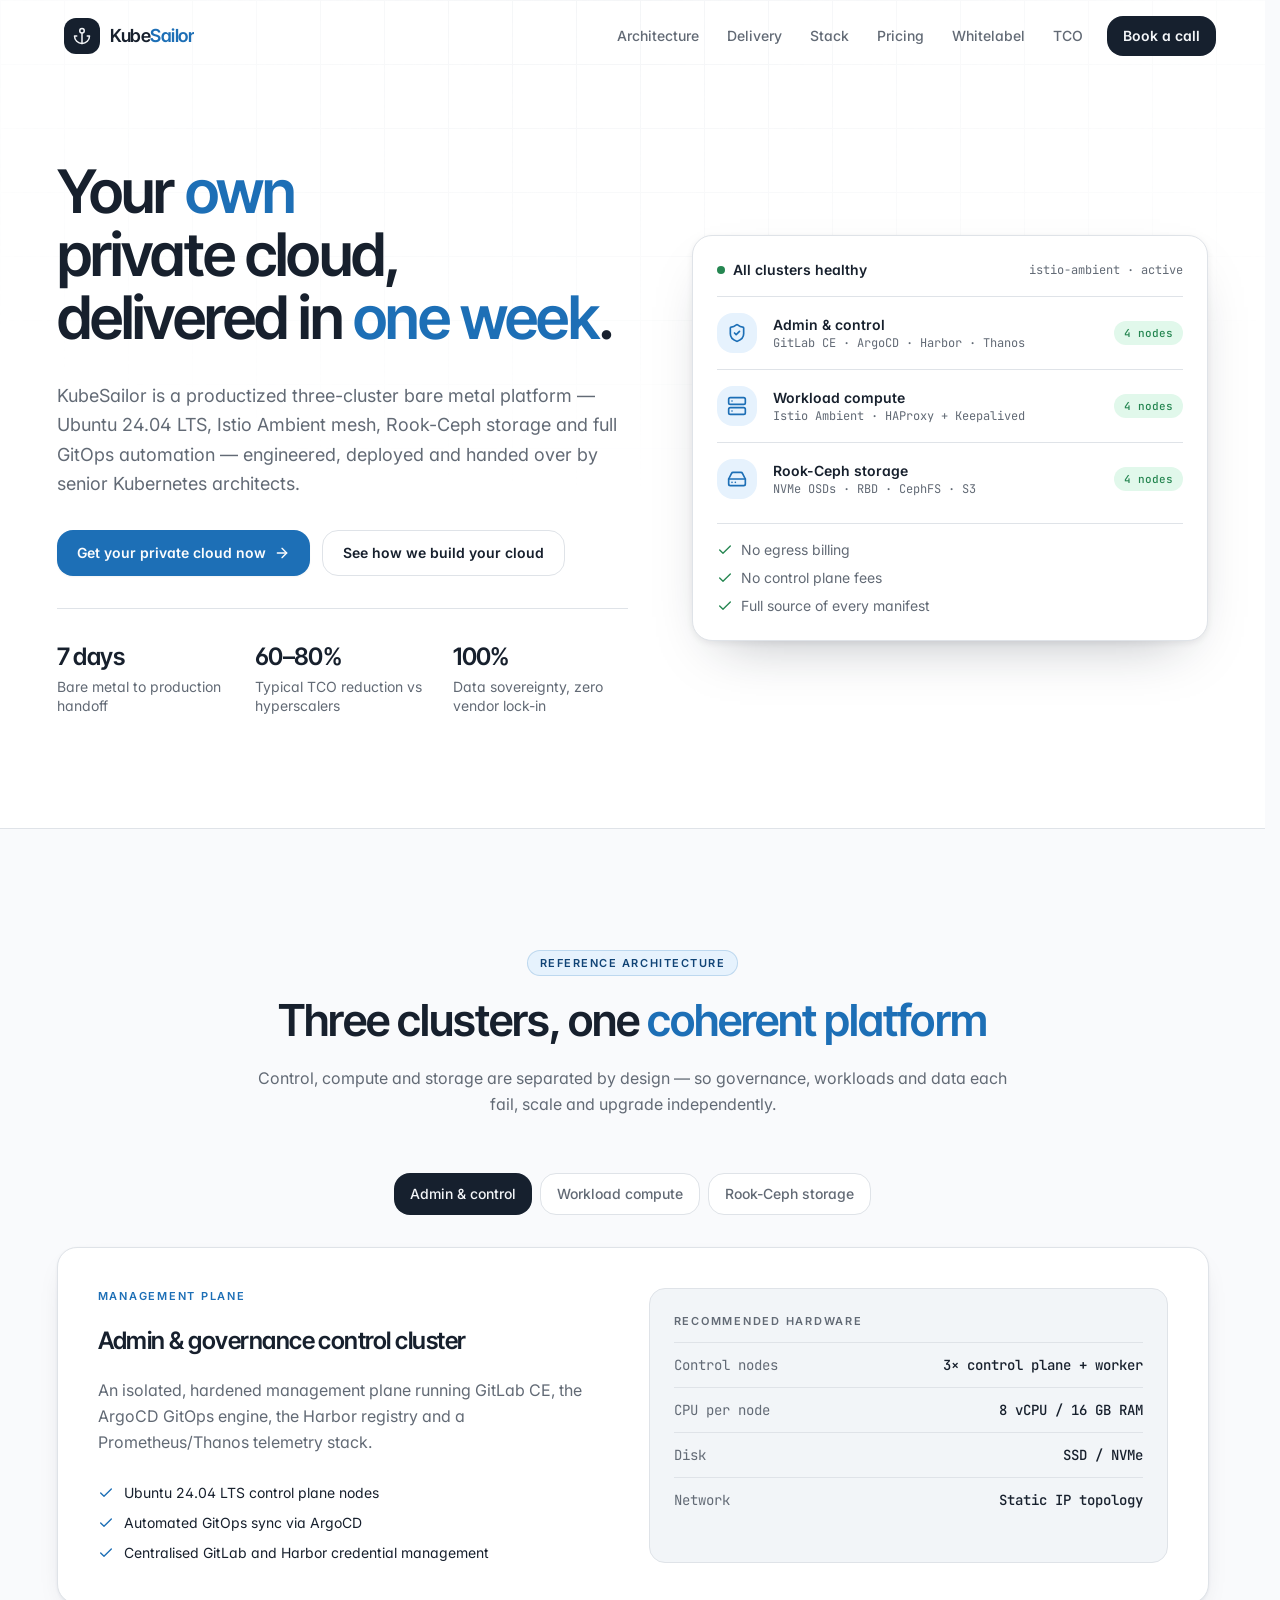
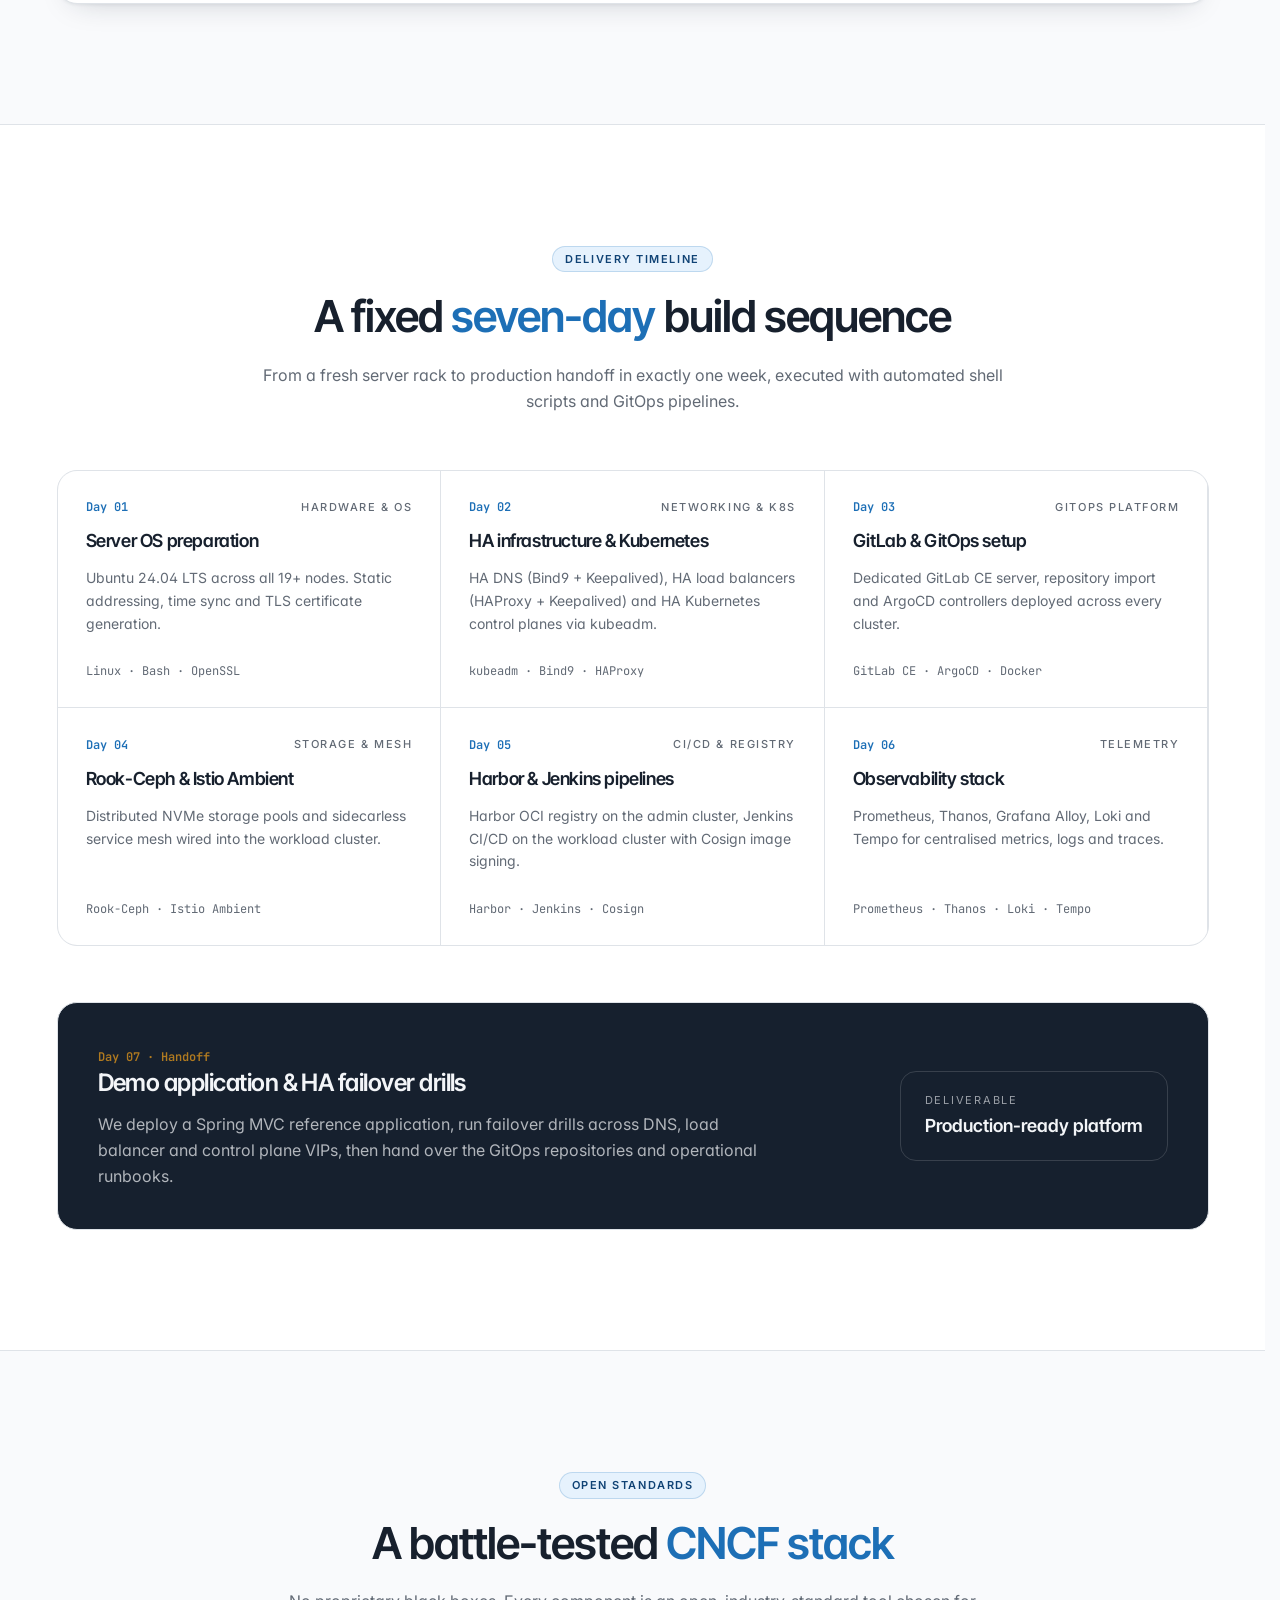
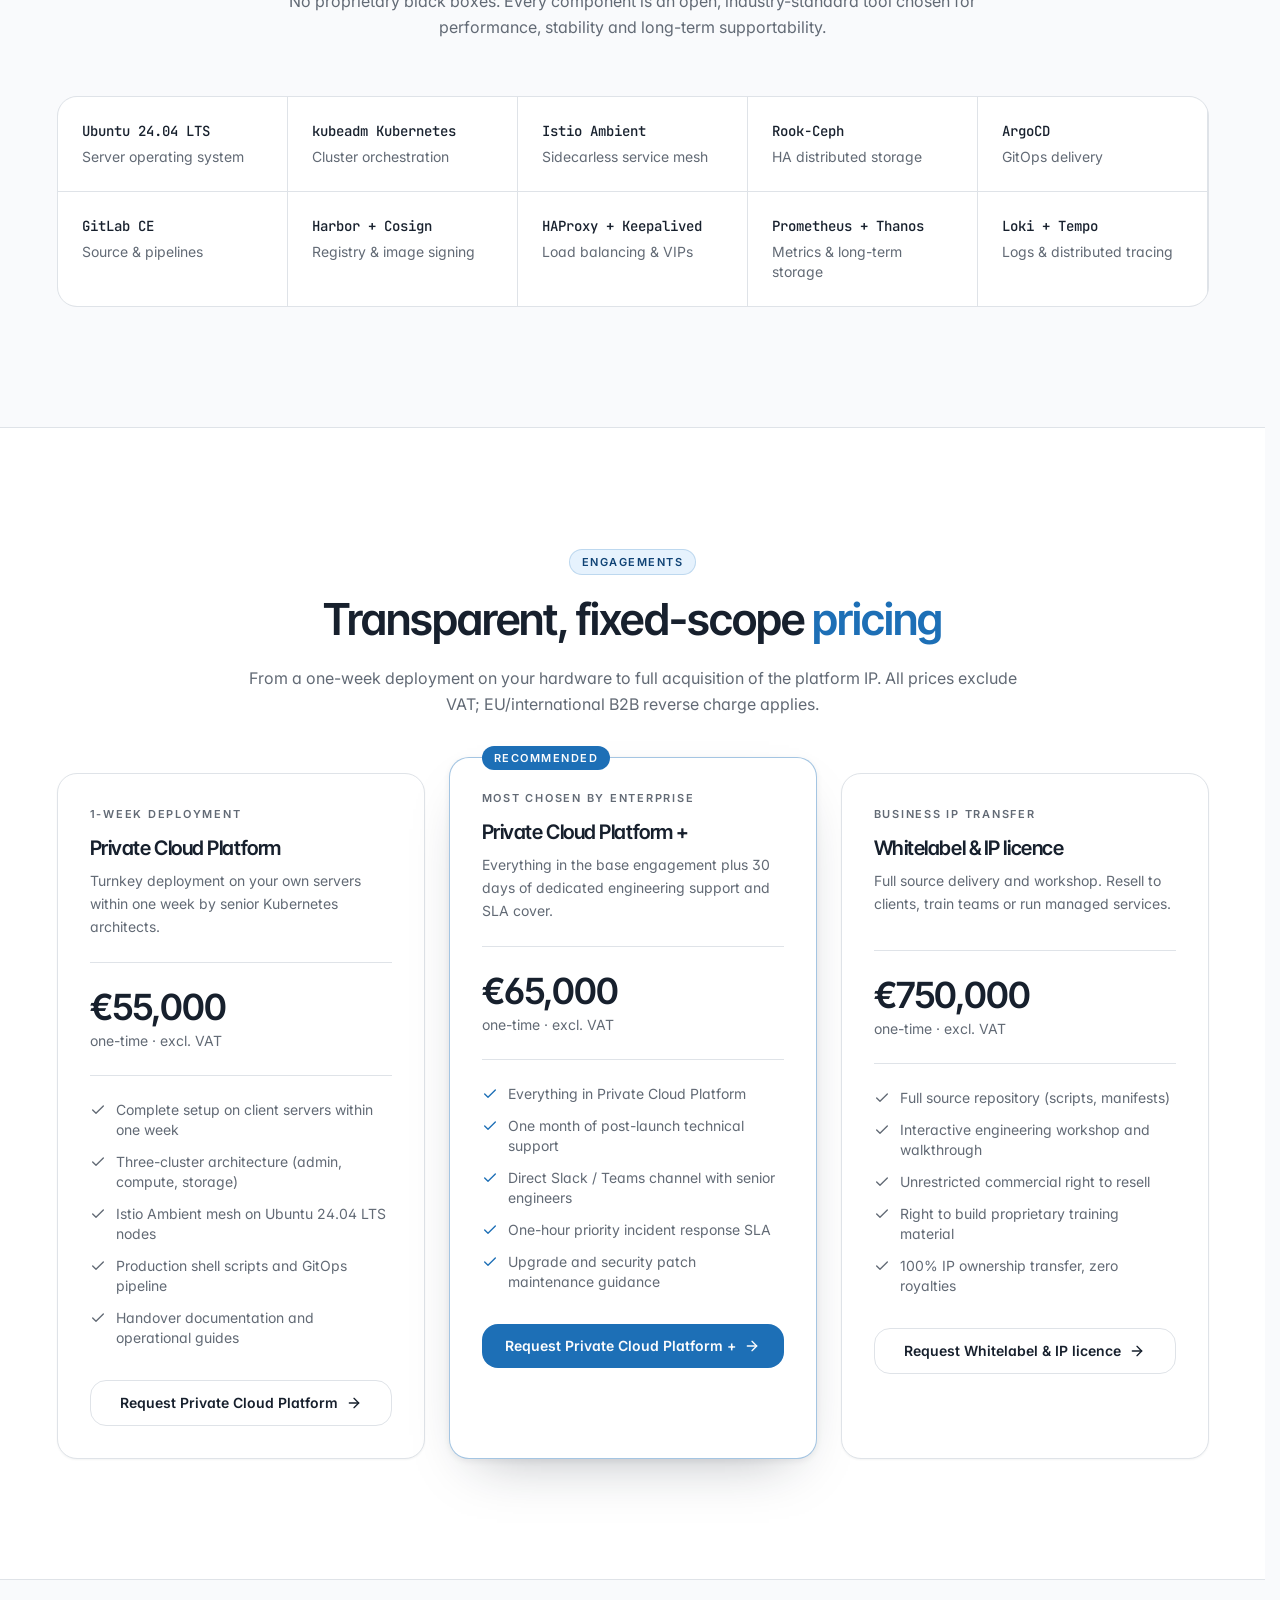
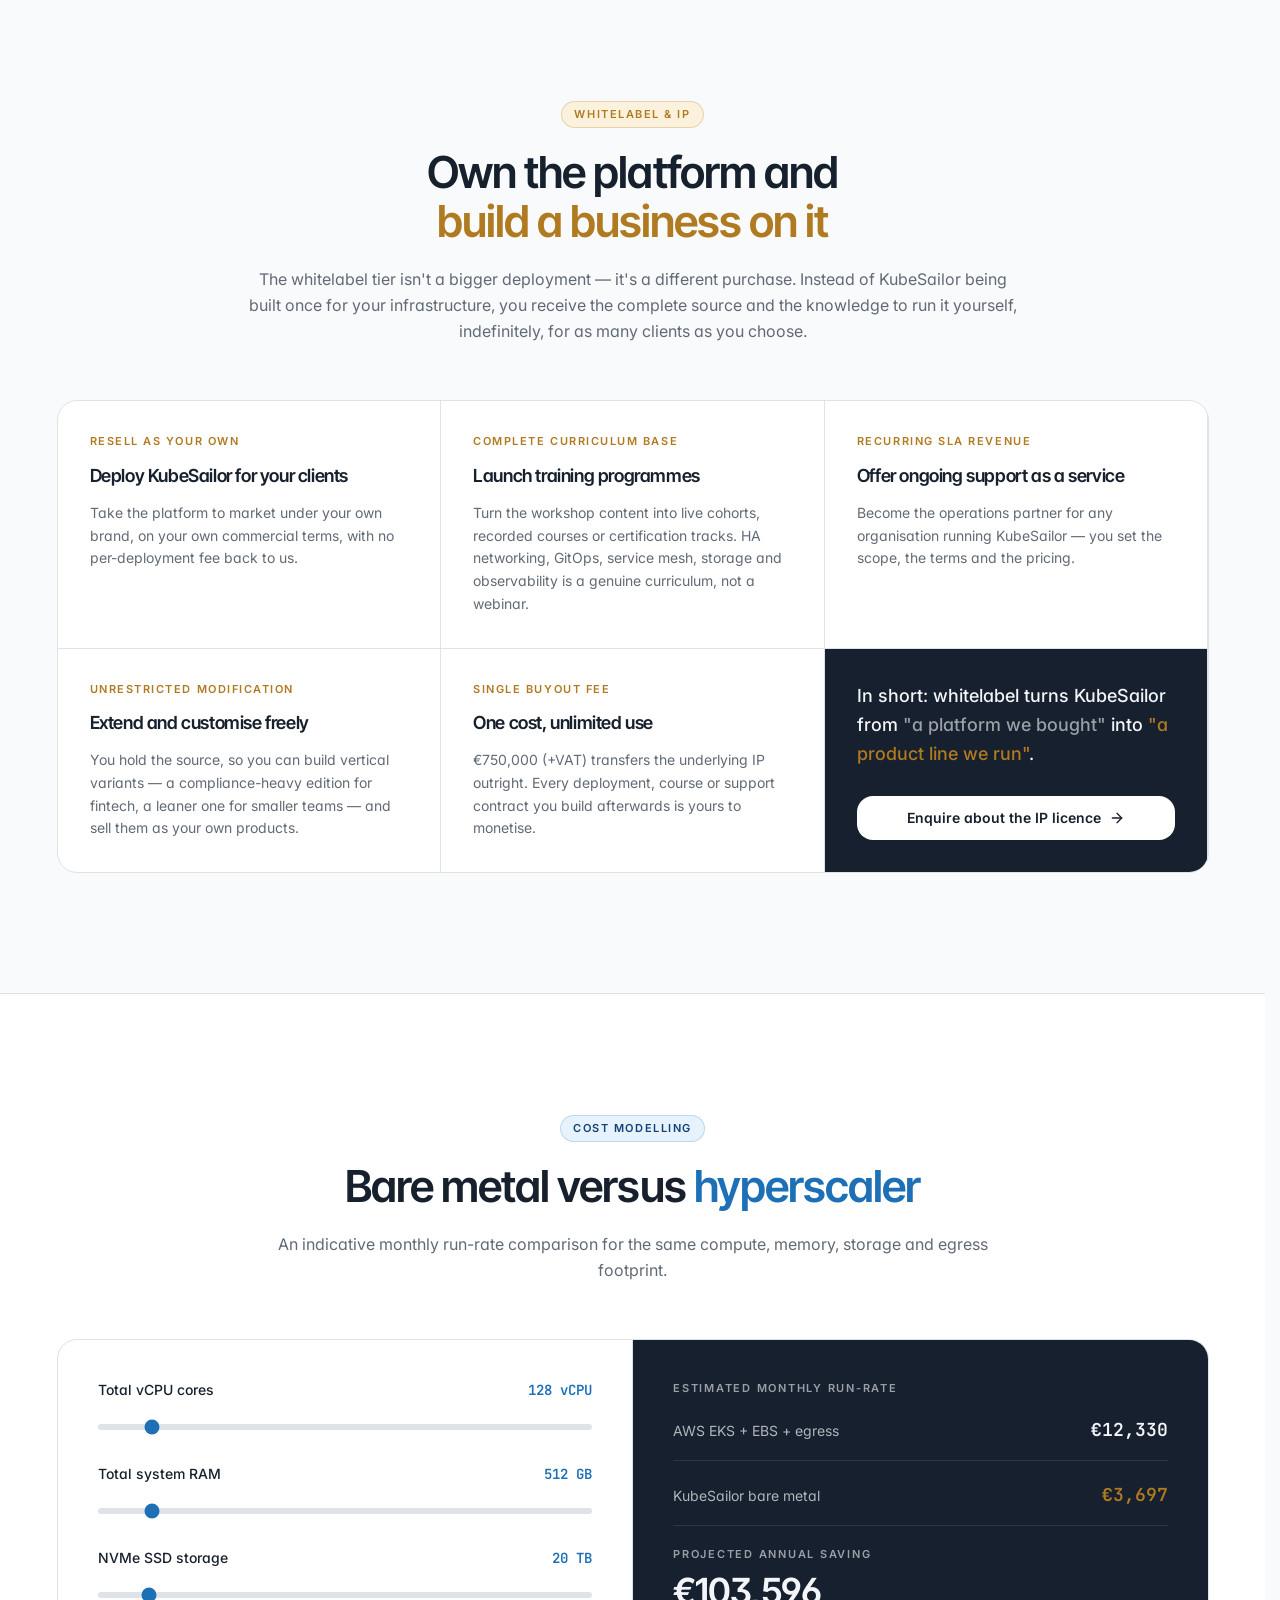
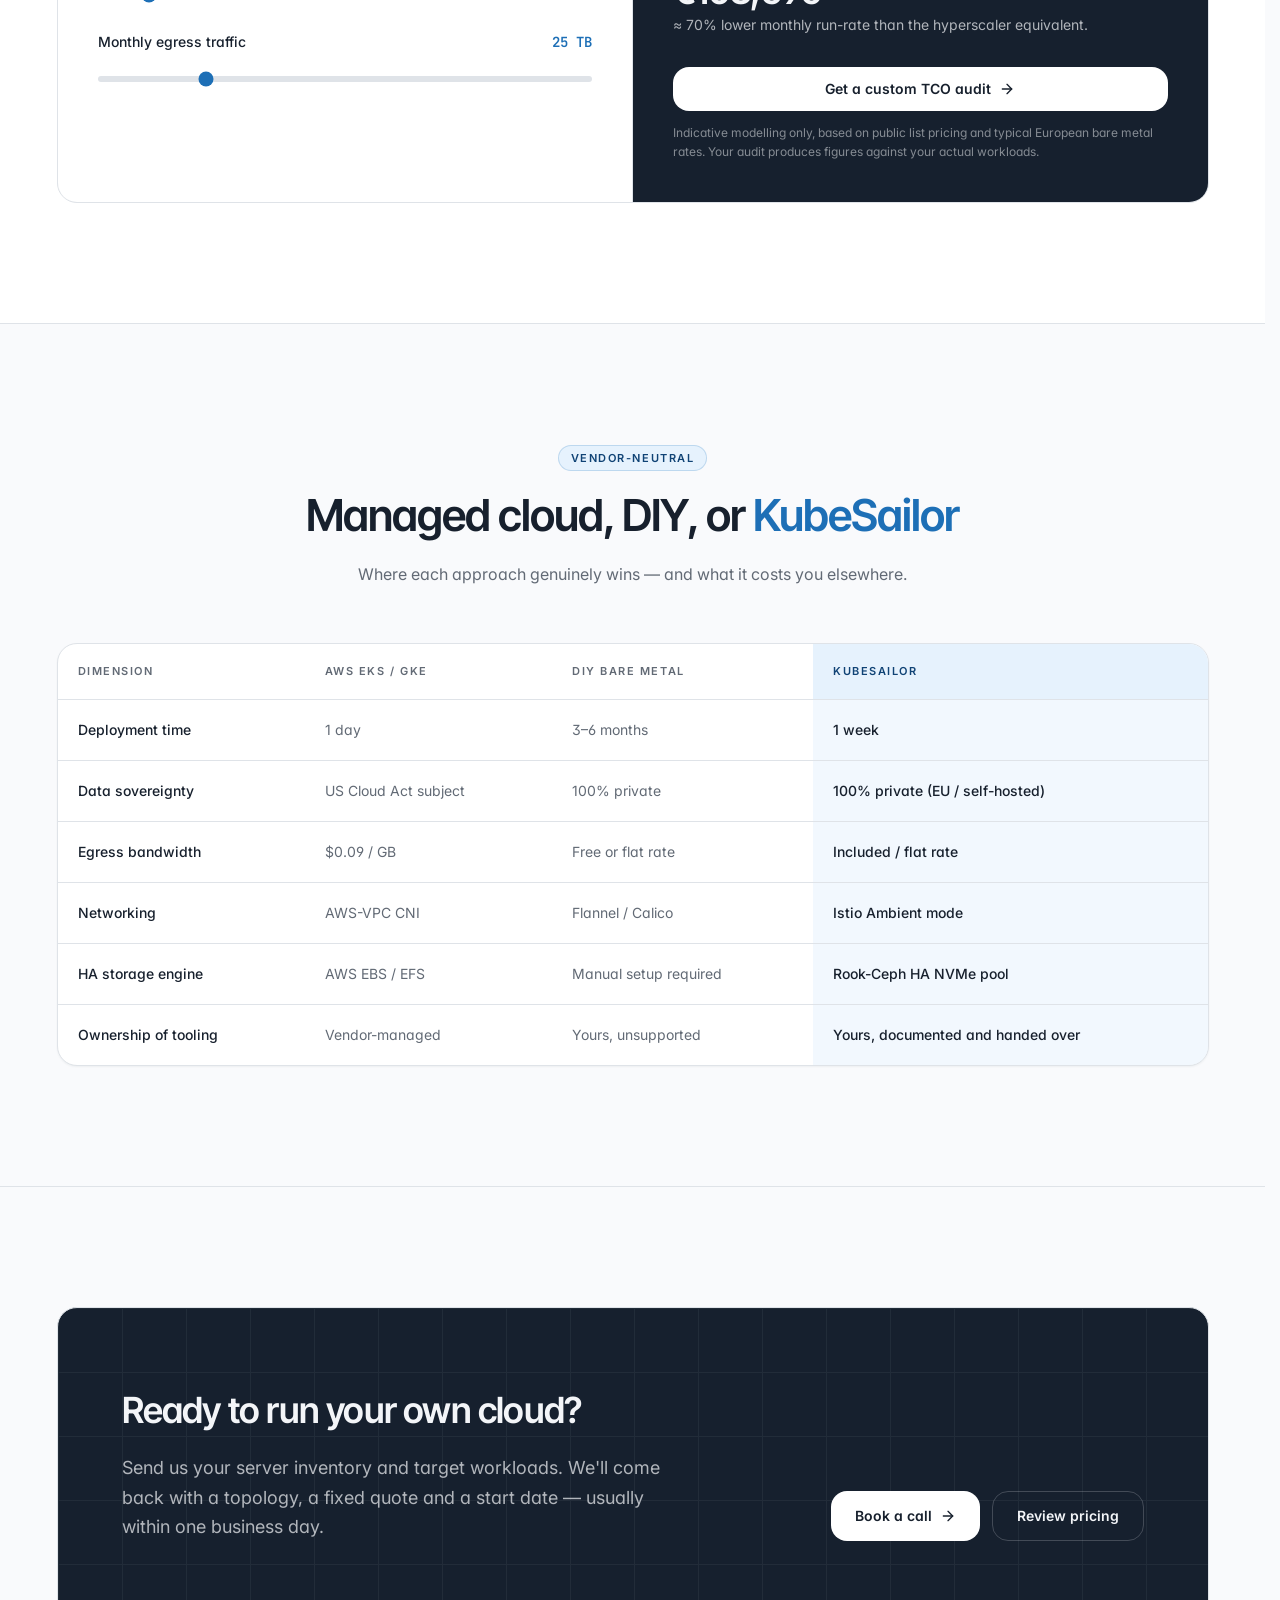
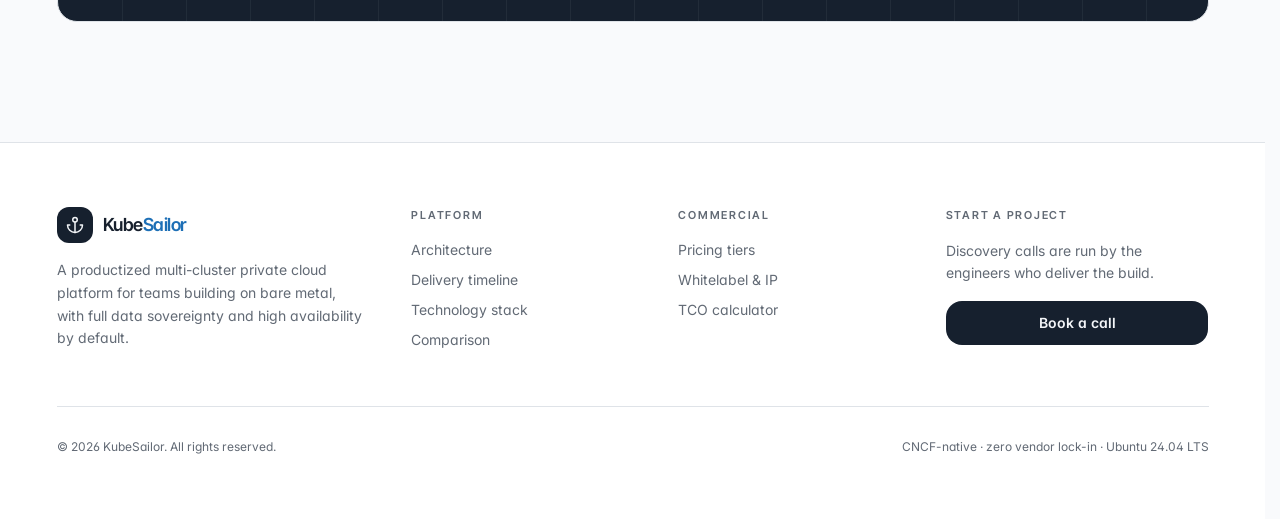
<file: index.html>
<!DOCTYPE html>
<html lang="en" class="scroll-smooth">

<head>
  <meta charset="utf-8">
  <meta name="viewport" content="width=device-width, initial-scale=1">
  <title>KubeSailor — Multi-Cluster Private Cloud on Bare Metal</title>
  <meta name="description"
    content="A productized three-cluster private cloud platform deployed on your bare metal in one week: Istio Ambient, Rook-Ceph, GitOps and full data sovereignty.">
  <meta name="author" content="KubeSailor">
  <meta property="og:title" content="KubeSailor — Multi-Cluster Private Cloud on Bare Metal">
  <meta property="og:description"
    content="A productized three-cluster bare metal platform: Istio Ambient, Rook-Ceph, GitOps automation and a fixed one-week delivery.">
  <meta property="og:type" content="website">
  <meta name="twitter:card" content="summary_large_image">
  <link rel="preconnect" href="https://fonts.googleapis.com">
  <link rel="preconnect" href="https://fonts.gstatic.com" crossorigin="anonymous">
  <link rel="stylesheet"
    href="https://fonts.googleapis.com/css2?family=Inter+Tight:wght@400;500;600;700&family=Inter:wght@400;500;600&family=JetBrains+Mono:wght@400;500&display=swap">
  <link rel="icon"
    href="data:image/svg+xml,<svg xmlns='http://www.w3.org/2000/svg' viewBox='0 0 24 24' fill='none' stroke='%23000' stroke-width='2' stroke-linecap='round' stroke-linejoin='round'><circle cx='12' cy='5' r='3'/><line x1='12' y1='22' x2='12' y2='8'/><path d='M5 12H2a10 10 0 0 0 20 0h-3'/></svg>"
    type="image/svg+xml">
  <link rel="stylesheet" href="css/styles.css">
</head>

<body class="bg-background text-foreground font-sans antialiased">

  <!-- PAGE REFRESH PRELOADER OVERLAY -->
  <div id="site-preloader"
    style="position: fixed; inset: 0; z-index: 99999; display: flex; flex-direction: column; align-items: center; justify-content: center; background-color: var(--color-background, #09090b); opacity: 1; transition: opacity 0.3s cubic-bezier(0.4, 0, 0.2, 1), visibility 0.3s cubic-bezier(0.4, 0, 0.2, 1);">
    <div style="display: flex; flex-direction: column; align-items: center; justify-content: center; gap: 1.25rem;">
      <div style="position: relative; display: flex; align-items: center; justify-content: center;">
        <div
          style="position: absolute; inset: -10px; border-radius: 1.25rem; background: var(--brand, #38bdf8); opacity: 0.35; filter: blur(14px); animation: preloaderPulse 1.5s ease-in-out infinite;">
        </div>
        <div
          style="position: relative; display: flex; height: 4.5rem; width: 4.5rem; shrink: 0; align-items: center; justify-content: center; border-radius: 1.25rem; background-color: var(--ink, #18181b); color: var(--ink-foreground, #fafafa); box-shadow: 0 12px 30px -5px rgba(0,0,0,0.6);">
          <svg xmlns="http://www.w3.org/2000/svg" width="36" height="36" viewBox="0 0 24 24" fill="none"
            stroke="currentColor" stroke-width="2" stroke-linecap="round" stroke-linejoin="round">
            <circle cx="12" cy="5" r="3" />
            <line x1="12" y1="22" x2="12" y2="8" />
            <path d="M5 12H2a10 10 0 0 0 20 0h-3" />
          </svg>
        </div>
      </div>
      <div
        style="display: flex; align-items: center; gap: 0.25rem; font-family: var(--font-display, 'Inter Tight', sans-serif); font-size: 1.5rem; font-weight: 700; letter-spacing: -0.025em; color: var(--color-foreground, #fafafa);">
        <span>Kube</span><span style="color: var(--brand, #38bdf8);">Sailor</span>
      </div>
      <div
        style="display: flex; align-items: center; gap: 0.5rem; color: var(--muted-foreground, #a1a1aa); font-size: 0.75rem; font-weight: 500; font-family: var(--font-sans, sans-serif);">
        <span
          style="width: 0.875rem; height: 0.875rem; border: 2px solid rgba(255,255,255,0.15); border-top-color: var(--brand, #38bdf8); border-radius: 50%; animation: preloaderSpin 0.75s linear infinite; display: inline-block;"></span>
        <span>Loading environment...</span>
      </div>
    </div>
  </div>

  <!-- SITE HEADER -->
  <header id="site-header" class="fixed inset-x-0 top-0 z-50 transition-colors duration-300 bg-transparent">
    <div class="container-page">
      <div class="grid h-18 grid-cols-[minmax(0,1fr)_auto] items-center gap-4 py-4 lg:flex lg:justify-between">
        <a href="#top" class="flex min-w-0 items-center gap-2.5">
          <span class="grid h-9 w-9 shrink-0 place-items-center rounded-lg bg-ink text-ink-foreground">
            <svg xmlns="http://www.w3.org/2000/svg" width="24" height="24" viewBox="0 0 24 24" fill="none"
              stroke="currentColor" stroke-width="2" stroke-linecap="round" stroke-linejoin="round" class="h-4.5 w-4.5">
              <circle cx="12" cy="5" r="3" />
              <line x1="12" y1="22" x2="12" y2="8" />
              <path d="M5 12H2a10 10 0 0 0 20 0h-3" />
            </svg>
          </span>
          <span class="truncate font-display text-lg font-semibold tracking-tight">
            Kube<span class="text-brand">Sailor</span>
          </span>
        </a>

        <div class="hidden items-center gap-3 lg:flex">
          <nav class="flex items-center gap-1">
            <a href="#architecture"
              class="rounded-lg px-3 py-2 text-sm font-medium text-muted-foreground transition hover:bg-surface-muted hover:text-foreground">Architecture</a>
            <a href="#blueprint"
              class="rounded-lg px-3 py-2 text-sm font-medium text-muted-foreground transition hover:bg-surface-muted hover:text-foreground">Delivery</a>
            <a href="#stack"
              class="rounded-lg px-3 py-2 text-sm font-medium text-muted-foreground transition hover:bg-surface-muted hover:text-foreground">Stack</a>
            <a href="#pricing"
              class="rounded-lg px-3 py-2 text-sm font-medium text-muted-foreground transition hover:bg-surface-muted hover:text-foreground">Pricing</a>
            <a href="#whitelabel"
              class="rounded-lg px-3 py-2 text-sm font-medium text-muted-foreground transition hover:bg-surface-muted hover:text-foreground">Whitelabel</a>
            <a href="#calculator"
              class="rounded-lg px-3 py-2 text-sm font-medium text-muted-foreground transition hover:bg-surface-muted hover:text-foreground">TCO</a>
          </nav>

          <button data-open-modal="Discovery call"
            class="cursor-pointer rounded-xl bg-ink px-4 py-2.5 text-sm font-semibold text-ink-foreground transition hover:bg-ink/90">
            Book a call
          </button>
        </div>

        <button id="mobile-menu-btn" aria-label="Toggle navigation"
          class="grid h-10 w-10 shrink-0 place-items-center rounded-xl border border-border bg-surface lg:hidden cursor-pointer">
          <svg id="menu-icon-open" xmlns="http://www.w3.org/2000/svg" width="24" height="24" viewBox="0 0 24 24"
            fill="none" stroke="currentColor" stroke-width="2" stroke-linecap="round" stroke-linejoin="round"
            class="h-5 w-5">
            <line x1="4" x2="20" y1="12" y2="12" />
            <line x1="4" x2="20" y1="6" y2="6" />
            <line x1="4" x2="20" y1="18" y2="18" />
          </svg>
          <svg id="menu-icon-close" xmlns="http://www.w3.org/2000/svg" width="24" height="24" viewBox="0 0 24 24"
            fill="none" stroke="currentColor" stroke-width="2" stroke-linecap="round" stroke-linejoin="round"
            class="h-5 w-5 hidden">
            <path d="M18 6 6 18" />
            <path d="m6 6 12 12" />
          </svg>
        </button>
      </div>
    </div>

    <!-- MOBILE MENU DROPDOWN -->
    <div id="mobile-menu" class="hidden border-t border-border bg-surface px-5 pb-6 pt-3 lg:hidden">
      <nav class="flex flex-col">
        <a href="#architecture"
          class="mobile-nav-link border-b border-border/60 py-3 text-sm font-medium text-muted-foreground">Architecture</a>
        <a href="#blueprint"
          class="mobile-nav-link border-b border-border/60 py-3 text-sm font-medium text-muted-foreground">Delivery</a>
        <a href="#stack"
          class="mobile-nav-link border-b border-border/60 py-3 text-sm font-medium text-muted-foreground">Stack</a>
        <a href="#pricing"
          class="mobile-nav-link border-b border-border/60 py-3 text-sm font-medium text-muted-foreground">Pricing</a>
        <a href="#whitelabel"
          class="mobile-nav-link border-b border-border/60 py-3 text-sm font-medium text-muted-foreground">Whitelabel</a>
        <a href="#calculator"
          class="mobile-nav-link border-b border-border/60 py-3 text-sm font-medium text-muted-foreground">TCO</a>
      </nav>
      <button data-open-modal="Discovery call"
        class="mobile-nav-link cursor-pointer mt-5 w-full rounded-xl bg-ink px-4 py-3 text-sm font-semibold text-ink-foreground">
        Book a call
      </button>
    </div>
  </header>

  <main>
    <!-- HERO SECTION -->
    <section id="top" class="relative overflow-hidden border-b border-border bg-surface pt-32 pb-20 lg:pt-40 lg:pb-28">
      <div
        class="pointer-events-none absolute inset-0 grid-lines opacity-[0.35] [mask-image:radial-gradient(70%_60%_at_50%_0%,black,transparent)]">
      </div>
      <div class="container-page relative">
        <div class="grid items-center gap-16 lg:grid-cols-[1.05fr_0.95fr]">
          <div class="min-w-0 space-y-8">
            <h1 class="text-4xl font-semibold leading-[1.05] tracking-[-0.03em] sm:text-5xl lg:text-6xl">
              Your <span class="text-brand">own</span> private cloud,<br class="hidden sm:block" /> delivered in <span
                class="text-brand">one week</span>.
            </h1>

            <p class="max-w-xl text-lg leading-relaxed text-muted-foreground">
              KubeSailor is a productized three-cluster bare metal platform — Ubuntu 24.04 LTS, Istio Ambient mesh,
              Rook-Ceph storage and full GitOps automation — engineered, deployed and handed over by senior Kubernetes
              architects.
            </p>

            <div class="flex flex-col gap-3 sm:flex-row">
              <button data-open-modal="Discovery call"
                class="cursor-pointer inline-flex items-center justify-center gap-2 rounded-xl bg-brand px-5 py-3 text-sm font-semibold text-primary-foreground transition hover:bg-brand-strong shadow-soft">
                Get your private cloud now
                <svg xmlns="http://www.w3.org/2000/svg" width="24" height="24" viewBox="0 0 24 24" fill="none"
                  stroke="currentColor" stroke-width="2" stroke-linecap="round" stroke-linejoin="round" class="h-4 w-4">
                  <path d="M5 12h14" />
                  <path d="m12 5 7 7-7 7" />
                </svg>
              </button>
              <a href="#blueprint">
                <button
                  class="cursor-pointer inline-flex items-center justify-center gap-2 rounded-xl border border-border bg-surface px-5 py-3 text-sm font-semibold text-foreground transition hover:border-foreground/25 hover:bg-surface-muted w-full sm:w-auto">
                  See how we build your cloud
                </button>
              </a>
            </div>

            <dl class="grid gap-6 border-t border-border pt-8 sm:grid-cols-3">
              <div>
                <dt class="font-display text-2xl font-semibold tracking-tight">7 days</dt>
                <dd class="mt-1 text-sm leading-snug text-muted-foreground">Bare metal to production handoff</dd>
              </div>
              <div>
                <dt class="font-display text-2xl font-semibold tracking-tight">60–80%</dt>
                <dd class="mt-1 text-sm leading-snug text-muted-foreground">Typical TCO reduction vs hyperscalers</dd>
              </div>
              <div>
                <dt class="font-display text-2xl font-semibold tracking-tight">100%</dt>
                <dd class="mt-1 text-sm leading-snug text-muted-foreground">Data sovereignty, zero vendor lock-in</dd>
              </div>
            </dl>
          </div>

          <div class="min-w-0 rounded-2xl border border-border bg-surface p-6 shadow-lift">
            <div class="flex items-center justify-between border-b border-border pb-4">
              <div class="flex items-center gap-2">
                <span class="h-2 w-2 rounded-full bg-success"></span>
                <span class="text-sm font-semibold">All clusters healthy</span>
              </div>
              <span class="hidden truncate font-mono text-xs text-muted-foreground sm:inline">
                istio-ambient · active
              </span>
            </div>

            <div class="divide-y divide-border">
              <div class="flex items-center gap-4 py-4">
                <span class="grid h-10 w-10 shrink-0 place-items-center rounded-xl bg-brand-soft text-brand">
                  <svg xmlns="http://www.w3.org/2000/svg" width="24" height="24" viewBox="0 0 24 24" fill="none"
                    stroke="currentColor" stroke-width="2" stroke-linecap="round" stroke-linejoin="round"
                    class="h-5 w-5">
                    <path
                      d="M20 13c0 5-3.5 7.5-7.66 8.95a1 1 0 0 1-.67-.01C7.5 20.5 4 18 4 13V6a1 1 0 0 1 1-1c2 0 4.5-1.2 6.24-2.72a1.17 1.17 0 0 1 1.52 0C14.51 3.81 17 5 19 5a1 1 0 0 1 1 1z" />
                    <path d="m9 12 2 2 4-4" />
                  </svg>
                </span>
                <div class="min-w-0 flex-1">
                  <p class="truncate text-sm font-semibold">Admin & control</p>
                  <p class="truncate font-mono text-xs text-muted-foreground">GitLab CE · ArgoCD · Harbor · Thanos</p>
                </div>
                <span
                  class="shrink-0 rounded-full bg-success-soft px-2.5 py-1 font-mono text-[11px] font-medium text-success">
                  4 nodes
                </span>
              </div>

              <div class="flex items-center gap-4 py-4">
                <span class="grid h-10 w-10 shrink-0 place-items-center rounded-xl bg-brand-soft text-brand">
                  <svg xmlns="http://www.w3.org/2000/svg" width="24" height="24" viewBox="0 0 24 24" fill="none"
                    stroke="currentColor" stroke-width="2" stroke-linecap="round" stroke-linejoin="round"
                    class="h-5 w-5">
                    <rect width="20" height="8" x="2" y="2" rx="2" ry="2" />
                    <rect width="20" height="8" x="2" y="14" rx="2" ry="2" />
                    <line x1="6" x2="6.01" y1="6" y2="6" />
                    <line x1="6" x2="6.01" y1="18" y2="18" />
                  </svg>
                </span>
                <div class="min-w-0 flex-1">
                  <p class="truncate text-sm font-semibold">Workload compute</p>
                  <p class="truncate font-mono text-xs text-muted-foreground">Istio Ambient · HAProxy + Keepalived</p>
                </div>
                <span
                  class="shrink-0 rounded-full bg-success-soft px-2.5 py-1 font-mono text-[11px] font-medium text-success">
                  4 nodes
                </span>
              </div>

              <div class="flex items-center gap-4 py-4">
                <span class="grid h-10 w-10 shrink-0 place-items-center rounded-xl bg-brand-soft text-brand">
                  <svg xmlns="http://www.w3.org/2000/svg" width="24" height="24" viewBox="0 0 24 24" fill="none"
                    stroke="currentColor" stroke-width="2" stroke-linecap="round" stroke-linejoin="round"
                    class="h-5 w-5">
                    <line x1="22" x2="2" y1="12" y2="12" />
                    <path
                      d="M5.45 5.11 2 12v6a2 2 0 0 0 2 2h16a2 2 0 0 0 2-2v-6l-3.45-6.89A2 2 0 0 0 16.76 4H7.24a2 2 0 0 0-1.79 1.11z" />
                    <line x1="6" x2="6.01" y1="16" y2="16" />
                    <line x1="10" x2="10.01" y1="16" y2="16" />
                  </svg>
                </span>
                <div class="min-w-0 flex-1">
                  <p class="truncate text-sm font-semibold">Rook-Ceph storage</p>
                  <p class="truncate font-mono text-xs text-muted-foreground">NVMe OSDs · RBD · CephFS · S3</p>
                </div>
                <span
                  class="shrink-0 rounded-full bg-success-soft px-2.5 py-1 font-mono text-[11px] font-medium text-success">
                  4 nodes
                </span>
              </div>
            </div>

            <div class="mt-2 grid gap-2 border-t border-border pt-4 text-sm text-muted-foreground">
              <p class="flex items-center gap-2">
                <svg xmlns="http://www.w3.org/2000/svg" width="24" height="24" viewBox="0 0 24 24" fill="none"
                  stroke="currentColor" stroke-width="2" stroke-linecap="round" stroke-linejoin="round"
                  class="h-4 w-4 shrink-0 text-success">
                  <path d="M20 6 9 17l-5-5" />
                </svg>
                No egress billing
              </p>
              <p class="flex items-center gap-2">
                <svg xmlns="http://www.w3.org/2000/svg" width="24" height="24" viewBox="0 0 24 24" fill="none"
                  stroke="currentColor" stroke-width="2" stroke-linecap="round" stroke-linejoin="round"
                  class="h-4 w-4 shrink-0 text-success">
                  <path d="M20 6 9 17l-5-5" />
                </svg>
                No control plane fees
              </p>
              <p class="flex items-center gap-2">
                <svg xmlns="http://www.w3.org/2000/svg" width="24" height="24" viewBox="0 0 24 24" fill="none"
                  stroke="currentColor" stroke-width="2" stroke-linecap="round" stroke-linejoin="round"
                  class="h-4 w-4 shrink-0 text-success">
                  <path d="M20 6 9 17l-5-5" />
                </svg>
                Full source of every manifest
              </p>
            </div>
          </div>
        </div>
      </div>
    </section>

    <!-- ARCHITECTURE SECTION -->
    <section id="architecture" class="section-y border-b border-border bg-background">
      <div class="container-page space-y-14">
        <div class="max-w-3xl space-y-5 mx-auto text-center">
          <span
            class="inline-flex items-center gap-2 rounded-full border px-3 py-1 text-[11px] font-semibold uppercase tracking-[0.14em] border-brand/20 bg-brand-soft text-accent-foreground">
            Reference architecture
          </span>
          <h2 class="text-3xl font-semibold leading-[1.12] sm:text-4xl lg:text-[2.75rem]">
            Three clusters, one <span class="text-brand">coherent platform</span>
          </h2>
          <p class="text-base leading-relaxed text-muted-foreground">
            Control, compute and storage are separated by design — so governance, workloads and data each fail, scale
            and upgrade independently.
          </p>
        </div>

        <div class="space-y-8">
          <div class="flex flex-wrap justify-center gap-2">
            <button data-arch-tab="admin"
              class="arch-tab-btn cursor-pointer rounded-xl px-4 py-2.5 text-sm font-medium transition bg-ink text-ink-foreground">Admin
              & control</button>
            <button data-arch-tab="compute"
              class="arch-tab-btn cursor-pointer rounded-xl px-4 py-2.5 text-sm font-medium transition border border-border bg-surface text-muted-foreground hover:text-foreground">Workload
              compute</button>
            <button data-arch-tab="storage"
              class="arch-tab-btn cursor-pointer rounded-xl px-4 py-2.5 text-sm font-medium transition border border-border bg-surface text-muted-foreground hover:text-foreground">Rook-Ceph
              storage</button>
          </div>

          <div class="grid gap-8 rounded-2xl border border-border bg-surface p-8 shadow-card lg:grid-cols-2 lg:p-10">
            <div class="space-y-5">
              <p id="arch-kicker" class="text-[11px] font-semibold uppercase tracking-[0.16em] text-brand">Management
                plane</p>
              <h3 id="arch-title" class="text-2xl font-semibold">Admin & governance control cluster</h3>
              <p id="arch-body" class="leading-relaxed text-muted-foreground">An isolated, hardened management plane
                running GitLab CE, the ArgoCD GitOps engine, the Harbor registry and a Prometheus/Thanos telemetry
                stack.</p>
              <ul id="arch-points" class="space-y-2.5 pt-2">
                <li class="flex items-start gap-2.5 text-sm">
                  <svg xmlns="http://www.w3.org/2000/svg" width="24" height="24" viewBox="0 0 24 24" fill="none"
                    stroke="currentColor" stroke-width="2" stroke-linecap="round" stroke-linejoin="round"
                    class="mt-0.5 h-4 w-4 shrink-0 text-brand">
                    <path d="M20 6 9 17l-5-5" />
                  </svg>
                  <span>Ubuntu 24.04 LTS control plane nodes</span>
                </li>
                <li class="flex items-start gap-2.5 text-sm">
                  <svg xmlns="http://www.w3.org/2000/svg" width="24" height="24" viewBox="0 0 24 24" fill="none"
                    stroke="currentColor" stroke-width="2" stroke-linecap="round" stroke-linejoin="round"
                    class="mt-0.5 h-4 w-4 shrink-0 text-brand">
                    <path d="M20 6 9 17l-5-5" />
                  </svg>
                  <span>Automated GitOps sync via ArgoCD</span>
                </li>
                <li class="flex items-start gap-2.5 text-sm">
                  <svg xmlns="http://www.w3.org/2000/svg" width="24" height="24" viewBox="0 0 24 24" fill="none"
                    stroke="currentColor" stroke-width="2" stroke-linecap="round" stroke-linejoin="round"
                    class="mt-0.5 h-4 w-4 shrink-0 text-brand">
                    <path d="M20 6 9 17l-5-5" />
                  </svg>
                  <span>Centralised GitLab and Harbor credential management</span>
                </li>
              </ul>
            </div>

            <div class="rounded-xl border border-border bg-surface-muted p-6">
              <p
                class="border-b border-border pb-3 text-[11px] font-semibold uppercase tracking-[0.16em] text-muted-foreground">
                Recommended hardware</p>
              <dl id="arch-specs" class="divide-y divide-border font-mono text-sm">
                <div class="flex items-baseline justify-between gap-6 py-3">
                  <dt class="text-muted-foreground">Control nodes</dt>
                  <dd class="text-right font-medium">3× control plane + worker</dd>
                </div>
                <div class="flex items-baseline justify-between gap-6 py-3">
                  <dt class="text-muted-foreground">CPU per node</dt>
                  <dd class="text-right font-medium">8 vCPU / 16 GB RAM</dd>
                </div>
                <div class="flex items-baseline justify-between gap-6 py-3">
                  <dt class="text-muted-foreground">Disk</dt>
                  <dd class="text-right font-medium">SSD / NVMe</dd>
                </div>
                <div class="flex items-baseline justify-between gap-6 py-3">
                  <dt class="text-muted-foreground">Network</dt>
                  <dd class="text-right font-medium">Static IP topology</dd>
                </div>
              </dl>
            </div>
          </div>
        </div>
      </div>
    </section>

    <!-- BLUEPRINT SECTION -->
    <section id="blueprint" class="section-y border-b border-border bg-surface">
      <div class="container-page space-y-14">
        <div class="max-w-3xl space-y-5 mx-auto text-center">
          <span
            class="inline-flex items-center gap-2 rounded-full border px-3 py-1 text-[11px] font-semibold uppercase tracking-[0.14em] border-brand/20 bg-brand-soft text-accent-foreground">
            Delivery timeline
          </span>
          <h2 class="text-3xl font-semibold leading-[1.12] sm:text-4xl lg:text-[2.75rem]">
            A fixed <span class="text-brand">seven-day</span> build sequence
          </h2>
          <p class="text-base leading-relaxed text-muted-foreground">
            From a fresh server rack to production handoff in exactly one week, executed with automated shell scripts
            and GitOps pipelines.
          </p>
        </div>

        <div
          class="grid gap-px overflow-hidden rounded-2xl border border-border bg-border sm:grid-cols-2 lg:grid-cols-3">
          <article class="flex flex-col gap-3 bg-surface p-7">
            <div class="flex items-center justify-between">
              <span class="font-mono text-xs font-semibold text-brand">Day 01</span>
              <span class="text-[11px] font-medium uppercase tracking-[0.14em] text-muted-foreground">Hardware &
                OS</span>
            </div>
            <h3 class="text-lg font-semibold">Server OS preparation</h3>
            <p class="text-sm leading-relaxed text-muted-foreground">Ubuntu 24.04 LTS across all 19+ nodes. Static
              addressing, time sync and TLS certificate generation.</p>
            <p class="mt-auto pt-4 font-mono text-xs text-muted-foreground">Linux · Bash · OpenSSL</p>
          </article>

          <article class="flex flex-col gap-3 bg-surface p-7">
            <div class="flex items-center justify-between">
              <span class="font-mono text-xs font-semibold text-brand">Day 02</span>
              <span class="text-[11px] font-medium uppercase tracking-[0.14em] text-muted-foreground">Networking &
                K8s</span>
            </div>
            <h3 class="text-lg font-semibold">HA infrastructure & Kubernetes</h3>
            <p class="text-sm leading-relaxed text-muted-foreground">HA DNS (Bind9 + Keepalived), HA load balancers
              (HAProxy + Keepalived) and HA Kubernetes control planes via kubeadm.</p>
            <p class="mt-auto pt-4 font-mono text-xs text-muted-foreground">kubeadm · Bind9 · HAProxy</p>
          </article>

          <article class="flex flex-col gap-3 bg-surface p-7">
            <div class="flex items-center justify-between">
              <span class="font-mono text-xs font-semibold text-brand">Day 03</span>
              <span class="text-[11px] font-medium uppercase tracking-[0.14em] text-muted-foreground">GitOps
                platform</span>
            </div>
            <h3 class="text-lg font-semibold">GitLab & GitOps setup</h3>
            <p class="text-sm leading-relaxed text-muted-foreground">Dedicated GitLab CE server, repository import and
              ArgoCD controllers deployed across every cluster.</p>
            <p class="mt-auto pt-4 font-mono text-xs text-muted-foreground">GitLab CE · ArgoCD · Docker</p>
          </article>

          <article class="flex flex-col gap-3 bg-surface p-7">
            <div class="flex items-center justify-between">
              <span class="font-mono text-xs font-semibold text-brand">Day 04</span>
              <span class="text-[11px] font-medium uppercase tracking-[0.14em] text-muted-foreground">Storage &
                mesh</span>
            </div>
            <h3 class="text-lg font-semibold">Rook-Ceph & Istio Ambient</h3>
            <p class="text-sm leading-relaxed text-muted-foreground">Distributed NVMe storage pools and sidecarless
              service mesh wired into the workload cluster.</p>
            <p class="mt-auto pt-4 font-mono text-xs text-muted-foreground">Rook-Ceph · Istio Ambient</p>
          </article>

          <article class="flex flex-col gap-3 bg-surface p-7">
            <div class="flex items-center justify-between">
              <span class="font-mono text-xs font-semibold text-brand">Day 05</span>
              <span class="text-[11px] font-medium uppercase tracking-[0.14em] text-muted-foreground">CI/CD &
                registry</span>
            </div>
            <h3 class="text-lg font-semibold">Harbor & Jenkins pipelines</h3>
            <p class="text-sm leading-relaxed text-muted-foreground">Harbor OCI registry on the admin cluster, Jenkins
              CI/CD on the workload cluster with Cosign image signing.</p>
            <p class="mt-auto pt-4 font-mono text-xs text-muted-foreground">Harbor · Jenkins · Cosign</p>
          </article>

          <article class="flex flex-col gap-3 bg-surface p-7">
            <div class="flex items-center justify-between">
              <span class="font-mono text-xs font-semibold text-brand">Day 06</span>
              <span class="text-[11px] font-medium uppercase tracking-[0.14em] text-muted-foreground">Telemetry</span>
            </div>
            <h3 class="text-lg font-semibold">Observability stack</h3>
            <p class="text-sm leading-relaxed text-muted-foreground">Prometheus, Thanos, Grafana Alloy, Loki and Tempo
              for centralised metrics, logs and traces.</p>
            <p class="mt-auto pt-4 font-mono text-xs text-muted-foreground">Prometheus · Thanos · Loki · Tempo</p>
          </article>
        </div>

        <div
          class="flex flex-col gap-6 rounded-2xl border border-border bg-ink p-8 text-ink-foreground lg:flex-row lg:items-center lg:justify-between lg:p-10">
          <div class="max-w-2xl space-y-3">
            <span class="font-mono text-xs font-semibold text-gold">Day 07 · Handoff</span>
            <h3 class="text-2xl font-semibold">Demo application & HA failover drills</h3>
            <p class="leading-relaxed text-ink-foreground/70">
              We deploy a Spring MVC reference application, run failover drills across DNS, load balancer and control
              plane VIPs, then hand over the GitOps repositories and operational runbooks.
            </p>
          </div>
          <div class="shrink-0 rounded-xl border border-ink-foreground/15 px-6 py-5">
            <p class="text-[11px] uppercase tracking-[0.16em] text-ink-foreground/60">Deliverable</p>
            <p class="mt-1 font-display text-lg font-semibold">Production-ready platform</p>
          </div>
        </div>
      </div>
    </section>

    <!-- TECH STACK SECTION -->
    <section id="stack" class="section-y border-b border-border bg-background">
      <div class="container-page space-y-14">
        <div class="max-w-3xl space-y-5 mx-auto text-center">
          <span
            class="inline-flex items-center gap-2 rounded-full border px-3 py-1 text-[11px] font-semibold uppercase tracking-[0.14em] border-brand/20 bg-brand-soft text-accent-foreground">
            Open standards
          </span>
          <h2 class="text-3xl font-semibold leading-[1.12] sm:text-4xl lg:text-[2.75rem]">
            A battle-tested <span class="text-brand">CNCF stack</span>
          </h2>
          <p class="text-base leading-relaxed text-muted-foreground">
            No proprietary black boxes. Every component is an open, industry-standard tool chosen for performance,
            stability and long-term supportability.
          </p>
        </div>

        <div
          class="grid gap-px overflow-hidden rounded-2xl border border-border bg-border sm:grid-cols-2 lg:grid-cols-5">
          <div class="bg-surface p-6">
            <p class="font-mono text-sm font-medium">Ubuntu 24.04 LTS</p>
            <p class="mt-1.5 text-sm text-muted-foreground">Server operating system</p>
          </div>
          <div class="bg-surface p-6">
            <p class="font-mono text-sm font-medium">kubeadm Kubernetes</p>
            <p class="mt-1.5 text-sm text-muted-foreground">Cluster orchestration</p>
          </div>
          <div class="bg-surface p-6">
            <p class="font-mono text-sm font-medium">Istio Ambient</p>
            <p class="mt-1.5 text-sm text-muted-foreground">Sidecarless service mesh</p>
          </div>
          <div class="bg-surface p-6">
            <p class="font-mono text-sm font-medium">Rook-Ceph</p>
            <p class="mt-1.5 text-sm text-muted-foreground">HA distributed storage</p>
          </div>
          <div class="bg-surface p-6">
            <p class="font-mono text-sm font-medium">ArgoCD</p>
            <p class="mt-1.5 text-sm text-muted-foreground">GitOps delivery</p>
          </div>
          <div class="bg-surface p-6">
            <p class="font-mono text-sm font-medium">GitLab CE</p>
            <p class="mt-1.5 text-sm text-muted-foreground">Source & pipelines</p>
          </div>
          <div class="bg-surface p-6">
            <p class="font-mono text-sm font-medium">Harbor + Cosign</p>
            <p class="mt-1.5 text-sm text-muted-foreground">Registry & image signing</p>
          </div>
          <div class="bg-surface p-6">
            <p class="font-mono text-sm font-medium">HAProxy + Keepalived</p>
            <p class="mt-1.5 text-sm text-muted-foreground">Load balancing & VIPs</p>
          </div>
          <div class="bg-surface p-6">
            <p class="font-mono text-sm font-medium">Prometheus + Thanos</p>
            <p class="mt-1.5 text-sm text-muted-foreground">Metrics & long-term storage</p>
          </div>
          <div class="bg-surface p-6">
            <p class="font-mono text-sm font-medium">Loki + Tempo</p>
            <p class="mt-1.5 text-sm text-muted-foreground">Logs & distributed tracing</p>
          </div>
        </div>
      </div>
    </section>

    <!-- PRICING SECTION -->
    <section id="pricing" class="section-y border-b border-border bg-surface">
      <div class="container-page space-y-14">
        <div class="max-w-3xl space-y-5 mx-auto text-center">
          <span
            class="inline-flex items-center gap-2 rounded-full border px-3 py-1 text-[11px] font-semibold uppercase tracking-[0.14em] border-brand/20 bg-brand-soft text-accent-foreground">
            Engagements
          </span>
          <h2 class="text-3xl font-semibold leading-[1.12] sm:text-4xl lg:text-[2.75rem]">
            Transparent, fixed-scope <span class="text-brand">pricing</span>
          </h2>
          <p class="text-base leading-relaxed text-muted-foreground">
            From a one-week deployment on your hardware to full acquisition of the platform IP. All prices exclude VAT;
            EU/international B2B reverse charge applies.
          </p>
        </div>

        <div class="grid items-stretch gap-6 lg:grid-cols-3">
          <!-- TIER 1 -->
          <div class="relative flex flex-col rounded-2xl border bg-surface p-8 border-border shadow-soft">
            <p class="text-[11px] font-semibold uppercase tracking-[0.16em] text-muted-foreground">1-week deployment</p>
            <h3 class="mt-3 text-xl font-semibold">Private Cloud Platform</h3>
            <p class="mt-2 min-h-[3.5rem] text-sm leading-relaxed text-muted-foreground">
              Turnkey deployment on your own servers within one week by senior Kubernetes architects.
            </p>
            <div class="mt-6 border-y border-border py-6">
              <p class="font-display text-4xl font-semibold tracking-tight">€55,000</p>
              <p class="mt-1 text-sm text-muted-foreground">one-time · excl. VAT</p>
            </div>
            <ul class="mt-6 space-y-3 text-sm">
              <li class="flex items-start gap-2.5">
                <svg xmlns="http://www.w3.org/2000/svg" width="24" height="24" viewBox="0 0 24 24" fill="none"
                  stroke="currentColor" stroke-width="2" stroke-linecap="round" stroke-linejoin="round"
                  class="mt-0.5 h-4 w-4 shrink-0 text-muted-foreground">
                  <path d="M20 6 9 17l-5-5" />
                </svg>
                <span class="text-muted-foreground">Complete setup on client servers within one week</span>
              </li>
              <li class="flex items-start gap-2.5">
                <svg xmlns="http://www.w3.org/2000/svg" width="24" height="24" viewBox="0 0 24 24" fill="none"
                  stroke="currentColor" stroke-width="2" stroke-linecap="round" stroke-linejoin="round"
                  class="mt-0.5 h-4 w-4 shrink-0 text-muted-foreground">
                  <path d="M20 6 9 17l-5-5" />
                </svg>
                <span class="text-muted-foreground">Three-cluster architecture (admin, compute, storage)</span>
              </li>
              <li class="flex items-start gap-2.5">
                <svg xmlns="http://www.w3.org/2000/svg" width="24" height="24" viewBox="0 0 24 24" fill="none"
                  stroke="currentColor" stroke-width="2" stroke-linecap="round" stroke-linejoin="round"
                  class="mt-0.5 h-4 w-4 shrink-0 text-muted-foreground">
                  <path d="M20 6 9 17l-5-5" />
                </svg>
                <span class="text-muted-foreground">Istio Ambient mesh on Ubuntu 24.04 LTS nodes</span>
              </li>
              <li class="flex items-start gap-2.5">
                <svg xmlns="http://www.w3.org/2000/svg" width="24" height="24" viewBox="0 0 24 24" fill="none"
                  stroke="currentColor" stroke-width="2" stroke-linecap="round" stroke-linejoin="round"
                  class="mt-0.5 h-4 w-4 shrink-0 text-muted-foreground">
                  <path d="M20 6 9 17l-5-5" />
                </svg>
                <span class="text-muted-foreground">Production shell scripts and GitOps pipeline</span>
              </li>
              <li class="flex items-start gap-2.5">
                <svg xmlns="http://www.w3.org/2000/svg" width="24" height="24" viewBox="0 0 24 24" fill="none"
                  stroke="currentColor" stroke-width="2" stroke-linecap="round" stroke-linejoin="round"
                  class="mt-0.5 h-4 w-4 shrink-0 text-muted-foreground">
                  <path d="M20 6 9 17l-5-5" />
                </svg>
                <span class="text-muted-foreground">Handover documentation and operational guides</span>
              </li>
            </ul>
            <button data-open-modal="Private Cloud Platform"
              class="cursor-pointer mt-8 inline-flex w-full items-center justify-center gap-2 rounded-xl px-5 py-3 text-sm font-semibold transition border border-border bg-surface hover:bg-surface-muted">
              Request Private Cloud Platform
              <svg xmlns="http://www.w3.org/2000/svg" width="24" height="24" viewBox="0 0 24 24" fill="none"
                stroke="currentColor" stroke-width="2" stroke-linecap="round" stroke-linejoin="round" class="h-4 w-4">
                <path d="M5 12h14" />
                <path d="m12 5 7 7-7 7" />
              </svg>
            </button>
          </div>

          <!-- TIER 2 (FEATURED) -->
          <div
            class="relative flex flex-col rounded-2xl border bg-surface p-8 border-brand/40 shadow-lift lg:-mt-4 lg:pb-12">
            <span
              class="absolute -top-3 left-8 rounded-full bg-brand px-3 py-1 text-[11px] font-semibold uppercase tracking-[0.14em] text-primary-foreground">Recommended</span>
            <p class="text-[11px] font-semibold uppercase tracking-[0.16em] text-muted-foreground">Most chosen by
              enterprise</p>
            <h3 class="mt-3 text-xl font-semibold">Private Cloud Platform +</h3>
            <p class="mt-2 min-h-[3.5rem] text-sm leading-relaxed text-muted-foreground">
              Everything in the base engagement plus 30 days of dedicated engineering support and SLA cover.
            </p>
            <div class="mt-6 border-y border-border py-6">
              <p class="font-display text-4xl font-semibold tracking-tight">€65,000</p>
              <p class="mt-1 text-sm text-muted-foreground">one-time · excl. VAT</p>
            </div>
            <ul class="mt-6 space-y-3 text-sm">
              <li class="flex items-start gap-2.5">
                <svg xmlns="http://www.w3.org/2000/svg" width="24" height="24" viewBox="0 0 24 24" fill="none"
                  stroke="currentColor" stroke-width="2" stroke-linecap="round" stroke-linejoin="round"
                  class="mt-0.5 h-4 w-4 shrink-0 text-brand">
                  <path d="M20 6 9 17l-5-5" />
                </svg>
                <span class="text-muted-foreground">Everything in Private Cloud Platform</span>
              </li>
              <li class="flex items-start gap-2.5">
                <svg xmlns="http://www.w3.org/2000/svg" width="24" height="24" viewBox="0 0 24 24" fill="none"
                  stroke="currentColor" stroke-width="2" stroke-linecap="round" stroke-linejoin="round"
                  class="mt-0.5 h-4 w-4 shrink-0 text-brand">
                  <path d="M20 6 9 17l-5-5" />
                </svg>
                <span class="text-muted-foreground">One month of post-launch technical support</span>
              </li>
              <li class="flex items-start gap-2.5">
                <svg xmlns="http://www.w3.org/2000/svg" width="24" height="24" viewBox="0 0 24 24" fill="none"
                  stroke="currentColor" stroke-width="2" stroke-linecap="round" stroke-linejoin="round"
                  class="mt-0.5 h-4 w-4 shrink-0 text-brand">
                  <path d="M20 6 9 17l-5-5" />
                </svg>
                <span class="text-muted-foreground">Direct Slack / Teams channel with senior engineers</span>
              </li>
              <li class="flex items-start gap-2.5">
                <svg xmlns="http://www.w3.org/2000/svg" width="24" height="24" viewBox="0 0 24 24" fill="none"
                  stroke="currentColor" stroke-width="2" stroke-linecap="round" stroke-linejoin="round"
                  class="mt-0.5 h-4 w-4 shrink-0 text-brand">
                  <path d="M20 6 9 17l-5-5" />
                </svg>
                <span class="text-muted-foreground">One-hour priority incident response SLA</span>
              </li>
              <li class="flex items-start gap-2.5">
                <svg xmlns="http://www.w3.org/2000/svg" width="24" height="24" viewBox="0 0 24 24" fill="none"
                  stroke="currentColor" stroke-width="2" stroke-linecap="round" stroke-linejoin="round"
                  class="mt-0.5 h-4 w-4 shrink-0 text-brand">
                  <path d="M20 6 9 17l-5-5" />
                </svg>
                <span class="text-muted-foreground">Upgrade and security patch maintenance guidance</span>
              </li>
            </ul>
            <button data-open-modal="Private Cloud Platform +"
              class="cursor-pointer mt-8 inline-flex w-full items-center justify-center gap-2 rounded-xl px-5 py-3 text-sm font-semibold transition bg-brand text-primary-foreground hover:bg-brand-strong">
              Request Private Cloud Platform +
              <svg xmlns="http://www.w3.org/2000/svg" width="24" height="24" viewBox="0 0 24 24" fill="none"
                stroke="currentColor" stroke-width="2" stroke-linecap="round" stroke-linejoin="round" class="h-4 w-4">
                <path d="M5 12h14" />
                <path d="m12 5 7 7-7 7" />
              </svg>
            </button>
          </div>

          <!-- TIER 3 -->
          <div class="relative flex flex-col rounded-2xl border bg-surface p-8 border-border shadow-soft">
            <p class="text-[11px] font-semibold uppercase tracking-[0.16em] text-muted-foreground">Business IP transfer
            </p>
            <h3 class="mt-3 text-xl font-semibold">Whitelabel & IP licence</h3>
            <p class="mt-2 min-h-[3.5rem] text-sm leading-relaxed text-muted-foreground">
              Full source delivery and workshop. Resell to clients, train teams or run managed services.
            </p>
            <div class="mt-6 border-y border-border py-6">
              <p class="font-display text-4xl font-semibold tracking-tight">€750,000</p>
              <p class="mt-1 text-sm text-muted-foreground">one-time · excl. VAT</p>
            </div>
            <ul class="mt-6 space-y-3 text-sm">
              <li class="flex items-start gap-2.5">
                <svg xmlns="http://www.w3.org/2000/svg" width="24" height="24" viewBox="0 0 24 24" fill="none"
                  stroke="currentColor" stroke-width="2" stroke-linecap="round" stroke-linejoin="round"
                  class="mt-0.5 h-4 w-4 shrink-0 text-muted-foreground">
                  <path d="M20 6 9 17l-5-5" />
                </svg>
                <span class="text-muted-foreground">Full source repository (scripts, manifests)</span>
              </li>
              <li class="flex items-start gap-2.5">
                <svg xmlns="http://www.w3.org/2000/svg" width="24" height="24" viewBox="0 0 24 24" fill="none"
                  stroke="currentColor" stroke-width="2" stroke-linecap="round" stroke-linejoin="round"
                  class="mt-0.5 h-4 w-4 shrink-0 text-muted-foreground">
                  <path d="M20 6 9 17l-5-5" />
                </svg>
                <span class="text-muted-foreground">Interactive engineering workshop and walkthrough</span>
              </li>
              <li class="flex items-start gap-2.5">
                <svg xmlns="http://www.w3.org/2000/svg" width="24" height="24" viewBox="0 0 24 24" fill="none"
                  stroke="currentColor" stroke-width="2" stroke-linecap="round" stroke-linejoin="round"
                  class="mt-0.5 h-4 w-4 shrink-0 text-muted-foreground">
                  <path d="M20 6 9 17l-5-5" />
                </svg>
                <span class="text-muted-foreground">Unrestricted commercial right to resell</span>
              </li>
              <li class="flex items-start gap-2.5">
                <svg xmlns="http://www.w3.org/2000/svg" width="24" height="24" viewBox="0 0 24 24" fill="none"
                  stroke="currentColor" stroke-width="2" stroke-linecap="round" stroke-linejoin="round"
                  class="mt-0.5 h-4 w-4 shrink-0 text-muted-foreground">
                  <path d="M20 6 9 17l-5-5" />
                </svg>
                <span class="text-muted-foreground">Right to build proprietary training material</span>
              </li>
              <li class="flex items-start gap-2.5">
                <svg xmlns="http://www.w3.org/2000/svg" width="24" height="24" viewBox="0 0 24 24" fill="none"
                  stroke="currentColor" stroke-width="2" stroke-linecap="round" stroke-linejoin="round"
                  class="mt-0.5 h-4 w-4 shrink-0 text-muted-foreground">
                  <path d="M20 6 9 17l-5-5" />
                </svg>
                <span class="text-muted-foreground">100% IP ownership transfer, zero royalties</span>
              </li>
            </ul>
            <button data-open-modal="Whitelabel & IP licence"
              class="cursor-pointer mt-8 inline-flex w-full items-center justify-center gap-2 rounded-xl px-5 py-3 text-sm font-semibold transition border border-border bg-surface hover:bg-surface-muted">
              Request Whitelabel & IP licence
              <svg xmlns="http://www.w3.org/2000/svg" width="24" height="24" viewBox="0 0 24 24" fill="none"
                stroke="currentColor" stroke-width="2" stroke-linecap="round" stroke-linejoin="round" class="h-4 w-4">
                <path d="M5 12h14" />
                <path d="m12 5 7 7-7 7" />
              </svg>
            </button>
          </div>
        </div>
      </div>
    </section>

    <!-- WHITELABEL SECTION -->
    <section id="whitelabel" class="section-y border-b border-border bg-background">
      <div class="container-page space-y-14">
        <div class="max-w-3xl space-y-5 mx-auto text-center">
          <span
            class="inline-flex items-center gap-2 rounded-full border px-3 py-1 text-[11px] font-semibold uppercase tracking-[0.14em] border-gold/25 bg-gold-soft text-gold">
            Whitelabel & IP
          </span>
          <h2 class="text-3xl font-semibold leading-[1.12] sm:text-4xl lg:text-[2.75rem]">
            Own the platform and <span class="text-gold">build a business on it</span>
          </h2>
          <p class="text-base leading-relaxed text-muted-foreground">
            The whitelabel tier isn't a bigger deployment — it's a different purchase. Instead of KubeSailor being built
            once for your infrastructure, you receive the complete source and the knowledge to run it yourself,
            indefinitely, for as many clients as you choose.
          </p>
        </div>

        <div
          class="grid gap-px overflow-hidden rounded-2xl border border-border bg-border md:grid-cols-2 lg:grid-cols-3">
          <article class="flex flex-col gap-3 bg-surface p-8">
            <span class="text-[11px] font-semibold uppercase tracking-[0.14em] text-gold">Resell as your own</span>
            <h3 class="text-lg font-semibold">Deploy KubeSailor for your clients</h3>
            <p class="text-sm leading-relaxed text-muted-foreground">Take the platform to market under your own brand,
              on your own commercial terms, with no per-deployment fee back to us.</p>
          </article>

          <article class="flex flex-col gap-3 bg-surface p-8">
            <span class="text-[11px] font-semibold uppercase tracking-[0.14em] text-gold">Complete curriculum
              base</span>
            <h3 class="text-lg font-semibold">Launch training programmes</h3>
            <p class="text-sm leading-relaxed text-muted-foreground">Turn the workshop content into live cohorts,
              recorded courses or certification tracks. HA networking, GitOps, service mesh, storage and observability
              is a genuine curriculum, not a webinar.</p>
          </article>

          <article class="flex flex-col gap-3 bg-surface p-8">
            <span class="text-[11px] font-semibold uppercase tracking-[0.14em] text-gold">Recurring SLA revenue</span>
            <h3 class="text-lg font-semibold">Offer ongoing support as a service</h3>
            <p class="text-sm leading-relaxed text-muted-foreground">Become the operations partner for any organisation
              running KubeSailor — you set the scope, the terms and the pricing.</p>
          </article>

          <article class="flex flex-col gap-3 bg-surface p-8">
            <span class="text-[11px] font-semibold uppercase tracking-[0.14em] text-gold">Unrestricted
              modification</span>
            <h3 class="text-lg font-semibold">Extend and customise freely</h3>
            <p class="text-sm leading-relaxed text-muted-foreground">You hold the source, so you can build vertical
              variants — a compliance-heavy edition for fintech, a leaner one for smaller teams — and sell them as your
              own products.</p>
          </article>

          <article class="flex flex-col gap-3 bg-surface p-8">
            <span class="text-[11px] font-semibold uppercase tracking-[0.14em] text-gold">Single buyout fee</span>
            <h3 class="text-lg font-semibold">One cost, unlimited use</h3>
            <p class="text-sm leading-relaxed text-muted-foreground">€750,000 (+VAT) transfers the underlying IP
              outright. Every deployment, course or support contract you build afterwards is yours to monetise.</p>
          </article>

          <div class="flex flex-col justify-between gap-6 bg-ink p-8 text-ink-foreground">
            <p class="text-lg font-medium leading-relaxed">
              In short: whitelabel turns KubeSailor from <span class="text-ink-foreground/60">"a platform we
                bought"</span> into <span class="text-gold">"a product line we run"</span>.
            </p>
            <button data-open-modal="Whitelabel & IP licence"
              class="cursor-pointer inline-flex w-full items-center justify-center gap-2 rounded-xl bg-surface px-5 py-3 text-sm font-semibold text-foreground transition hover:bg-surface-muted">
              Enquire about the IP licence
              <svg xmlns="http://www.w3.org/2000/svg" width="24" height="24" viewBox="0 0 24 24" fill="none"
                stroke="currentColor" stroke-width="2" stroke-linecap="round" stroke-linejoin="round" class="h-4 w-4">
                <path d="M5 12h14" />
                <path d="m12 5 7 7-7 7" />
              </svg>
            </button>
          </div>
        </div>
      </div>
    </section>

    <!-- CALCULATOR SECTION -->
    <section id="calculator" class="section-y border-b border-border bg-surface">
      <div class="container-page space-y-14">
        <div class="max-w-3xl space-y-5 mx-auto text-center">
          <span
            class="inline-flex items-center gap-2 rounded-full border px-3 py-1 text-[11px] font-semibold uppercase tracking-[0.14em] border-brand/20 bg-brand-soft text-accent-foreground">
            Cost modelling
          </span>
          <h2 class="text-3xl font-semibold leading-[1.12] sm:text-4xl lg:text-[2.75rem]">
            Bare metal versus <span class="text-brand">hyperscaler</span>
          </h2>
          <p class="text-base leading-relaxed text-muted-foreground">
            An indicative monthly run-rate comparison for the same compute, memory, storage and egress footprint.
          </p>
        </div>

        <div class="grid gap-px overflow-hidden rounded-2xl border border-border bg-border lg:grid-cols-2">
          <div class="space-y-7 bg-surface p-8 lg:p-10">
            <div class="space-y-3">
              <div class="flex items-baseline justify-between">
                <label for="slider-vcpu" class="text-sm font-medium">Total vCPU cores</label>
                <span id="val-vcpu" class="font-mono text-sm font-semibold text-brand">128 vCPU</span>
              </div>
              <input id="slider-vcpu" type="range" min="32" max="1024" step="32" value="128"
                class="h-1.5 w-full cursor-pointer appearance-none rounded-full bg-border accent-brand">
            </div>

            <div class="space-y-3">
              <div class="flex items-baseline justify-between">
                <label for="slider-ram" class="text-sm font-medium">Total system RAM</label>
                <span id="val-ram" class="font-mono text-sm font-semibold text-brand">512 GB</span>
              </div>
              <input id="slider-ram" type="range" min="128" max="4096" step="128" value="512"
                class="h-1.5 w-full cursor-pointer appearance-none rounded-full bg-border accent-brand">
            </div>

            <div class="space-y-3">
              <div class="flex items-baseline justify-between">
                <label for="slider-storage" class="text-sm font-medium">NVMe SSD storage</label>
                <span id="val-storage" class="font-mono text-sm font-semibold text-brand">20 TB</span>
              </div>
              <input id="slider-storage" type="range" min="2" max="200" step="2" value="20"
                class="h-1.5 w-full cursor-pointer appearance-none rounded-full bg-border accent-brand">
            </div>

            <div class="space-y-3">
              <div class="flex items-baseline justify-between">
                <label for="slider-bandwidth" class="text-sm font-medium">Monthly egress traffic</label>
                <span id="val-bandwidth" class="font-mono text-sm font-semibold text-brand">25 TB</span>
              </div>
              <input id="slider-bandwidth" type="range" min="5" max="100" step="5" value="25"
                class="h-1.5 w-full cursor-pointer appearance-none rounded-full bg-border accent-brand">
            </div>
          </div>

          <div class="flex flex-col justify-between gap-8 bg-ink p-8 text-ink-foreground lg:p-10">
            <div class="space-y-5">
              <p class="text-[11px] font-semibold uppercase tracking-[0.16em] text-ink-foreground/60">Estimated monthly
                run-rate</p>
              <div class="flex items-baseline justify-between border-b border-ink-foreground/10 pb-4">
                <span class="text-sm text-ink-foreground/70">AWS EKS + EBS + egress</span>
                <span id="calc-aws" class="font-mono text-lg font-semibold">€12,330</span>
              </div>
              <div class="flex items-baseline justify-between border-b border-ink-foreground/10 pb-4">
                <span class="text-sm text-ink-foreground/70">KubeSailor bare metal</span>
                <span id="calc-kube" class="font-mono text-lg font-semibold text-gold">€3,697</span>
              </div>
              <div>
                <p class="text-[11px] font-semibold uppercase tracking-[0.16em] text-ink-foreground/60">Projected annual
                  saving</p>
                <p id="calc-annual" class="mt-2 font-display text-4xl font-semibold tracking-tight">€103,596</p>
                <p id="calc-percent" class="mt-1 text-sm text-ink-foreground/70">≈ 70% lower monthly run-rate than the
                  hyperscaler equivalent.</p>
              </div>
            </div>

            <div class="space-y-3">
              <button data-open-modal="Custom TCO audit"
                class="cursor-pointer inline-flex w-full items-center justify-center gap-2 rounded-xl bg-surface px-5 py-3 text-sm font-semibold text-foreground transition hover:bg-surface-muted">
                Get a custom TCO audit
                <svg xmlns="http://www.w3.org/2000/svg" width="24" height="24" viewBox="0 0 24 24" fill="none"
                  stroke="currentColor" stroke-width="2" stroke-linecap="round" stroke-linejoin="round" class="h-4 w-4">
                  <path d="M5 12h14" />
                  <path d="m12 5 7 7-7 7" />
                </svg>
              </button>
              <p class="text-xs leading-relaxed text-ink-foreground/50">
                Indicative modelling only, based on public list pricing and typical European bare metal rates. Your
                audit produces figures against your actual workloads.
              </p>
            </div>
          </div>
        </div>
      </div>
    </section>

    <!-- COMPARISON SECTION -->
    <section id="comparison" class="section-y border-b border-border bg-background">
      <div class="container-page space-y-14">
        <div class="max-w-3xl space-y-5 mx-auto text-center">
          <span
            class="inline-flex items-center gap-2 rounded-full border px-3 py-1 text-[11px] font-semibold uppercase tracking-[0.14em] border-brand/20 bg-brand-soft text-accent-foreground">
            Vendor-neutral
          </span>
          <h2 class="text-3xl font-semibold leading-[1.12] sm:text-4xl lg:text-[2.75rem]">
            Managed cloud, DIY, or <span class="text-brand">KubeSailor</span>
          </h2>
          <p class="text-base leading-relaxed text-muted-foreground">
            Where each approach genuinely wins — and what it costs you elsewhere.
          </p>
        </div>

        <div class="overflow-x-auto rounded-2xl border border-border bg-surface shadow-soft">
          <table class="w-full min-w-[720px] border-collapse text-left text-sm">
            <thead>
              <tr class="border-b border-border">
                <th class="p-5 text-[11px] font-semibold uppercase tracking-[0.14em] text-muted-foreground">Dimension
                </th>
                <th class="p-5 text-[11px] font-semibold uppercase tracking-[0.14em] text-muted-foreground">AWS EKS /
                  GKE</th>
                <th class="p-5 text-[11px] font-semibold uppercase tracking-[0.14em] text-muted-foreground">DIY bare
                  metal</th>
                <th
                  class="bg-brand-soft p-5 text-[11px] font-semibold uppercase tracking-[0.14em] text-accent-foreground">
                  KubeSailor</th>
              </tr>
            </thead>
            <tbody class="divide-y divide-border">
              <tr>
                <td class="p-5 font-medium">Deployment time</td>
                <td class="p-5 text-muted-foreground">1 day</td>
                <td class="p-5 text-muted-foreground">3–6 months</td>
                <td class="bg-brand-soft/50 p-5 font-medium">1 week</td>
              </tr>
              <tr>
                <td class="p-5 font-medium">Data sovereignty</td>
                <td class="p-5 text-muted-foreground">US Cloud Act subject</td>
                <td class="p-5 text-muted-foreground">100% private</td>
                <td class="bg-brand-soft/50 p-5 font-medium">100% private (EU / self-hosted)</td>
              </tr>
              <tr>
                <td class="p-5 font-medium">Egress bandwidth</td>
                <td class="p-5 text-muted-foreground">$0.09 / GB</td>
                <td class="p-5 text-muted-foreground">Free or flat rate</td>
                <td class="bg-brand-soft/50 p-5 font-medium">Included / flat rate</td>
              </tr>
              <tr>
                <td class="p-5 font-medium">Networking</td>
                <td class="p-5 text-muted-foreground">AWS-VPC CNI</td>
                <td class="p-5 text-muted-foreground">Flannel / Calico</td>
                <td class="bg-brand-soft/50 p-5 font-medium">Istio Ambient mode</td>
              </tr>
              <tr>
                <td class="p-5 font-medium">HA storage engine</td>
                <td class="p-5 text-muted-foreground">AWS EBS / EFS</td>
                <td class="p-5 text-muted-foreground">Manual setup required</td>
                <td class="bg-brand-soft/50 p-5 font-medium">Rook-Ceph HA NVMe pool</td>
              </tr>
              <tr>
                <td class="p-5 font-medium">Ownership of tooling</td>
                <td class="p-5 text-muted-foreground">Vendor-managed</td>
                <td class="p-5 text-muted-foreground">Yours, unsupported</td>
                <td class="bg-brand-soft/50 p-5 font-medium">Yours, documented and handed over</td>
              </tr>
            </tbody>
          </table>
        </div>
      </div>
    </section>


    <!-- CTA SECTION -->
    <section class="section-y bg-background">
      <div class="container-page">
        <div
          class="relative overflow-hidden rounded-2xl border border-border bg-ink px-8 py-14 text-ink-foreground lg:px-16 lg:py-20">
          <div class="pointer-events-none absolute inset-0 grid-lines opacity-[0.06]"></div>
          <div class="relative grid gap-10 lg:grid-cols-[1.1fr_0.9fr] lg:items-end">
            <div class="space-y-5">
              <h2 class="text-3xl font-semibold leading-tight sm:text-4xl">
                Ready to run your own cloud?
              </h2>
              <p class="max-w-xl text-lg leading-relaxed text-ink-foreground/70">
                Send us your server inventory and target workloads. We'll come back with a topology, a fixed quote and a
                start date — usually within one business day.
              </p>
            </div>
            <div class="flex flex-col gap-3 sm:flex-row lg:justify-end">
              <button data-open-modal="Discovery call"
                class="inline-flex items-center justify-center gap-2 rounded-xl bg-surface px-6 py-3.5 text-sm font-semibold text-foreground transition hover:bg-surface-muted">
                Book a call
                <svg xmlns="http://www.w3.org/2000/svg" width="24" height="24" viewBox="0 0 24 24" fill="none"
                  stroke="currentColor" stroke-width="2" stroke-linecap="round" stroke-linejoin="round" class="h-4 w-4">
                  <path d="M5 12h14" />
                  <path d="m12 5 7 7-7 7" />
                </svg>
              </button>
              <a href="#pricing"
                class="inline-flex items-center justify-center rounded-xl border border-ink-foreground/20 px-6 py-3.5 text-sm font-semibold transition hover:bg-ink-foreground/5">
                Review pricing
              </a>
            </div>
          </div>
        </div>
      </div>
    </section>
  </main>

  <!-- SITE FOOTER -->
  <footer class="border-t border-border bg-surface">
    <div class="container-page py-16">
      <div class="grid gap-12 lg:grid-cols-[1.4fr_1fr_1fr_1.2fr]">
        <div class="space-y-4">
          <div class="flex items-center gap-2.5">
            <span class="grid h-9 w-9 place-items-center rounded-lg bg-ink text-ink-foreground">
              <svg xmlns="http://www.w3.org/2000/svg" width="24" height="24" viewBox="0 0 24 24" fill="none"
                stroke="currentColor" stroke-width="2" stroke-linecap="round" stroke-linejoin="round"
                class="h-4.5 w-4.5">
                <circle cx="12" cy="5" r="3" />
                <line x1="12" y1="22" x2="12" y2="8" />
                <path d="M5 12H2a10 10 0 0 0 20 0h-3" />
              </svg>
            </span>
            <span class="font-display text-lg font-semibold tracking-tight">
              Kube<span class="text-brand">Sailor</span>
            </span>
          </div>
          <p class="max-w-xs text-sm leading-relaxed text-muted-foreground">
            A productized multi-cluster private cloud platform for teams building on bare metal, with full data
            sovereignty and high availability by default.
          </p>
        </div>

        <div class="space-y-4">
          <h3 class="text-[11px] font-semibold uppercase tracking-[0.16em] text-muted-foreground">Platform</h3>
          <ul class="space-y-2.5 text-sm">
            <li><a href="#architecture" class="text-muted-foreground transition hover:text-foreground">Architecture</a>
            </li>
            <li><a href="#blueprint" class="text-muted-foreground transition hover:text-foreground">Delivery
                timeline</a></li>
            <li><a href="#stack" class="text-muted-foreground transition hover:text-foreground">Technology stack</a>
            </li>
            <li><a href="#comparison" class="text-muted-foreground transition hover:text-foreground">Comparison</a></li>
          </ul>
        </div>

        <div class="space-y-4">
          <h3 class="text-[11px] font-semibold uppercase tracking-[0.16em] text-muted-foreground">Commercial</h3>
          <ul class="space-y-2.5 text-sm">
            <li><a href="#pricing" class="text-muted-foreground transition hover:text-foreground">Pricing tiers</a></li>
            <li><a href="#whitelabel" class="text-muted-foreground transition hover:text-foreground">Whitelabel & IP</a>
            </li>
            <li><a href="#calculator" class="text-muted-foreground transition hover:text-foreground">TCO calculator</a>
            </li>
          </ul>
        </div>

        <div class="space-y-4">
          <h3 class="text-[11px] font-semibold uppercase tracking-[0.16em] text-muted-foreground">Start a project</h3>
          <p class="text-sm leading-relaxed text-muted-foreground">
            Discovery calls are run by the engineers who deliver the build.
          </p>
          <button data-open-modal="Discovery call"
            class="cursor-pointer w-full rounded-xl bg-ink px-4 py-3 text-sm font-semibold text-ink-foreground transition hover:bg-ink/90">
            Book a call
          </button>
        </div>
      </div>

      <div
        class="mt-14 flex flex-col gap-3 border-t border-border pt-8 text-xs text-muted-foreground sm:flex-row sm:items-center sm:justify-between">
        <p>© 2026 KubeSailor. All rights reserved.</p>
        <p>CNCF-native · zero vendor lock-in · Ubuntu 24.04 LTS</p>
      </div>
    </div>
  </footer>

  <!-- CONTACT MODAL / DIALOG -->
  <div id="contact-modal" class="fixed inset-0 z-50 hidden">
    <!-- BACKDROP -->
    <div id="modal-backdrop" class="fixed inset-0 bg-black/80 cursor-pointer"></div>
    <!-- CONTENT -->
    <div id="modal-content-card"
      class="fixed left-[50%] top-[50%] z-50 grid w-full max-w-lg gap-0 border border-border bg-surface p-0 shadow-lg rounded-2xl">
      <div class="relative border-b border-border px-6 py-5 text-left">
        <h3 class="text-lg font-semibold">Request: <span id="modal-topic-title">Blueprint package</span></h3>
        <p class="text-sm text-muted-foreground">
          A platform engineer replies within one business day with scope, timeline and a fixed quote.
        </p>
        <button id="modal-close-btn" aria-label="Close"
          class="absolute right-4 top-4 rounded-sm opacity-70 cursor-pointer transition-opacity hover:opacity-100 focus:outline-none focus:ring-2 focus:ring-ring focus:ring-offset-2">
          <svg xmlns="http://www.w3.org/2000/svg" width="24" height="24" viewBox="0 0 24 24" fill="none"
            stroke="currentColor" stroke-width="2" stroke-linecap="round" stroke-linejoin="round" class="h-4 w-4">
            <path d="M18 6 6 18" />
            <path d="m6 6 12 12" />
          </svg>
          <span class="sr-only">Close</span>
        </button>
      </div>

      <!-- FORM VIEW -->
      <form id="contact-form" class="space-y-4 px-6 py-6">
        <div class="grid gap-4 sm:grid-cols-2">
          <div class="space-y-1.5">
            <label class="text-sm font-medium" for="contact-name">Full name</label>
            <input id="contact-name" name="name" type="text" required placeholder="Alex Rivera"
              class="w-full rounded-xl border border-input bg-surface-muted px-3.5 py-2.5 text-sm outline-none transition placeholder:text-muted-foreground/70 focus:border-brand focus:bg-surface focus:ring-4 focus:ring-brand/10">
          </div>
          <div class="space-y-1.5">
            <label class="text-sm font-medium" for="contact-email">Work email</label>
            <input id="contact-email" name="email" type="email" required placeholder="alex@company.com"
              class="w-full rounded-xl border border-input bg-surface-muted px-3.5 py-2.5 text-sm outline-none transition placeholder:text-muted-foreground/70 focus:border-brand focus:bg-surface focus:ring-4 focus:ring-brand/10">
          </div>
        </div>
        <div class="space-y-1.5">
          <label class="text-sm font-medium" for="contact-company">Company</label>
          <input id="contact-company" name="company" type="text" required placeholder="Acme Technologies"
            class="w-full rounded-xl border border-input bg-surface-muted px-3.5 py-2.5 text-sm outline-none transition placeholder:text-muted-foreground/70 focus:border-brand focus:bg-surface focus:ring-4 focus:ring-brand/10">
        </div>
        <div class="space-y-1.5">
          <label class="text-sm font-medium" for="contact-message">Infrastructure context</label>
          <textarea id="contact-message" rows="3"
            class="w-full rounded-xl border border-input bg-surface-muted px-3.5 py-2.5 text-sm outline-none transition focus:border-brand focus:bg-surface focus:ring-4 focus:ring-brand/10"></textarea>
        </div>
        <button type="submit"
          class="cursor-pointer inline-flex w-full items-center justify-center gap-2 rounded-xl bg-brand px-5 py-3 text-sm font-semibold text-primary-foreground transition hover:bg-brand-strong">
          Send request
          <svg xmlns="http://www.w3.org/2000/svg" width="24" height="24" viewBox="0 0 24 24" fill="none"
            stroke="currentColor" stroke-width="2" stroke-linecap="round" stroke-linejoin="round" class="h-4 w-4">
            <path d="M5 12h14" />
            <path d="m12 5 7 7-7 7" />
          </svg>
        </button>
        <p class="text-center text-xs text-muted-foreground">
          No newsletters. Your details are used only to answer this enquiry.
        </p>
      </form>

      <!-- SENT VIEW -->
      <div id="contact-sent" class="hidden space-y-3 px-6 py-10 text-center">
        <svg xmlns="http://www.w3.org/2000/svg" width="24" height="24" viewBox="0 0 24 24" fill="none"
          stroke="currentColor" stroke-width="2" stroke-linecap="round" stroke-linejoin="round"
          class="mx-auto h-10 w-10 text-success">
          <circle cx="12" cy="12" r="10" />
          <path d="m9 12 2 2 4-4" />
        </svg>
        <h3 class="text-lg font-semibold">Request received</h3>
        <p class="mx-auto max-w-sm text-sm leading-relaxed text-muted-foreground">
          Thank you. We've logged your enquiry about <span id="sent-topic-text">blueprint package</span> and will be in
          touch shortly.
        </p>
      </div>
    </div>
  </div>

  <!-- FLOATING BACK TO TOP BUTTON -->
  <button id="back-to-top" aria-label="Back to top" title="Back to top">
    <svg xmlns="http://www.w3.org/2000/svg" width="18" height="18" viewBox="0 0 24 24" fill="none" stroke="currentColor"
      stroke-width="2.5" stroke-linecap="round" stroke-linejoin="round">
      <path d="m18 15-6-6-6 6" />
    </svg>
  </button>

  <!-- INTERACTION SCRIPT -->
  <script src="js/main.js" defer></script>
</body>

</html>
</file>
<file: css/styles.css>
/* Global interactive hover cursor */
button,
a,
[role="button"],
input[type="button"],
input[type="submit"],
input[type="reset"],
summary,
select,
[data-open-modal],
[data-close-modal],
[data-arch-tab],
.arch-tab-btn,
.mobile-nav-link {
  cursor: pointer;
}

@keyframes preloaderPulse {

  0%,
  100% {
    opacity: 0.3;
    transform: scale(0.96);
  }

  50% {
    opacity: 0.7;
    transform: scale(1.06);
  }
}

@keyframes preloaderSpin {
  to {
    transform: rotate(360deg);
  }
}

/* Scrollbar stability to prevent modal layout shift */
html {
  scrollbar-gutter: stable;
}

/* Modal smooth opening & closing animation */
#contact-modal {
  opacity: 0;
  visibility: hidden;
  pointer-events: none;
  transition: opacity 0.25s cubic-bezier(0.16, 1, 0.3, 1), visibility 0.25s cubic-bezier(0.16, 1, 0.3, 1);
}

#contact-modal.modal-open {
  opacity: 1;
  visibility: visible;
  pointer-events: auto;
}

#modal-backdrop {
  opacity: 0;
  transition: opacity 0.25s cubic-bezier(0.16, 1, 0.3, 1);
}

#contact-modal.modal-open #modal-backdrop {
  opacity: 1;
}

#modal-content-card {
  opacity: 0;
  transform: translate(-50%, -46%) scale(0.95);
  transition: transform 0.25s cubic-bezier(0.16, 1, 0.3, 1), opacity 0.25s cubic-bezier(0.16, 1, 0.3, 1);
}

#contact-modal.modal-open #modal-content-card {
  opacity: 1;
  transform: translate(-50%, -50%) scale(1);
}

/* Floating Back to Top Button */
#back-to-top {
  position: fixed;
  bottom: 1.5rem;
  right: 1.5rem;
  z-index: 9999;
  display: flex;
  align-items: center;
  justify-content: center;
  width: 2.5rem;
  height: 2.5rem;
  border-radius: 9999px;
  background-color: var(--ink, #18181b);
  color: var(--ink-foreground, #fafafa);
  border: 1px solid rgba(255, 255, 255, 0.2);
  box-shadow: 0 10px 25px -5px rgba(0, 0, 0, 0.7);
  cursor: pointer;
  opacity: 0;
  visibility: hidden;
  pointer-events: none;
  transform: translateY(12px) scale(0.92);
  transition: opacity 0.3s cubic-bezier(0.16, 1, 0.3, 1), visibility 0.3s cubic-bezier(0.16, 1, 0.3, 1), transform 0.3s cubic-bezier(0.16, 1, 0.3, 1), background-color 0.2s ease, color 0.2s ease, box-shadow 0.2s ease;
}

#back-to-top.show-btn {
  opacity: 1;
  visibility: visible;
  pointer-events: auto;
  transform: translateY(0) scale(1);
}

#back-to-top:hover {
  background-color: var(--brand, #38bdf8);
  color: #09090b;
  border-color: var(--brand, #38bdf8);
  transform: translateY(-3px) scale(1.08);
  box-shadow: 0 12px 30px -5px rgba(56, 189, 248, 0.5);
}

#back-to-top:active {
  transform: translateY(0) scale(0.95);
}

/*! tailwindcss v4.3.3 | MIT License | https://tailwindcss.com */
@layer properties {
  @supports (((-webkit-hyphens:none)) and (not (margin-trim:inline))) or ((-moz-orient:inline) and (not (color:rgb(from red r g b)))) {

    *,
    :before,
    :after,
    ::backdrop {
      --tw-translate-x: 0;
      --tw-translate-y: 0;
      --tw-translate-z: 0;
      --tw-rotate-x: initial;
      --tw-rotate-y: initial;
      --tw-rotate-z: initial;
      --tw-skew-x: initial;
      --tw-skew-y: initial;
      --tw-space-y-reverse: 0;
      --tw-space-x-reverse: 0;
      --tw-divide-y-reverse: 0;
      --tw-border-style: solid;
      --tw-leading: initial;
      --tw-font-weight: initial;
      --tw-tracking: initial;
      --tw-ordinal: initial;
      --tw-slashed-zero: initial;
      --tw-numeric-figure: initial;
      --tw-numeric-spacing: initial;
      --tw-numeric-fraction: initial;
      --tw-shadow: 0 0 #0000;
      --tw-shadow-color: initial;
      --tw-shadow-alpha: 100%;
      --tw-inset-shadow: 0 0 #0000;
      --tw-inset-shadow-color: initial;
      --tw-inset-shadow-alpha: 100%;
      --tw-ring-color: initial;
      --tw-ring-shadow: 0 0 #0000;
      --tw-inset-ring-color: initial;
      --tw-inset-ring-shadow: 0 0 #0000;
      --tw-ring-inset: initial;
      --tw-ring-offset-width: 0px;
      --tw-ring-offset-color: #fff;
      --tw-ring-offset-shadow: 0 0 #0000;
      --tw-outline-style: solid;
      --tw-blur: initial;
      --tw-brightness: initial;
      --tw-contrast: initial;
      --tw-grayscale: initial;
      --tw-hue-rotate: initial;
      --tw-invert: initial;
      --tw-opacity: initial;
      --tw-saturate: initial;
      --tw-sepia: initial;
      --tw-drop-shadow: initial;
      --tw-drop-shadow-color: initial;
      --tw-drop-shadow-alpha: 100%;
      --tw-drop-shadow-size: initial;
      --tw-backdrop-blur: initial;
      --tw-backdrop-brightness: initial;
      --tw-backdrop-contrast: initial;
      --tw-backdrop-grayscale: initial;
      --tw-backdrop-hue-rotate: initial;
      --tw-backdrop-invert: initial;
      --tw-backdrop-opacity: initial;
      --tw-backdrop-saturate: initial;
      --tw-backdrop-sepia: initial;
      --tw-duration: initial;
      --tw-ease: initial;
      --tw-content: "";
      --tw-animation-delay: 0s;
      --tw-animation-direction: normal;
      --tw-animation-duration: initial;
      --tw-animation-fill-mode: none;
      --tw-animation-iteration-count: 1;
      --tw-enter-blur: 0;
      --tw-enter-opacity: 1;
      --tw-enter-rotate: 0;
      --tw-enter-scale: 1;
      --tw-enter-translate-x: 0;
      --tw-enter-translate-y: 0;
      --tw-exit-blur: 0;
      --tw-exit-opacity: 1;
      --tw-exit-rotate: 0;
      --tw-exit-scale: 1;
      --tw-exit-translate-x: 0;
      --tw-exit-translate-y: 0
    }
  }
}

@layer theme {

  :root,
  :host {
    --font-sans: "Inter", system-ui, sans-serif;
    --color-black: #000;
    --spacing: .25rem;
    --container-xs: 20rem;
    --container-sm: 24rem;
    --container-md: 28rem;
    --container-lg: 32rem;
    --container-xl: 36rem;
    --container-2xl: 42rem;
    --container-3xl: 48rem;
    --text-xs: .75rem;
    --text-xs--line-height: calc(1 / .75);
    --text-sm: .875rem;
    --text-sm--line-height: calc(1.25 / .875);
    --text-base: 1rem;
    --text-base--line-height: calc(1.5 / 1);
    --text-lg: 1.125rem;
    --text-lg--line-height: calc(1.75 / 1.125);
    --text-xl: 1.25rem;
    --text-xl--line-height: calc(1.75 / 1.25);
    --text-2xl: 1.5rem;
    --text-2xl--line-height: calc(2 / 1.5);
    --text-3xl: 1.875rem;
    --text-3xl--line-height: calc(2.25 / 1.875);
    --text-4xl: 2.25rem;
    --text-4xl--line-height: calc(2.5 / 2.25);
    --text-5xl: 3rem;
    --text-5xl--line-height: 1;
    --text-6xl: 3.75rem;
    --text-6xl--line-height: 1;
    --text-7xl: 4.5rem;
    --text-7xl--line-height: 1;
    --font-weight-normal: 400;
    --font-weight-medium: 500;
    --font-weight-semibold: 600;
    --font-weight-bold: 700;
    --tracking-tight: -.025em;
    --tracking-widest: .1em;
    --leading-tight: 1.25;
    --leading-snug: 1.375;
    --leading-relaxed: 1.625;
    --ease-in-out: cubic-bezier(.4, 0, .2, 1);
    --animate-pulse: pulse 2s cubic-bezier(.4, 0, .6, 1) infinite;
    --blur-xl: 24px;
    --aspect-video: 16 / 9;
    --default-transition-duration: .15s;
    --default-transition-timing-function: cubic-bezier(.4, 0, .2, 1);
    --default-font-family: "Inter", system-ui, sans-serif;
    --default-mono-font-family: "JetBrains Mono", ui-monospace, monospace;
    --font-display: "Inter Tight", "Inter", system-ui, sans-serif;
    --color-background: var(--background);
    --color-foreground: var(--foreground);
    --color-border: var(--border)
  }
}

@layer base {

  *,
  :after,
  :before,
  ::backdrop {
    box-sizing: border-box;
    border: 0 solid;
    margin: 0;
    padding: 0
  }

  ::file-selector-button {
    box-sizing: border-box;
    border: 0 solid;
    margin: 0;
    padding: 0
  }

  html,
  :host {
    -webkit-text-size-adjust: 100%;
    tab-size: 4;
    line-height: 1.5;
    font-family: var(--default-font-family, -apple-system, BlinkMacSystemFont, "Segoe UI", Roboto, "Helvetica Neue", "Noto Sans", Arial, sans-serif, "Apple Color Emoji", "Segoe UI Emoji", "Segoe UI Symbol", "Noto Color Emoji");
    font-feature-settings: var(--default-font-feature-settings, normal);
    font-variation-settings: var(--default-font-variation-settings, normal);
    -webkit-tap-highlight-color: transparent
  }

  hr {
    height: 0;
    color: inherit;
    border-top-width: 1px
  }

  abbr:where([title]) {
    -webkit-text-decoration: underline dotted;
    text-decoration: underline dotted
  }

  h1,
  h2,
  h3,
  h4,
  h5,
  h6 {
    font-size: inherit;
    font-weight: inherit
  }

  a {
    color: inherit;
    -webkit-text-decoration: inherit;
    -webkit-text-decoration: inherit;
    -webkit-text-decoration: inherit;
    -webkit-text-decoration: inherit;
    -webkit-text-decoration: inherit;
    text-decoration: inherit
  }

  b,
  strong {
    font-weight: bolder
  }

  code,
  kbd,
  samp,
  pre {
    font-family: var(--default-mono-font-family, ui-monospace, SFMono-Regular, Menlo, Monaco, Consolas, "Liberation Mono", "Courier New", monospace);
    font-feature-settings: var(--default-mono-font-feature-settings, normal);
    font-variation-settings: var(--default-mono-font-variation-settings, normal);
    font-size: 1em
  }

  small {
    font-size: 80%
  }

  sub,
  sup {
    vertical-align: baseline;
    font-size: 75%;
    line-height: 0;
    position: relative
  }

  sub {
    bottom: -.25em
  }

  sup {
    top: -.5em
  }

  table {
    text-indent: 0;
    border-color: inherit;
    border-collapse: collapse
  }

  :-moz-focusring:where(:not(iframe)) {
    outline: auto
  }

  progress {
    vertical-align: baseline
  }

  summary {
    display: list-item
  }

  ol,
  ul,
  menu {
    list-style: none
  }

  img,
  svg,
  video,
  canvas,
  audio,
  iframe,
  embed,
  object {
    vertical-align: middle;
    display: block
  }

  img,
  video {
    max-width: 100%;
    height: auto
  }

  button,
  input,
  select,
  optgroup,
  textarea {
    font: inherit;
    font-feature-settings: inherit;
    font-variation-settings: inherit;
    letter-spacing: inherit;
    color: inherit;
    opacity: 1;
    background-color: #0000;
    border-radius: 0
  }

  ::file-selector-button {
    font: inherit;
    font-feature-settings: inherit;
    font-variation-settings: inherit;
    letter-spacing: inherit;
    color: inherit;
    opacity: 1;
    background-color: #0000;
    border-radius: 0
  }

  :where(select:is([multiple], [size])) optgroup {
    font-weight: bolder
  }

  :where(select:is([multiple], [size])) optgroup option {
    padding-inline-start: 20px
  }

  ::file-selector-button {
    margin-inline-end: 4px
  }

  ::placeholder {
    opacity: 1
  }

  @supports (not ((-webkit-appearance:-apple-pay-button))) or (contain-intrinsic-size:1px) {
    ::placeholder {
      color: currentColor
    }

    @supports (color:color-mix(in lab, red, red)) {
      ::placeholder {
        color: color-mix(in oklab, currentcolor 50%, transparent)
      }
    }
  }

  textarea {
    resize: vertical
  }

  ::-webkit-search-decoration {
    -webkit-appearance: none
  }

  ::-webkit-date-and-time-value {
    min-height: 1lh;
    text-align: inherit
  }

  ::-webkit-datetime-edit {
    display: inline-flex
  }

  ::-webkit-datetime-edit-fields-wrapper {
    padding: 0
  }

  ::-webkit-datetime-edit {
    padding-block: 0
  }

  ::-webkit-datetime-edit-year-field {
    padding-block: 0
  }

  ::-webkit-datetime-edit-month-field {
    padding-block: 0
  }

  ::-webkit-datetime-edit-day-field {
    padding-block: 0
  }

  ::-webkit-datetime-edit-hour-field {
    padding-block: 0
  }

  ::-webkit-datetime-edit-minute-field {
    padding-block: 0
  }

  ::-webkit-datetime-edit-second-field {
    padding-block: 0
  }

  ::-webkit-datetime-edit-millisecond-field {
    padding-block: 0
  }

  ::-webkit-datetime-edit-meridiem-field {
    padding-block: 0
  }

  ::-webkit-calendar-picker-indicator {
    line-height: 1
  }

  :-moz-ui-invalid {
    box-shadow: none
  }

  button,
  input:where([type=button], [type=reset], [type=submit]) {
    appearance: button
  }

  ::file-selector-button {
    appearance: button
  }

  ::-webkit-inner-spin-button {
    height: auto
  }

  ::-webkit-outer-spin-button {
    height: auto
  }

  [hidden]:where(:not([hidden=until-found])) {
    display: none !important
  }

  * {
    border-color: var(--color-border)
  }

  body {
    background-color: var(--color-background);
    color: var(--color-foreground);
    font-family: var(--font-sans);
    -webkit-font-smoothing: antialiased;
    font-feature-settings: "cv11", "ss01"
  }

  html {
    scroll-behavior: smooth;
    scroll-padding-top: 6rem
  }

  h1,
  h2,
  h3,
  h4 {
    font-family: var(--font-display);
    letter-spacing: -.022em;
    text-wrap: balance
  }

  ::selection {
    background: var(--brand);
    color: var(--primary-foreground)
  }
}

@layer components;

@layer utilities {
  .pointer-events-none {
    pointer-events: none
  }

  .invisible {
    visibility: hidden
  }

  .sr-only {
    clip-path: inset(50%);
    white-space: nowrap;
    border-width: 0;
    width: 1px;
    height: 1px;
    margin: -1px;
    padding: 0;
    position: absolute;
    overflow: hidden
  }

  .absolute {
    position: absolute
  }

  .fixed {
    position: fixed
  }

  .relative {
    position: relative
  }

  .static {
    position: static
  }

  .inset-0 {
    inset: 0
  }

  .inset-x-0 {
    inset-inline: 0
  }

  .inset-y-0 {
    inset-block: 0
  }

  .-top-3 {
    top: calc(var(--spacing) * -3)
  }

  .-top-12 {
    top: calc(var(--spacing) * -12)
  }

  .top-0 {
    top: 0
  }

  .top-1\.5 {
    top: calc(var(--spacing) * 1.5)
  }

  .top-1\/2 {
    top: 50%
  }

  .top-3\.5 {
    top: calc(var(--spacing) * 3.5)
  }

  .top-4 {
    top: calc(var(--spacing) * 4)
  }

  .top-\[1px\] {
    top: 1px
  }

  .top-\[50\%\] {
    top: 50%
  }

  .top-\[60\%\] {
    top: 60%
  }

  .top-full {
    top: 100%
  }

  .-right-12 {
    right: calc(var(--spacing) * -12)
  }

  .right-0 {
    right: 0
  }

  .right-1 {
    right: var(--spacing)
  }

  .right-2 {
    right: calc(var(--spacing) * 2)
  }

  .right-3 {
    right: calc(var(--spacing) * 3)
  }

  .right-4 {
    right: calc(var(--spacing) * 4)
  }

  .-bottom-12 {
    bottom: calc(var(--spacing) * -12)
  }

  .bottom-0 {
    bottom: 0
  }

  .-left-12 {
    left: calc(var(--spacing) * -12)
  }

  .left-0 {
    left: 0
  }

  .left-1\/2 {
    left: 50%
  }

  .left-2 {
    left: calc(var(--spacing) * 2)
  }

  .left-8 {
    left: calc(var(--spacing) * 8)
  }

  .left-\[50\%\] {
    left: 50%
  }

  .z-10 {
    z-index: 10
  }

  .z-20 {
    z-index: 20
  }

  .z-50 {
    z-index: 50
  }

  .z-\[1\] {
    z-index: 1
  }

  .container-page {
    width: 100%;
    max-width: 76rem;
    margin-inline: auto;
    padding-inline: 1.25rem
  }

  @media (width>=640px) {
    .container-page {
      padding-inline: 2rem
    }
  }

  .-mx-1 {
    margin-inline: calc(var(--spacing) * -1)
  }

  .mx-2 {
    margin-inline: calc(var(--spacing) * 2)
  }

  .mx-3\.5 {
    margin-inline: calc(var(--spacing) * 3.5)
  }

  .mx-auto {
    margin-inline: auto
  }

  .my-0\.5 {
    margin-block: calc(var(--spacing) * .5)
  }

  .my-1 {
    margin-block: var(--spacing)
  }

  .-mt-4 {
    margin-top: calc(var(--spacing) * -4)
  }

  .mt-0\.5 {
    margin-top: calc(var(--spacing) * .5)
  }

  .mt-1 {
    margin-top: var(--spacing)
  }

  .mt-1\.5 {
    margin-top: calc(var(--spacing) * 1.5)
  }

  .mt-2 {
    margin-top: calc(var(--spacing) * 2)
  }

  .mt-3 {
    margin-top: calc(var(--spacing) * 3)
  }

  .mt-4 {
    margin-top: calc(var(--spacing) * 4)
  }

  .mt-5 {
    margin-top: calc(var(--spacing) * 5)
  }

  .mt-6 {
    margin-top: calc(var(--spacing) * 6)
  }

  .mt-8 {
    margin-top: calc(var(--spacing) * 8)
  }

  .mt-14 {
    margin-top: calc(var(--spacing) * 14)
  }

  .mt-24 {
    margin-top: calc(var(--spacing) * 24)
  }

  .mt-auto {
    margin-top: auto
  }

  .mr-2 {
    margin-right: calc(var(--spacing) * 2)
  }

  .mb-1 {
    margin-bottom: var(--spacing)
  }

  .-ml-4 {
    margin-left: calc(var(--spacing) * -4)
  }

  .ml-1 {
    margin-left: var(--spacing)
  }

  .ml-auto {
    margin-left: auto
  }

  .block {
    display: block
  }

  .flex {
    display: flex
  }

  .grid {
    display: grid
  }

  .hidden {
    display: none
  }

  .inline-flex {
    display: inline-flex
  }

  .table {
    display: table
  }

  .aspect-square {
    aspect-ratio: 1
  }

  .aspect-video {
    aspect-ratio: var(--aspect-video)
  }

  .size-\(--cell-size\) {
    width: var(--cell-size);
    height: var(--cell-size)
  }

  .size-4 {
    width: calc(var(--spacing) * 4);
    height: calc(var(--spacing) * 4)
  }

  .h-\(--cell-size\) {
    height: var(--cell-size)
  }

  .h-1\.5 {
    height: calc(var(--spacing) * 1.5)
  }

  .h-2 {
    height: calc(var(--spacing) * 2)
  }

  .h-2\.5 {
    height: calc(var(--spacing) * 2.5)
  }

  .h-3 {
    height: calc(var(--spacing) * 3)
  }

  .h-3\.5 {
    height: calc(var(--spacing) * 3.5)
  }

  .h-4 {
    height: calc(var(--spacing) * 4)
  }

  .h-4\.5 {
    height: calc(var(--spacing) * 4.5)
  }

  .h-5 {
    height: calc(var(--spacing) * 5)
  }

  .h-7 {
    height: calc(var(--spacing) * 7)
  }

  .h-8 {
    height: calc(var(--spacing) * 8)
  }

  .h-9 {
    height: calc(var(--spacing) * 9)
  }

  .h-10 {
    height: calc(var(--spacing) * 10)
  }

  .h-12 {
    height: calc(var(--spacing) * 12)
  }

  .h-18 {
    height: calc(var(--spacing) * 18)
  }

  .h-\[1px\] {
    height: 1px
  }

  .h-\[var\(--radix-navigation-menu-viewport-height\)\] {
    height: var(--radix-navigation-menu-viewport-height)
  }

  .h-\[var\(--radix-select-trigger-height\)\] {
    height: var(--radix-select-trigger-height)
  }

  .h-auto {
    height: auto
  }

  .h-full {
    height: 100%
  }

  .h-px {
    height: 1px
  }

  .h-svh {
    height: 100svh
  }

  .max-h-\(--radix-context-menu-content-available-height\) {
    max-height: var(--radix-context-menu-content-available-height)
  }

  .max-h-\(--radix-select-content-available-height\) {
    max-height: var(--radix-select-content-available-height)
  }

  .max-h-\[300px\] {
    max-height: 300px
  }

  .max-h-\[var\(--radix-dropdown-menu-content-available-height\)\] {
    max-height: var(--radix-dropdown-menu-content-available-height)
  }

  .min-h-0 {
    min-height: 0
  }

  .min-h-\[3\.5rem\] {
    min-height: 3.5rem
  }

  .min-h-\[60px\] {
    min-height: 60px
  }

  .min-h-screen {
    min-height: 100vh
  }

  .min-h-svh {
    min-height: 100svh
  }

  .w-\(--cell-size\) {
    width: var(--cell-size)
  }

  .w-\(--sidebar-width\) {
    width: var(--sidebar-width)
  }

  .w-0 {
    width: 0
  }

  .w-1 {
    width: var(--spacing)
  }

  .w-1\.5 {
    width: calc(var(--spacing) * 1.5)
  }

  .w-2 {
    width: calc(var(--spacing) * 2)
  }

  .w-2\.5 {
    width: calc(var(--spacing) * 2.5)
  }

  .w-3 {
    width: calc(var(--spacing) * 3)
  }

  .w-3\.5 {
    width: calc(var(--spacing) * 3.5)
  }

  .w-3\/4 {
    width: 75%
  }

  .w-4 {
    width: calc(var(--spacing) * 4)
  }

  .w-4\.5 {
    width: calc(var(--spacing) * 4.5)
  }

  .w-5 {
    width: calc(var(--spacing) * 5)
  }

  .w-7 {
    width: calc(var(--spacing) * 7)
  }

  .w-8 {
    width: calc(var(--spacing) * 8)
  }

  .w-9 {
    width: calc(var(--spacing) * 9)
  }

  .w-10 {
    width: calc(var(--spacing) * 10)
  }

  .w-64 {
    width: calc(var(--spacing) * 64)
  }

  .w-72 {
    width: calc(var(--spacing) * 72)
  }

  .w-\[1px\] {
    width: 1px
  }

  .w-\[100px\] {
    width: 100px
  }

  .w-auto {
    width: auto
  }

  .w-fit {
    width: fit-content
  }

  .w-full {
    width: 100%
  }

  .w-max {
    width: max-content
  }

  .w-px {
    width: 1px
  }

  .max-w-\(--skeleton-width\) {
    max-width: var(--skeleton-width)
  }

  .max-w-2xl {
    max-width: var(--container-2xl)
  }

  .max-w-3xl {
    max-width: var(--container-3xl)
  }

  .max-w-lg {
    max-width: var(--container-lg)
  }

  .max-w-max {
    max-width: max-content
  }

  .max-w-md {
    max-width: var(--container-md)
  }

  .max-w-sm {
    max-width: var(--container-sm)
  }

  .max-w-xl {
    max-width: var(--container-xl)
  }

  .max-w-xs {
    max-width: var(--container-xs)
  }

  .min-w-\(--cell-size\) {
    min-width: var(--cell-size)
  }

  .min-w-0 {
    min-width: 0
  }

  .min-w-5 {
    min-width: calc(var(--spacing) * 5)
  }

  .min-w-8 {
    min-width: calc(var(--spacing) * 8)
  }

  .min-w-9 {
    min-width: calc(var(--spacing) * 9)
  }

  .min-w-10 {
    min-width: calc(var(--spacing) * 10)
  }

  .min-w-\[8rem\] {
    min-width: 8rem
  }

  .min-w-\[12rem\] {
    min-width: 12rem
  }

  .min-w-\[720px\] {
    min-width: 720px
  }

  .min-w-\[var\(--radix-select-trigger-width\)\] {
    min-width: var(--radix-select-trigger-width)
  }

  .flex-1 {
    flex: 1
  }

  .shrink-0 {
    flex-shrink: 0
  }

  .grow {
    flex-grow: 1
  }

  .grow-0 {
    flex-grow: 0
  }

  .basis-full {
    flex-basis: 100%
  }

  .caption-bottom {
    caption-side: bottom
  }

  .border-collapse {
    border-collapse: collapse
  }

  .origin-\(--radix-context-menu-content-transform-origin\) {
    transform-origin: var(--radix-context-menu-content-transform-origin)
  }

  .origin-\(--radix-dropdown-menu-content-transform-origin\) {
    transform-origin: var(--radix-dropdown-menu-content-transform-origin)
  }

  .origin-\(--radix-hover-card-content-transform-origin\) {
    transform-origin: var(--radix-hover-card-content-transform-origin)
  }

  .origin-\(--radix-menubar-content-transform-origin\) {
    transform-origin: var(--radix-menubar-content-transform-origin)
  }

  .origin-\(--radix-popover-content-transform-origin\) {
    transform-origin: var(--radix-popover-content-transform-origin)
  }

  .origin-\(--radix-select-content-transform-origin\) {
    transform-origin: var(--radix-select-content-transform-origin)
  }

  .origin-\(--radix-tooltip-content-transform-origin\) {
    transform-origin: var(--radix-tooltip-content-transform-origin)
  }

  .-translate-x-1\/2 {
    --tw-translate-x: calc(calc(1 / 2 * 100%) * -1);
    translate: var(--tw-translate-x) var(--tw-translate-y)
  }

  .-translate-x-px {
    --tw-translate-x: -1px;
    translate: var(--tw-translate-x) var(--tw-translate-y)
  }

  .translate-x-\[-50\%\] {
    --tw-translate-x: -50%;
    translate: var(--tw-translate-x) var(--tw-translate-y)
  }

  .translate-x-px {
    --tw-translate-x: 1px;
    translate: var(--tw-translate-x) var(--tw-translate-y)
  }

  .-translate-y-1\/2 {
    --tw-translate-y: calc(calc(1 / 2 * 100%) * -1);
    translate: var(--tw-translate-x) var(--tw-translate-y)
  }

  .translate-y-\[-50\%\] {
    --tw-translate-y: -50%;
    translate: var(--tw-translate-x) var(--tw-translate-y)
  }

  .rotate-45 {
    rotate: 45deg
  }

  .rotate-90 {
    rotate: 90deg
  }

  .transform {
    transform: var(--tw-rotate-x, ) var(--tw-rotate-y, ) var(--tw-rotate-z, ) var(--tw-skew-x, ) var(--tw-skew-y, )
  }

  .animate-caret-blink {
    animation: 1.25s ease-out infinite caret-blink
  }

  .animate-in {
    animation: enter var(--tw-animation-duration, var(--tw-duration, .15s))var(--tw-ease, ease)var(--tw-animation-delay, 0s)var(--tw-animation-iteration-count, 1)var(--tw-animation-direction, normal)var(--tw-animation-fill-mode, none)
  }

  .animate-pulse {
    animation: var(--animate-pulse)
  }

  .cursor-default {
    cursor: default
  }

  .cursor-pointer {
    cursor: pointer
  }

  .touch-none {
    touch-action: none
  }

  .list-none {
    list-style-type: none
  }

  .appearance-none {
    appearance: none
  }

  .grid-cols-\[minmax\(0\,1fr\)_auto\] {
    grid-template-columns: minmax(0, 1fr) auto
  }

  .flex-col {
    flex-direction: column
  }

  .flex-col-reverse {
    flex-direction: column-reverse
  }

  .flex-row {
    flex-direction: row
  }

  .flex-wrap {
    flex-wrap: wrap
  }

  .place-content-center {
    place-content: center
  }

  .place-items-center {
    place-items: center
  }

  .items-baseline {
    align-items: baseline
  }

  .items-center {
    align-items: center
  }

  .items-end {
    align-items: flex-end
  }

  .items-start {
    align-items: flex-start
  }

  .items-stretch {
    align-items: stretch
  }

  .justify-between {
    justify-content: space-between
  }

  .justify-center {
    justify-content: center
  }

  .gap-0 {
    gap: 0
  }

  .gap-1 {
    gap: var(--spacing)
  }

  .gap-1\.5 {
    gap: calc(var(--spacing) * 1.5)
  }

  .gap-2 {
    gap: calc(var(--spacing) * 2)
  }

  .gap-2\.5 {
    gap: calc(var(--spacing) * 2.5)
  }

  .gap-3 {
    gap: calc(var(--spacing) * 3)
  }

  .gap-4 {
    gap: calc(var(--spacing) * 4)
  }

  .gap-6 {
    gap: calc(var(--spacing) * 6)
  }

  .gap-8 {
    gap: calc(var(--spacing) * 8)
  }

  .gap-10 {
    gap: calc(var(--spacing) * 10)
  }

  .gap-12 {
    gap: calc(var(--spacing) * 12)
  }

  .gap-16 {
    gap: calc(var(--spacing) * 16)
  }

  .gap-px {
    gap: 1px
  }

  :where(.space-y-1\.5>:not(:last-child)) {
    --tw-space-y-reverse: 0;
    margin-block-start: calc(calc(var(--spacing) * 1.5) * var(--tw-space-y-reverse));
    margin-block-end: calc(calc(var(--spacing) * 1.5) * calc(1 - var(--tw-space-y-reverse)))
  }

  :where(.space-y-2>:not(:last-child)) {
    --tw-space-y-reverse: 0;
    margin-block-start: calc(calc(var(--spacing) * 2) * var(--tw-space-y-reverse));
    margin-block-end: calc(calc(var(--spacing) * 2) * calc(1 - var(--tw-space-y-reverse)))
  }

  :where(.space-y-2\.5>:not(:last-child)) {
    --tw-space-y-reverse: 0;
    margin-block-start: calc(calc(var(--spacing) * 2.5) * var(--tw-space-y-reverse));
    margin-block-end: calc(calc(var(--spacing) * 2.5) * calc(1 - var(--tw-space-y-reverse)))
  }

  :where(.space-y-3>:not(:last-child)) {
    --tw-space-y-reverse: 0;
    margin-block-start: calc(calc(var(--spacing) * 3) * var(--tw-space-y-reverse));
    margin-block-end: calc(calc(var(--spacing) * 3) * calc(1 - var(--tw-space-y-reverse)))
  }

  :where(.space-y-4>:not(:last-child)) {
    --tw-space-y-reverse: 0;
    margin-block-start: calc(calc(var(--spacing) * 4) * var(--tw-space-y-reverse));
    margin-block-end: calc(calc(var(--spacing) * 4) * calc(1 - var(--tw-space-y-reverse)))
  }

  :where(.space-y-5>:not(:last-child)) {
    --tw-space-y-reverse: 0;
    margin-block-start: calc(calc(var(--spacing) * 5) * var(--tw-space-y-reverse));
    margin-block-end: calc(calc(var(--spacing) * 5) * calc(1 - var(--tw-space-y-reverse)))
  }

  :where(.space-y-7>:not(:last-child)) {
    --tw-space-y-reverse: 0;
    margin-block-start: calc(calc(var(--spacing) * 7) * var(--tw-space-y-reverse));
    margin-block-end: calc(calc(var(--spacing) * 7) * calc(1 - var(--tw-space-y-reverse)))
  }

  :where(.space-y-8>:not(:last-child)) {
    --tw-space-y-reverse: 0;
    margin-block-start: calc(calc(var(--spacing) * 8) * var(--tw-space-y-reverse));
    margin-block-end: calc(calc(var(--spacing) * 8) * calc(1 - var(--tw-space-y-reverse)))
  }

  :where(.space-y-14>:not(:last-child)) {
    --tw-space-y-reverse: 0;
    margin-block-start: calc(calc(var(--spacing) * 14) * var(--tw-space-y-reverse));
    margin-block-end: calc(calc(var(--spacing) * 14) * calc(1 - var(--tw-space-y-reverse)))
  }

  :where(.space-x-1>:not(:last-child)) {
    --tw-space-x-reverse: 0;
    margin-inline-start: calc(var(--spacing) * var(--tw-space-x-reverse));
    margin-inline-end: calc(var(--spacing) * calc(1 - var(--tw-space-x-reverse)))
  }

  :where(.divide-y>:not(:last-child)) {
    --tw-divide-y-reverse: 0;
    border-bottom-style: var(--tw-border-style);
    border-top-style: var(--tw-border-style);
    border-top-width: calc(1px * var(--tw-divide-y-reverse));
    border-bottom-width: calc(1px * calc(1 - var(--tw-divide-y-reverse)))
  }

  :where(.divide-border>:not(:last-child)) {
    border-color: var(--border)
  }

  .truncate {
    text-overflow: ellipsis;
    white-space: nowrap;
    overflow: hidden
  }

  .overflow-auto {
    overflow: auto
  }

  .overflow-hidden {
    overflow: hidden
  }

  .overflow-x-auto {
    overflow-x: auto
  }

  .overflow-x-hidden {
    overflow-x: hidden
  }

  .overflow-y-auto {
    overflow-y: auto
  }

  .rounded-2xl {
    border-radius: calc(var(--radius) + 8px)
  }

  .rounded-\[2px\] {
    border-radius: 2px
  }

  .rounded-\[inherit\] {
    border-radius: inherit
  }

  .rounded-full {
    border-radius: 2147483647px
  }

  .rounded-lg {
    border-radius: var(--radius)
  }

  .rounded-md {
    border-radius: calc(var(--radius) - 2px)
  }

  .rounded-none {
    border-radius: 0
  }

  .rounded-sm {
    border-radius: calc(var(--radius) - 4px)
  }

  .rounded-xl {
    border-radius: calc(var(--radius) + 4px)
  }

  .rounded-t-\[10px\] {
    border-top-left-radius: 10px;
    border-top-right-radius: 10px
  }

  .rounded-l-md {
    border-top-left-radius: calc(var(--radius) - 2px);
    border-bottom-left-radius: calc(var(--radius) - 2px)
  }

  .rounded-tl-sm {
    border-top-left-radius: calc(var(--radius) - 4px)
  }

  .rounded-r-md {
    border-top-right-radius: calc(var(--radius) - 2px);
    border-bottom-right-radius: calc(var(--radius) - 2px)
  }

  .border {
    border-style: var(--tw-border-style);
    border-width: 1px
  }

  .border-2 {
    border-style: var(--tw-border-style);
    border-width: 2px
  }

  .border-\[1\.5px\] {
    border-style: var(--tw-border-style);
    border-width: 1.5px
  }

  .border-y {
    border-block-style: var(--tw-border-style);
    border-block-width: 1px
  }

  .border-t {
    border-top-style: var(--tw-border-style);
    border-top-width: 1px
  }

  .border-r {
    border-right-style: var(--tw-border-style);
    border-right-width: 1px
  }

  .border-b {
    border-bottom-style: var(--tw-border-style);
    border-bottom-width: 1px
  }

  .border-l {
    border-left-style: var(--tw-border-style);
    border-left-width: 1px
  }

  .border-dashed {
    --tw-border-style: dashed;
    border-style: dashed
  }

  .border-\(--color-border\) {
    border-color: var(--color-border)
  }

  .border-border,
  .border-border\/50 {
    border-color: var(--border)
  }

  @supports (color:color-mix(in lab, red, red)) {
    .border-border\/50 {
      border-color: color-mix(in oklab, var(--border) 50%, transparent)
    }
  }

  .border-border\/60 {
    border-color: var(--border)
  }

  @supports (color:color-mix(in lab, red, red)) {
    .border-border\/60 {
      border-color: color-mix(in oklab, var(--border) 60%, transparent)
    }
  }

  .border-brand\/20 {
    border-color: var(--brand)
  }

  @supports (color:color-mix(in lab, red, red)) {
    .border-brand\/20 {
      border-color: color-mix(in oklab, var(--brand) 20%, transparent)
    }
  }

  .border-brand\/40 {
    border-color: var(--brand)
  }

  @supports (color:color-mix(in lab, red, red)) {
    .border-brand\/40 {
      border-color: color-mix(in oklab, var(--brand) 40%, transparent)
    }
  }

  .border-destructive\/50 {
    border-color: var(--destructive)
  }

  @supports (color:color-mix(in lab, red, red)) {
    .border-destructive\/50 {
      border-color: color-mix(in oklab, var(--destructive) 50%, transparent)
    }
  }

  .border-gold\/25 {
    border-color: var(--gold)
  }

  @supports (color:color-mix(in lab, red, red)) {
    .border-gold\/25 {
      border-color: color-mix(in oklab, var(--gold) 25%, transparent)
    }
  }

  .border-ink-foreground\/10 {
    border-color: var(--ink-foreground)
  }

  @supports (color:color-mix(in lab, red, red)) {
    .border-ink-foreground\/10 {
      border-color: color-mix(in oklab, var(--ink-foreground) 10%, transparent)
    }
  }

  .border-ink-foreground\/15 {
    border-color: var(--ink-foreground)
  }

  @supports (color:color-mix(in lab, red, red)) {
    .border-ink-foreground\/15 {
      border-color: color-mix(in oklab, var(--ink-foreground) 15%, transparent)
    }
  }

  .border-ink-foreground\/20 {
    border-color: var(--ink-foreground)
  }

  @supports (color:color-mix(in lab, red, red)) {
    .border-ink-foreground\/20 {
      border-color: color-mix(in oklab, var(--ink-foreground) 20%, transparent)
    }
  }

  .border-input {
    border-color: var(--input)
  }

  .border-primary,
  .border-primary\/50 {
    border-color: var(--primary)
  }

  @supports (color:color-mix(in lab, red, red)) {
    .border-primary\/50 {
      border-color: color-mix(in oklab, var(--primary) 50%, transparent)
    }
  }

  .border-sidebar-border {
    border-color: var(--sidebar-border)
  }

  .border-transparent {
    border-color: #0000
  }

  .border-t-transparent {
    border-top-color: #0000
  }

  .border-l-transparent {
    border-left-color: #0000
  }

  .bg-\(--color-bg\) {
    background-color: var(--color-bg)
  }

  .bg-accent {
    background-color: var(--accent)
  }

  .bg-background {
    background-color: var(--background)
  }

  .bg-black\/80 {
    background-color: #000c
  }

  @supports (color:color-mix(in lab, red, red)) {
    .bg-black\/80 {
      background-color: color-mix(in oklab, var(--color-black) 80%, transparent)
    }
  }

  .bg-border {
    background-color: var(--border)
  }

  .bg-brand {
    background-color: var(--brand)
  }

  .bg-brand-soft,
  .bg-brand-soft\/50 {
    background-color: var(--brand-soft)
  }

  @supports (color:color-mix(in lab, red, red)) {
    .bg-brand-soft\/50 {
      background-color: color-mix(in oklab, var(--brand-soft) 50%, transparent)
    }
  }

  .bg-card {
    background-color: var(--card)
  }

  .bg-destructive {
    background-color: var(--destructive)
  }

  .bg-foreground {
    background-color: var(--foreground)
  }

  .bg-gold {
    background-color: var(--gold)
  }

  .bg-gold-soft {
    background-color: var(--gold-soft)
  }

  .bg-ink {
    background-color: var(--ink)
  }

  .bg-muted,
  .bg-muted\/50 {
    background-color: var(--muted)
  }

  @supports (color:color-mix(in lab, red, red)) {
    .bg-muted\/50 {
      background-color: color-mix(in oklab, var(--muted) 50%, transparent)
    }
  }

  .bg-popover {
    background-color: var(--popover)
  }

  .bg-primary,
  .bg-primary\/10 {
    background-color: var(--primary)
  }

  @supports (color:color-mix(in lab, red, red)) {
    .bg-primary\/10 {
      background-color: color-mix(in oklab, var(--primary) 10%, transparent)
    }
  }

  .bg-primary\/20 {
    background-color: var(--primary)
  }

  @supports (color:color-mix(in lab, red, red)) {
    .bg-primary\/20 {
      background-color: color-mix(in oklab, var(--primary) 20%, transparent)
    }
  }

  .bg-secondary {
    background-color: var(--secondary)
  }

  .bg-sidebar {
    background-color: var(--sidebar)
  }

  .bg-sidebar-border {
    background-color: var(--sidebar-border)
  }

  .bg-success {
    background-color: var(--success)
  }

  .bg-success-soft {
    background-color: var(--success-soft)
  }

  .bg-surface {
    background-color: var(--surface)
  }

  .bg-surface-muted {
    background-color: var(--surface-muted)
  }

  .bg-surface\/85 {
    background-color: var(--surface)
  }

  @supports (color:color-mix(in lab, red, red)) {
    .bg-surface\/85 {
      background-color: color-mix(in oklab, var(--surface) 85%, transparent)
    }
  }

  .bg-transparent {
    background-color: #0000
  }

  .grid-lines {
    background-image: linear-gradient(to right, var(--border) 1px, transparent 1px), linear-gradient(to bottom, var(--border) 1px, transparent 1px);
    background-size: 64px 64px
  }

  .\[mask-image\:radial-gradient\(70\%_60\%_at_50\%_0\%\,black\,transparent\)\] {
    -webkit-mask-image: radial-gradient(70% 60% at 50% 0, #000, #0000);
    mask-image: radial-gradient(70% 60% at 50% 0, #000, #0000)
  }

  .fill-current {
    fill: currentColor
  }

  .fill-primary {
    fill: var(--primary)
  }

  .p-0 {
    padding: 0
  }

  .p-1 {
    padding: var(--spacing)
  }

  .p-2 {
    padding: calc(var(--spacing) * 2)
  }

  .p-3 {
    padding: calc(var(--spacing) * 3)
  }

  .p-4 {
    padding: calc(var(--spacing) * 4)
  }

  .p-5 {
    padding: calc(var(--spacing) * 5)
  }

  .p-6 {
    padding: calc(var(--spacing) * 6)
  }

  .p-7 {
    padding: calc(var(--spacing) * 7)
  }

  .p-8 {
    padding: calc(var(--spacing) * 8)
  }

  .p-\[1px\] {
    padding: 1px
  }

  .px-\(--cell-size\) {
    padding-inline: var(--cell-size)
  }

  .px-1 {
    padding-inline: var(--spacing)
  }

  .px-1\.5 {
    padding-inline: calc(var(--spacing) * 1.5)
  }

  .px-2 {
    padding-inline: calc(var(--spacing) * 2)
  }

  .px-2\.5 {
    padding-inline: calc(var(--spacing) * 2.5)
  }

  .px-3 {
    padding-inline: calc(var(--spacing) * 3)
  }

  .px-3\.5 {
    padding-inline: calc(var(--spacing) * 3.5)
  }

  .px-4 {
    padding-inline: calc(var(--spacing) * 4)
  }

  .px-5 {
    padding-inline: calc(var(--spacing) * 5)
  }

  .px-6 {
    padding-inline: calc(var(--spacing) * 6)
  }

  .px-8 {
    padding-inline: calc(var(--spacing) * 8)
  }

  .section-y {
    padding-block: 5.5rem
  }

  @media (width>=1024px) {
    .section-y {
      padding-block: 7.5rem
    }
  }

  .py-0\.5 {
    padding-block: calc(var(--spacing) * .5)
  }

  .py-1 {
    padding-block: var(--spacing)
  }

  .py-1\.5 {
    padding-block: calc(var(--spacing) * 1.5)
  }

  .py-2 {
    padding-block: calc(var(--spacing) * 2)
  }

  .py-2\.5 {
    padding-block: calc(var(--spacing) * 2.5)
  }

  .py-3 {
    padding-block: calc(var(--spacing) * 3)
  }

  .py-3\.5 {
    padding-block: calc(var(--spacing) * 3.5)
  }

  .py-4 {
    padding-block: calc(var(--spacing) * 4)
  }

  .py-5 {
    padding-block: calc(var(--spacing) * 5)
  }

  .py-6 {
    padding-block: calc(var(--spacing) * 6)
  }

  .py-10 {
    padding-block: calc(var(--spacing) * 10)
  }

  .py-14 {
    padding-block: calc(var(--spacing) * 14)
  }

  .py-16 {
    padding-block: calc(var(--spacing) * 16)
  }

  .pt-0 {
    padding-top: 0
  }

  .pt-2 {
    padding-top: calc(var(--spacing) * 2)
  }

  .pt-3 {
    padding-top: calc(var(--spacing) * 3)
  }

  .pt-4 {
    padding-top: calc(var(--spacing) * 4)
  }

  .pt-8 {
    padding-top: calc(var(--spacing) * 8)
  }

  .pt-32 {
    padding-top: calc(var(--spacing) * 32)
  }

  .pr-1 {
    padding-right: var(--spacing)
  }

  .pr-2 {
    padding-right: calc(var(--spacing) * 2)
  }

  .pr-2\.5 {
    padding-right: calc(var(--spacing) * 2.5)
  }

  .pr-8 {
    padding-right: calc(var(--spacing) * 8)
  }

  .pb-3 {
    padding-bottom: calc(var(--spacing) * 3)
  }

  .pb-4 {
    padding-bottom: calc(var(--spacing) * 4)
  }

  .pb-6 {
    padding-bottom: calc(var(--spacing) * 6)
  }

  .pb-20 {
    padding-bottom: calc(var(--spacing) * 20)
  }

  .pl-2 {
    padding-left: calc(var(--spacing) * 2)
  }

  .pl-2\.5 {
    padding-left: calc(var(--spacing) * 2.5)
  }

  .pl-4 {
    padding-left: calc(var(--spacing) * 4)
  }

  .pl-8 {
    padding-left: calc(var(--spacing) * 8)
  }

  .text-center {
    text-align: center
  }

  .text-left {
    text-align: left
  }

  .text-right {
    text-align: right
  }

  .align-middle {
    vertical-align: middle
  }

  .font-display {
    font-family: Inter Tight, Inter, system-ui, sans-serif
  }

  .font-mono {
    font-family: JetBrains Mono, ui-monospace, monospace
  }

  .text-2xl {
    font-size: var(--text-2xl);
    line-height: var(--tw-leading, var(--text-2xl--line-height))
  }

  .text-3xl {
    font-size: var(--text-3xl);
    line-height: var(--tw-leading, var(--text-3xl--line-height))
  }

  .text-4xl {
    font-size: var(--text-4xl);
    line-height: var(--tw-leading, var(--text-4xl--line-height))
  }

  .text-7xl {
    font-size: var(--text-7xl);
    line-height: var(--tw-leading, var(--text-7xl--line-height))
  }

  .text-base {
    font-size: var(--text-base);
    line-height: var(--tw-leading, var(--text-base--line-height))
  }

  .text-lg {
    font-size: var(--text-lg);
    line-height: var(--tw-leading, var(--text-lg--line-height))
  }

  .text-sm {
    font-size: var(--text-sm);
    line-height: var(--tw-leading, var(--text-sm--line-height))
  }

  .text-xl {
    font-size: var(--text-xl);
    line-height: var(--tw-leading, var(--text-xl--line-height))
  }

  .text-xs {
    font-size: var(--text-xs);
    line-height: var(--tw-leading, var(--text-xs--line-height))
  }

  .text-\[0\.8rem\] {
    font-size: .8rem
  }

  .text-\[11px\] {
    font-size: 11px
  }

  .leading-\[1\.05\] {
    --tw-leading: 1.05;
    line-height: 1.05
  }

  .leading-\[1\.12\] {
    --tw-leading: 1.12;
    line-height: 1.12
  }

  .leading-none {
    --tw-leading: 1;
    line-height: 1
  }

  .leading-relaxed {
    --tw-leading: var(--leading-relaxed);
    line-height: var(--leading-relaxed)
  }

  .leading-snug {
    --tw-leading: var(--leading-snug);
    line-height: var(--leading-snug)
  }

  .leading-tight {
    --tw-leading: var(--leading-tight);
    line-height: var(--leading-tight)
  }

  .font-bold {
    --tw-font-weight: var(--font-weight-bold);
    font-weight: var(--font-weight-bold)
  }

  .font-medium {
    --tw-font-weight: var(--font-weight-medium);
    font-weight: var(--font-weight-medium)
  }

  .font-normal {
    --tw-font-weight: var(--font-weight-normal);
    font-weight: var(--font-weight-normal)
  }

  .font-semibold {
    --tw-font-weight: var(--font-weight-semibold);
    font-weight: var(--font-weight-semibold)
  }

  .tracking-\[-0\.03em\] {
    --tw-tracking: -.03em;
    letter-spacing: -.03em
  }

  .tracking-\[0\.14em\] {
    --tw-tracking: .14em;
    letter-spacing: .14em
  }

  .tracking-\[0\.16em\] {
    --tw-tracking: .16em;
    letter-spacing: .16em
  }

  .tracking-tight {
    --tw-tracking: var(--tracking-tight);
    letter-spacing: var(--tracking-tight)
  }

  .tracking-widest {
    --tw-tracking: var(--tracking-widest);
    letter-spacing: var(--tracking-widest)
  }

  .break-words {
    overflow-wrap: break-word
  }

  .whitespace-nowrap {
    white-space: nowrap
  }

  .text-accent-foreground {
    color: var(--accent-foreground)
  }

  .text-brand {
    color: var(--brand)
  }

  .text-card-foreground {
    color: var(--card-foreground)
  }

  .text-current {
    color: currentColor
  }

  .text-destructive {
    color: var(--destructive)
  }

  .text-destructive-foreground {
    color: var(--destructive-foreground)
  }

  .text-foreground {
    color: var(--foreground)
  }

  .text-gold {
    color: var(--gold)
  }

  .text-ink {
    color: var(--ink)
  }

  .text-ink-foreground,
  .text-ink-foreground\/50 {
    color: var(--ink-foreground)
  }

  @supports (color:color-mix(in lab, red, red)) {
    .text-ink-foreground\/50 {
      color: color-mix(in oklab, var(--ink-foreground) 50%, transparent)
    }
  }

  .text-ink-foreground\/60 {
    color: var(--ink-foreground)
  }

  @supports (color:color-mix(in lab, red, red)) {
    .text-ink-foreground\/60 {
      color: color-mix(in oklab, var(--ink-foreground) 60%, transparent)
    }
  }

  .text-ink-foreground\/70 {
    color: var(--ink-foreground)
  }

  @supports (color:color-mix(in lab, red, red)) {
    .text-ink-foreground\/70 {
      color: color-mix(in oklab, var(--ink-foreground) 70%, transparent)
    }
  }

  .text-muted-foreground {
    color: var(--muted-foreground)
  }

  .text-popover-foreground {
    color: var(--popover-foreground)
  }

  .text-primary {
    color: var(--primary)
  }

  .text-primary-foreground {
    color: var(--primary-foreground)
  }

  .text-secondary-foreground {
    color: var(--secondary-foreground)
  }

  .text-sidebar-foreground,
  .text-sidebar-foreground\/70 {
    color: var(--sidebar-foreground)
  }

  @supports (color:color-mix(in lab, red, red)) {
    .text-sidebar-foreground\/70 {
      color: color-mix(in oklab, var(--sidebar-foreground) 70%, transparent)
    }
  }

  .text-success {
    color: var(--success)
  }

  .uppercase {
    text-transform: uppercase
  }

  .tabular-nums {
    --tw-numeric-spacing: tabular-nums;
    font-variant-numeric: var(--tw-ordinal, ) var(--tw-slashed-zero, ) var(--tw-numeric-figure, ) var(--tw-numeric-spacing, ) var(--tw-numeric-fraction, )
  }

  .underline-offset-4 {
    text-underline-offset: 4px
  }

  .accent-brand {
    accent-color: var(--brand)
  }

  .opacity-0 {
    opacity: 0
  }

  .opacity-50 {
    opacity: .5
  }

  .opacity-60 {
    opacity: .6
  }

  .opacity-70 {
    opacity: .7
  }

  .opacity-\[0\.06\] {
    opacity: .06
  }

  .opacity-\[0\.35\] {
    opacity: .35
  }

  .shadow {
    --tw-shadow: 0 1px 3px 0 var(--tw-shadow-color, #0000001a), 0 1px 2px -1px var(--tw-shadow-color, #0000001a);
    box-shadow: var(--tw-inset-shadow), var(--tw-inset-ring-shadow), var(--tw-ring-offset-shadow), var(--tw-ring-shadow), var(--tw-shadow)
  }

  .shadow-\[0_0_0_1px_var\(--sidebar-border\)\] {
    --tw-shadow: 0 0 0 1px var(--tw-shadow-color, var(--sidebar-border));
    box-shadow: var(--tw-inset-shadow), var(--tw-inset-ring-shadow), var(--tw-ring-offset-shadow), var(--tw-ring-shadow), var(--tw-shadow)
  }

  .shadow-lg {
    --tw-shadow: 0 10px 15px -3px var(--tw-shadow-color, #0000001a), 0 4px 6px -4px var(--tw-shadow-color, #0000001a);
    box-shadow: var(--tw-inset-shadow), var(--tw-inset-ring-shadow), var(--tw-ring-offset-shadow), var(--tw-ring-shadow), var(--tw-shadow)
  }

  .shadow-md {
    --tw-shadow: 0 4px 6px -1px var(--tw-shadow-color, #0000001a), 0 2px 4px -2px var(--tw-shadow-color, #0000001a);
    box-shadow: var(--tw-inset-shadow), var(--tw-inset-ring-shadow), var(--tw-ring-offset-shadow), var(--tw-ring-shadow), var(--tw-shadow)
  }

  .shadow-none {
    --tw-shadow: 0 0 #0000;
    box-shadow: var(--tw-inset-shadow), var(--tw-inset-ring-shadow), var(--tw-ring-offset-shadow), var(--tw-ring-shadow), var(--tw-shadow)
  }

  .shadow-sm {
    --tw-shadow: 0 1px 3px 0 var(--tw-shadow-color, #0000001a), 0 1px 2px -1px var(--tw-shadow-color, #0000001a);
    box-shadow: var(--tw-inset-shadow), var(--tw-inset-ring-shadow), var(--tw-ring-offset-shadow), var(--tw-ring-shadow), var(--tw-shadow)
  }

  .shadow-xl {
    --tw-shadow: 0 20px 25px -5px var(--tw-shadow-color, #0000001a), 0 8px 10px -6px var(--tw-shadow-color, #0000001a);
    box-shadow: var(--tw-inset-shadow), var(--tw-inset-ring-shadow), var(--tw-ring-offset-shadow), var(--tw-ring-shadow), var(--tw-shadow)
  }

  .shadow-xs {
    --tw-shadow: 0 1px 2px 0 var(--tw-shadow-color, #0000000d);
    box-shadow: var(--tw-inset-shadow), var(--tw-inset-ring-shadow), var(--tw-ring-offset-shadow), var(--tw-ring-shadow), var(--tw-shadow)
  }

  .ring-0 {
    --tw-ring-shadow: var(--tw-ring-inset, ) 0 0 0 calc(0px + var(--tw-ring-offset-width)) var(--tw-ring-color, currentcolor);
    box-shadow: var(--tw-inset-shadow), var(--tw-inset-ring-shadow), var(--tw-ring-offset-shadow), var(--tw-ring-shadow), var(--tw-shadow)
  }

  .ring-1 {
    --tw-ring-shadow: var(--tw-ring-inset, ) 0 0 0 calc(1px + var(--tw-ring-offset-width)) var(--tw-ring-color, currentcolor);
    box-shadow: var(--tw-inset-shadow), var(--tw-inset-ring-shadow), var(--tw-ring-offset-shadow), var(--tw-ring-shadow), var(--tw-shadow)
  }

  .shadow-card {
    box-shadow: var(--shadow-card)
  }

  .shadow-lift {
    box-shadow: var(--shadow-lift)
  }

  .shadow-soft {
    box-shadow: var(--shadow-soft)
  }

  .shadow-card {
    --tw-shadow-color: var(--card)
  }

  @supports (color:color-mix(in lab, red, red)) {
    .shadow-card {
      --tw-shadow-color: color-mix(in oklab, var(--card) var(--tw-shadow-alpha), transparent)
    }
  }

  .ring-ring {
    --tw-ring-color: var(--ring)
  }

  .ring-sidebar-ring {
    --tw-ring-color: var(--sidebar-ring)
  }

  .ring-offset-background {
    --tw-ring-offset-color: var(--background)
  }

  .outline {
    outline-style: var(--tw-outline-style);
    outline-width: 1px
  }

  .filter {
    filter: var(--tw-blur, ) var(--tw-brightness, ) var(--tw-contrast, ) var(--tw-grayscale, ) var(--tw-hue-rotate, ) var(--tw-invert, ) var(--tw-saturate, ) var(--tw-sepia, ) var(--tw-drop-shadow, )
  }

  .backdrop-blur-xl {
    --tw-backdrop-blur: blur(var(--blur-xl));
    -webkit-backdrop-filter: var(--tw-backdrop-blur, ) var(--tw-backdrop-brightness, ) var(--tw-backdrop-contrast, ) var(--tw-backdrop-grayscale, ) var(--tw-backdrop-hue-rotate, ) var(--tw-backdrop-invert, ) var(--tw-backdrop-opacity, ) var(--tw-backdrop-saturate, ) var(--tw-backdrop-sepia, );
    backdrop-filter: var(--tw-backdrop-blur, ) var(--tw-backdrop-brightness, ) var(--tw-backdrop-contrast, ) var(--tw-backdrop-grayscale, ) var(--tw-backdrop-hue-rotate, ) var(--tw-backdrop-invert, ) var(--tw-backdrop-opacity, ) var(--tw-backdrop-saturate, ) var(--tw-backdrop-sepia, )
  }

  .transition {
    transition-property: color, background-color, border-color, outline-color, text-decoration-color, fill, stroke, --tw-gradient-from, --tw-gradient-via, --tw-gradient-to, opacity, box-shadow, transform, translate, scale, rotate, filter, -webkit-backdrop-filter, backdrop-filter, display, content-visibility, overlay, pointer-events;
    transition-timing-function: var(--tw-ease, var(--default-transition-timing-function));
    transition-duration: var(--tw-duration, var(--default-transition-duration))
  }

  .transition-\[left\,right\,width\] {
    transition-property: left, right, width;
    transition-timing-function: var(--tw-ease, var(--default-transition-timing-function));
    transition-duration: var(--tw-duration, var(--default-transition-duration))
  }

  .transition-\[margin\,opacity\] {
    transition-property: margin, opacity;
    transition-timing-function: var(--tw-ease, var(--default-transition-timing-function));
    transition-duration: var(--tw-duration, var(--default-transition-duration))
  }

  .transition-\[width\,height\,padding\] {
    transition-property: width, height, padding;
    transition-timing-function: var(--tw-ease, var(--default-transition-timing-function));
    transition-duration: var(--tw-duration, var(--default-transition-duration))
  }

  .transition-\[width\] {
    transition-property: width;
    transition-timing-function: var(--tw-ease, var(--default-transition-timing-function));
    transition-duration: var(--tw-duration, var(--default-transition-duration))
  }

  .transition-all {
    transition-property: all;
    transition-timing-function: var(--tw-ease, var(--default-transition-timing-function));
    transition-duration: var(--tw-duration, var(--default-transition-duration))
  }

  .transition-colors {
    transition-property: color, background-color, border-color, outline-color, text-decoration-color, fill, stroke, --tw-gradient-from, --tw-gradient-via, --tw-gradient-to;
    transition-timing-function: var(--tw-ease, var(--default-transition-timing-function));
    transition-duration: var(--tw-duration, var(--default-transition-duration))
  }

  .transition-opacity {
    transition-property: opacity;
    transition-timing-function: var(--tw-ease, var(--default-transition-timing-function));
    transition-duration: var(--tw-duration, var(--default-transition-duration))
  }

  .transition-transform {
    transition-property: transform, translate, scale, rotate;
    transition-timing-function: var(--tw-ease, var(--default-transition-timing-function));
    transition-duration: var(--tw-duration, var(--default-transition-duration))
  }

  .duration-200 {
    --tw-duration: .2s;
    transition-duration: .2s
  }

  .duration-300 {
    --tw-duration: .3s;
    transition-duration: .3s
  }

  .duration-1000 {
    --tw-duration: 1s;
    transition-duration: 1s
  }

  .ease-in-out {
    --tw-ease: var(--ease-in-out);
    transition-timing-function: var(--ease-in-out)
  }

  .ease-linear {
    --tw-ease: linear;
    transition-timing-function: linear
  }

  .fade-in-0 {
    --tw-enter-opacity: 0
  }

  .outline-none {
    --tw-outline-style: none;
    outline-style: none
  }

  .select-none {
    -webkit-user-select: none;
    user-select: none
  }

  .zoom-in-95 {
    --tw-enter-scale: .95
  }

  .\[--cell-size\:2rem\] {
    --cell-size: 2rem
  }

  .running {
    animation-play-state: running
  }

  .group-focus-within\/menu-item\:opacity-100:is(:where(.group\/menu-item):focus-within *) {
    opacity: 1
  }

  @media (hover:hover) {
    .group-hover\/menu-item\:opacity-100:is(:where(.group\/menu-item):hover *) {
      opacity: 1
    }
  }

  .group-has-\[\[data-sidebar\=menu-action\]\]\/menu-item\:pr-8:is(:where(.group\/menu-item):has([data-sidebar=menu-action]) *) {
    padding-right: calc(var(--spacing) * 8)
  }

  .group-data-\[collapsible\=icon\]\:-mt-8:is(:where(.group)[data-collapsible=icon] *) {
    margin-top: calc(var(--spacing) * -8)
  }

  .group-data-\[collapsible\=icon\]\:hidden:is(:where(.group)[data-collapsible=icon] *) {
    display: none
  }

  .group-data-\[collapsible\=icon\]\:\!size-8:is(:where(.group)[data-collapsible=icon] *) {
    width: calc(var(--spacing) * 8) !important;
    height: calc(var(--spacing) * 8) !important
  }

  .group-data-\[collapsible\=icon\]\:w-\(--sidebar-width-icon\):is(:where(.group)[data-collapsible=icon] *) {
    width: var(--sidebar-width-icon)
  }

  .group-data-\[collapsible\=icon\]\:w-\[calc\(var\(--sidebar-width-icon\)_\+_theme\(spacing\.4\)\)\]:is(:where(.group)[data-collapsible=icon] *) {
    width: calc(var(--sidebar-width-icon) + 1rem)
  }

  .group-data-\[collapsible\=icon\]\:w-\[calc\(var\(--sidebar-width-icon\)_\+_theme\(spacing\.4\)_\+2px\)\]:is(:where(.group)[data-collapsible=icon] *) {
    width: calc(var(--sidebar-width-icon) + 1rem + 2px)
  }

  .group-data-\[collapsible\=icon\]\:overflow-hidden:is(:where(.group)[data-collapsible=icon] *) {
    overflow: hidden
  }

  .group-data-\[collapsible\=icon\]\:\!p-0:is(:where(.group)[data-collapsible=icon] *) {
    padding: 0 !important
  }

  .group-data-\[collapsible\=icon\]\:\!p-2:is(:where(.group)[data-collapsible=icon] *) {
    padding: calc(var(--spacing) * 2) !important
  }

  .group-data-\[collapsible\=icon\]\:opacity-0:is(:where(.group)[data-collapsible=icon] *) {
    opacity: 0
  }

  .group-data-\[collapsible\=offcanvas\]\:right-\[calc\(var\(--sidebar-width\)\*-1\)\]:is(:where(.group)[data-collapsible=offcanvas] *) {
    right: calc(var(--sidebar-width) * -1)
  }

  .group-data-\[collapsible\=offcanvas\]\:left-\[calc\(var\(--sidebar-width\)\*-1\)\]:is(:where(.group)[data-collapsible=offcanvas] *) {
    left: calc(var(--sidebar-width) * -1)
  }

  .group-data-\[collapsible\=offcanvas\]\:w-0:is(:where(.group)[data-collapsible=offcanvas] *) {
    width: 0
  }

  .group-data-\[collapsible\=offcanvas\]\:translate-x-0:is(:where(.group)[data-collapsible=offcanvas] *) {
    --tw-translate-x: 0px;
    translate: var(--tw-translate-x) var(--tw-translate-y)
  }

  .group-data-\[focused\=true\]\/day\:relative:is(:where(.group\/day)[data-focused=true] *) {
    position: relative
  }

  .group-data-\[focused\=true\]\/day\:z-10:is(:where(.group\/day)[data-focused=true] *) {
    z-index: 10
  }

  .group-data-\[focused\=true\]\/day\:border-ring:is(:where(.group\/day)[data-focused=true] *) {
    border-color: var(--ring)
  }

  .group-data-\[focused\=true\]\/day\:ring-\[3px\]:is(:where(.group\/day)[data-focused=true] *) {
    --tw-ring-shadow: var(--tw-ring-inset, ) 0 0 0 calc(3px + var(--tw-ring-offset-width)) var(--tw-ring-color, currentcolor);
    box-shadow: var(--tw-inset-shadow), var(--tw-inset-ring-shadow), var(--tw-ring-offset-shadow), var(--tw-ring-shadow), var(--tw-shadow)
  }

  .group-data-\[focused\=true\]\/day\:ring-ring\/50:is(:where(.group\/day)[data-focused=true] *) {
    --tw-ring-color: var(--ring)
  }

  @supports (color:color-mix(in lab, red, red)) {
    .group-data-\[focused\=true\]\/day\:ring-ring\/50:is(:where(.group\/day)[data-focused=true] *) {
      --tw-ring-color: color-mix(in oklab, var(--ring) 50%, transparent)
    }
  }

  .group-data-\[side\=left\]\:-right-4:is(:where(.group)[data-side=left] *) {
    right: calc(var(--spacing) * -4)
  }

  .group-data-\[side\=left\]\:border-r:is(:where(.group)[data-side=left] *) {
    border-right-style: var(--tw-border-style);
    border-right-width: 1px
  }

  .group-data-\[side\=right\]\:left-0:is(:where(.group)[data-side=right] *) {
    left: 0
  }

  .group-data-\[side\=right\]\:rotate-180:is(:where(.group)[data-side=right] *) {
    rotate: 180deg
  }

  .group-data-\[side\=right\]\:border-l:is(:where(.group)[data-side=right] *) {
    border-left-style: var(--tw-border-style);
    border-left-width: 1px
  }

  .group-data-\[state\=open\]\:rotate-180:is(:where(.group)[data-state=open] *) {
    rotate: 180deg
  }

  .group-data-\[variant\=floating\]\:rounded-lg:is(:where(.group)[data-variant=floating] *) {
    border-radius: var(--radius)
  }

  .group-data-\[variant\=floating\]\:border:is(:where(.group)[data-variant=floating] *) {
    border-style: var(--tw-border-style);
    border-width: 1px
  }

  .group-data-\[variant\=floating\]\:border-sidebar-border:is(:where(.group)[data-variant=floating] *) {
    border-color: var(--sidebar-border)
  }

  .group-data-\[variant\=floating\]\:shadow:is(:where(.group)[data-variant=floating] *) {
    --tw-shadow: 0 1px 3px 0 var(--tw-shadow-color, #0000001a), 0 1px 2px -1px var(--tw-shadow-color, #0000001a);
    box-shadow: var(--tw-inset-shadow), var(--tw-inset-ring-shadow), var(--tw-ring-offset-shadow), var(--tw-ring-shadow), var(--tw-shadow)
  }

  .group-\[\.toast\]\:bg-muted:is(:where(.group).toast *) {
    background-color: var(--muted)
  }

  .group-\[\.toast\]\:bg-primary:is(:where(.group).toast *) {
    background-color: var(--primary)
  }

  .group-\[\.toast\]\:text-muted-foreground:is(:where(.group).toast *) {
    color: var(--muted-foreground)
  }

  .group-\[\.toast\]\:text-primary-foreground:is(:where(.group).toast *) {
    color: var(--primary-foreground)
  }

  .group-\[\.toaster\]\:border-border:is(:where(.group).toaster *) {
    border-color: var(--border)
  }

  .group-\[\.toaster\]\:bg-background:is(:where(.group).toaster *) {
    background-color: var(--background)
  }

  .group-\[\.toaster\]\:text-foreground:is(:where(.group).toaster *) {
    color: var(--foreground)
  }

  .group-\[\.toaster\]\:shadow-lg:is(:where(.group).toaster *) {
    --tw-shadow: 0 10px 15px -3px var(--tw-shadow-color, #0000001a), 0 4px 6px -4px var(--tw-shadow-color, #0000001a);
    box-shadow: var(--tw-inset-shadow), var(--tw-inset-ring-shadow), var(--tw-ring-offset-shadow), var(--tw-ring-shadow), var(--tw-shadow)
  }

  @media (hover:hover) {
    .peer-hover\/menu-button\:text-sidebar-accent-foreground:is(:where(.peer\/menu-button):hover~*) {
      color: var(--sidebar-accent-foreground)
    }
  }

  .peer-disabled\:cursor-not-allowed:is(:where(.peer):disabled~*) {
    cursor: not-allowed
  }

  .peer-disabled\:opacity-70:is(:where(.peer):disabled~*) {
    opacity: .7
  }

  .peer-data-\[active\=true\]\/menu-button\:text-sidebar-accent-foreground:is(:where(.peer\/menu-button)[data-active=true]~*) {
    color: var(--sidebar-accent-foreground)
  }

  .peer-data-\[size\=default\]\/menu-button\:top-1\.5:is(:where(.peer\/menu-button)[data-size=default]~*) {
    top: calc(var(--spacing) * 1.5)
  }

  .peer-data-\[size\=lg\]\/menu-button\:top-2\.5:is(:where(.peer\/menu-button)[data-size=lg]~*) {
    top: calc(var(--spacing) * 2.5)
  }

  .peer-data-\[size\=sm\]\/menu-button\:top-1:is(:where(.peer\/menu-button)[data-size=sm]~*) {
    top: var(--spacing)
  }

  .file\:border-0::file-selector-button {
    border-style: var(--tw-border-style);
    border-width: 0
  }

  .file\:bg-transparent::file-selector-button {
    background-color: #0000
  }

  .file\:text-sm::file-selector-button {
    font-size: var(--text-sm);
    line-height: var(--tw-leading, var(--text-sm--line-height))
  }

  .file\:font-medium::file-selector-button {
    --tw-font-weight: var(--font-weight-medium);
    font-weight: var(--font-weight-medium)
  }

  .file\:text-foreground::file-selector-button {
    color: var(--foreground)
  }

  .placeholder\:text-muted-foreground::placeholder,
  .placeholder\:text-muted-foreground\/70::placeholder {
    color: var(--muted-foreground)
  }

  @supports (color:color-mix(in lab, red, red)) {
    .placeholder\:text-muted-foreground\/70::placeholder {
      color: color-mix(in oklab, var(--muted-foreground) 70%, transparent)
    }
  }

  .after\:absolute:after {
    content: var(--tw-content);
    position: absolute
  }

  .after\:-inset-2:after {
    content: var(--tw-content);
    inset: calc(var(--spacing) * -2)
  }

  .after\:inset-y-0:after {
    content: var(--tw-content);
    inset-block: 0
  }

  .after\:left-1\/2:after {
    content: var(--tw-content);
    left: 50%
  }

  .after\:w-1:after {
    content: var(--tw-content);
    width: var(--spacing)
  }

  .after\:w-\[2px\]:after {
    content: var(--tw-content);
    width: 2px
  }

  .after\:-translate-x-1\/2:after {
    content: var(--tw-content);
    --tw-translate-x: calc(calc(1 / 2 * 100%) * -1);
    translate: var(--tw-translate-x) var(--tw-translate-y)
  }

  .group-data-\[collapsible\=offcanvas\]\:after\:left-full:is(:where(.group)[data-collapsible=offcanvas] *):after {
    content: var(--tw-content);
    left: 100%
  }

  .first\:rounded-l-md:first-child {
    border-top-left-radius: calc(var(--radius) - 2px);
    border-bottom-left-radius: calc(var(--radius) - 2px)
  }

  .first\:border-l:first-child {
    border-left-style: var(--tw-border-style);
    border-left-width: 1px
  }

  .last\:rounded-r-md:last-child {
    border-top-right-radius: calc(var(--radius) - 2px);
    border-bottom-right-radius: calc(var(--radius) - 2px)
  }

  @media (hover:hover) {
    .hover\:border-foreground\/25:hover {
      border-color: var(--foreground)
    }

    @supports (color:color-mix(in lab, red, red)) {
      .hover\:border-foreground\/25:hover {
        border-color: color-mix(in oklab, var(--foreground) 25%, transparent)
      }
    }

    .hover\:bg-accent:hover {
      background-color: var(--accent)
    }

    .hover\:bg-brand-strong:hover {
      background-color: var(--brand-strong)
    }

    .hover\:bg-destructive\/80:hover {
      background-color: var(--destructive)
    }

    @supports (color:color-mix(in lab, red, red)) {
      .hover\:bg-destructive\/80:hover {
        background-color: color-mix(in oklab, var(--destructive) 80%, transparent)
      }
    }

    .hover\:bg-destructive\/90:hover {
      background-color: var(--destructive)
    }

    @supports (color:color-mix(in lab, red, red)) {
      .hover\:bg-destructive\/90:hover {
        background-color: color-mix(in oklab, var(--destructive) 90%, transparent)
      }
    }

    .hover\:bg-ink-foreground\/5:hover {
      background-color: var(--ink-foreground)
    }

    @supports (color:color-mix(in lab, red, red)) {
      .hover\:bg-ink-foreground\/5:hover {
        background-color: color-mix(in oklab, var(--ink-foreground) 5%, transparent)
      }
    }

    .hover\:bg-ink\/90:hover {
      background-color: var(--ink)
    }

    @supports (color:color-mix(in lab, red, red)) {
      .hover\:bg-ink\/90:hover {
        background-color: color-mix(in oklab, var(--ink) 90%, transparent)
      }
    }

    .hover\:bg-muted:hover,
    .hover\:bg-muted\/50:hover {
      background-color: var(--muted)
    }

    @supports (color:color-mix(in lab, red, red)) {
      .hover\:bg-muted\/50:hover {
        background-color: color-mix(in oklab, var(--muted) 50%, transparent)
      }
    }

    .hover\:bg-primary\/80:hover {
      background-color: var(--primary)
    }

    @supports (color:color-mix(in lab, red, red)) {
      .hover\:bg-primary\/80:hover {
        background-color: color-mix(in oklab, var(--primary) 80%, transparent)
      }
    }

    .hover\:bg-primary\/90:hover {
      background-color: var(--primary)
    }

    @supports (color:color-mix(in lab, red, red)) {
      .hover\:bg-primary\/90:hover {
        background-color: color-mix(in oklab, var(--primary) 90%, transparent)
      }
    }

    .hover\:bg-secondary\/80:hover {
      background-color: var(--secondary)
    }

    @supports (color:color-mix(in lab, red, red)) {
      .hover\:bg-secondary\/80:hover {
        background-color: color-mix(in oklab, var(--secondary) 80%, transparent)
      }
    }

    .hover\:bg-sidebar-accent:hover {
      background-color: var(--sidebar-accent)
    }

    .hover\:bg-surface-muted:hover {
      background-color: var(--surface-muted)
    }

    .hover\:text-accent-foreground:hover {
      color: var(--accent-foreground)
    }

    .hover\:text-foreground:hover {
      color: var(--foreground)
    }

    .hover\:text-muted-foreground:hover {
      color: var(--muted-foreground)
    }

    .hover\:text-sidebar-accent-foreground:hover {
      color: var(--sidebar-accent-foreground)
    }

    .hover\:no-underline:hover {
      text-decoration-line: none
    }

    .hover\:underline:hover {
      text-decoration-line: underline
    }

    .hover\:opacity-100:hover {
      opacity: 1
    }

    .hover\:shadow-\[0_0_0_1px_var\(--sidebar-accent\)\]:hover {
      --tw-shadow: 0 0 0 1px var(--tw-shadow-color, var(--sidebar-accent));
      box-shadow: var(--tw-inset-shadow), var(--tw-inset-ring-shadow), var(--tw-ring-offset-shadow), var(--tw-ring-shadow), var(--tw-shadow)
    }

    .hover\:brightness-95:hover {
      --tw-brightness: brightness(95%);
      filter: var(--tw-blur, ) var(--tw-brightness, ) var(--tw-contrast, ) var(--tw-grayscale, ) var(--tw-hue-rotate, ) var(--tw-invert, ) var(--tw-saturate, ) var(--tw-sepia, ) var(--tw-drop-shadow, )
    }

    .group-data-\[collapsible\=offcanvas\]\:hover\:bg-sidebar:is(:where(.group)[data-collapsible=offcanvas] *):hover {
      background-color: var(--sidebar)
    }

    .hover\:after\:bg-sidebar-border:hover:after {
      content: var(--tw-content);
      background-color: var(--sidebar-border)
    }
  }

  .focus\:border-brand:focus {
    border-color: var(--brand)
  }

  .focus\:bg-accent:focus {
    background-color: var(--accent)
  }

  .focus\:bg-surface:focus {
    background-color: var(--surface)
  }

  .focus\:text-accent-foreground:focus {
    color: var(--accent-foreground)
  }

  .focus\:ring-1:focus {
    --tw-ring-shadow: var(--tw-ring-inset, ) 0 0 0 calc(1px + var(--tw-ring-offset-width)) var(--tw-ring-color, currentcolor);
    box-shadow: var(--tw-inset-shadow), var(--tw-inset-ring-shadow), var(--tw-ring-offset-shadow), var(--tw-ring-shadow), var(--tw-shadow)
  }

  .focus\:ring-2:focus {
    --tw-ring-shadow: var(--tw-ring-inset, ) 0 0 0 calc(2px + var(--tw-ring-offset-width)) var(--tw-ring-color, currentcolor);
    box-shadow: var(--tw-inset-shadow), var(--tw-inset-ring-shadow), var(--tw-ring-offset-shadow), var(--tw-ring-shadow), var(--tw-shadow)
  }

  .focus\:ring-4:focus {
    --tw-ring-shadow: var(--tw-ring-inset, ) 0 0 0 calc(4px + var(--tw-ring-offset-width)) var(--tw-ring-color, currentcolor);
    box-shadow: var(--tw-inset-shadow), var(--tw-inset-ring-shadow), var(--tw-ring-offset-shadow), var(--tw-ring-shadow), var(--tw-shadow)
  }

  .focus\:ring-brand\/10:focus {
    --tw-ring-color: var(--brand)
  }

  @supports (color:color-mix(in lab, red, red)) {
    .focus\:ring-brand\/10:focus {
      --tw-ring-color: color-mix(in oklab, var(--brand) 10%, transparent)
    }
  }

  .focus\:ring-ring:focus {
    --tw-ring-color: var(--ring)
  }

  .focus\:ring-offset-2:focus {
    --tw-ring-offset-width: 2px;
    --tw-ring-offset-shadow: var(--tw-ring-inset, ) 0 0 0 var(--tw-ring-offset-width) var(--tw-ring-offset-color)
  }

  .focus\:outline-none:focus {
    --tw-outline-style: none;
    outline-style: none
  }

  .focus-visible\:ring-1:focus-visible {
    --tw-ring-shadow: var(--tw-ring-inset, ) 0 0 0 calc(1px + var(--tw-ring-offset-width)) var(--tw-ring-color, currentcolor);
    box-shadow: var(--tw-inset-shadow), var(--tw-inset-ring-shadow), var(--tw-ring-offset-shadow), var(--tw-ring-shadow), var(--tw-shadow)
  }

  .focus-visible\:ring-2:focus-visible {
    --tw-ring-shadow: var(--tw-ring-inset, ) 0 0 0 calc(2px + var(--tw-ring-offset-width)) var(--tw-ring-color, currentcolor);
    box-shadow: var(--tw-inset-shadow), var(--tw-inset-ring-shadow), var(--tw-ring-offset-shadow), var(--tw-ring-shadow), var(--tw-shadow)
  }

  .focus-visible\:ring-4:focus-visible {
    --tw-ring-shadow: var(--tw-ring-inset, ) 0 0 0 calc(4px + var(--tw-ring-offset-width)) var(--tw-ring-color, currentcolor);
    box-shadow: var(--tw-inset-shadow), var(--tw-inset-ring-shadow), var(--tw-ring-offset-shadow), var(--tw-ring-shadow), var(--tw-shadow)
  }

  .focus-visible\:ring-brand\/20:focus-visible {
    --tw-ring-color: var(--brand)
  }

  @supports (color:color-mix(in lab, red, red)) {
    .focus-visible\:ring-brand\/20:focus-visible {
      --tw-ring-color: color-mix(in oklab, var(--brand) 20%, transparent)
    }
  }

  .focus-visible\:ring-ring:focus-visible {
    --tw-ring-color: var(--ring)
  }

  .focus-visible\:ring-sidebar-ring:focus-visible {
    --tw-ring-color: var(--sidebar-ring)
  }

  .focus-visible\:ring-offset-1:focus-visible {
    --tw-ring-offset-width: 1px;
    --tw-ring-offset-shadow: var(--tw-ring-inset, ) 0 0 0 var(--tw-ring-offset-width) var(--tw-ring-offset-color)
  }

  .focus-visible\:ring-offset-2:focus-visible {
    --tw-ring-offset-width: 2px;
    --tw-ring-offset-shadow: var(--tw-ring-inset, ) 0 0 0 var(--tw-ring-offset-width) var(--tw-ring-offset-color)
  }

  .focus-visible\:ring-offset-background:focus-visible {
    --tw-ring-offset-color: var(--background)
  }

  .focus-visible\:outline-none:focus-visible {
    --tw-outline-style: none;
    outline-style: none
  }

  .active\:bg-sidebar-accent:active {
    background-color: var(--sidebar-accent)
  }

  .active\:text-sidebar-accent-foreground:active {
    color: var(--sidebar-accent-foreground)
  }

  .disabled\:pointer-events-none:disabled {
    pointer-events: none
  }

  .disabled\:cursor-not-allowed:disabled {
    cursor: not-allowed
  }

  .disabled\:opacity-50:disabled {
    opacity: .5
  }

  .has-focus\:border-ring:has(:focus) {
    border-color: var(--ring)
  }

  .has-focus\:ring-\[3px\]:has(:focus) {
    --tw-ring-shadow: var(--tw-ring-inset, ) 0 0 0 calc(3px + var(--tw-ring-offset-width)) var(--tw-ring-color, currentcolor);
    box-shadow: var(--tw-inset-shadow), var(--tw-inset-ring-shadow), var(--tw-ring-offset-shadow), var(--tw-ring-shadow), var(--tw-shadow)
  }

  .has-focus\:ring-ring\/50:has(:focus) {
    --tw-ring-color: var(--ring)
  }

  @supports (color:color-mix(in lab, red, red)) {
    .has-focus\:ring-ring\/50:has(:focus) {
      --tw-ring-color: color-mix(in oklab, var(--ring) 50%, transparent)
    }
  }

  .has-\[\:disabled\]\:opacity-50:has(:disabled) {
    opacity: .5
  }

  .has-\[\[data-variant\=inset\]\]\:bg-sidebar:has([data-variant=inset]) {
    background-color: var(--sidebar)
  }

  .aria-disabled\:pointer-events-none[aria-disabled=true] {
    pointer-events: none
  }

  .aria-disabled\:opacity-50[aria-disabled=true] {
    opacity: .5
  }

  .aria-selected\:text-muted-foreground[aria-selected=true] {
    color: var(--muted-foreground)
  }

  .data-\[active\=true\]\:bg-sidebar-accent[data-active=true] {
    background-color: var(--sidebar-accent)
  }

  .data-\[active\=true\]\:font-medium[data-active=true] {
    --tw-font-weight: var(--font-weight-medium);
    font-weight: var(--font-weight-medium)
  }

  .data-\[active\=true\]\:text-sidebar-accent-foreground[data-active=true] {
    color: var(--sidebar-accent-foreground)
  }

  .data-\[disabled\]\:pointer-events-none[data-disabled] {
    pointer-events: none
  }

  .data-\[disabled\]\:opacity-50[data-disabled] {
    opacity: .5
  }

  .data-\[disabled\=true\]\:pointer-events-none[data-disabled=true] {
    pointer-events: none
  }

  .data-\[disabled\=true\]\:opacity-50[data-disabled=true] {
    opacity: .5
  }

  .data-\[motion\=from-end\]\:slide-in-from-right-52[data-motion=from-end] {
    --tw-enter-translate-x: calc(52*var(--spacing))
  }

  .data-\[motion\=from-start\]\:slide-in-from-left-52[data-motion=from-start] {
    --tw-enter-translate-x: calc(52*var(--spacing)*-1)
  }

  .data-\[motion\=to-end\]\:slide-out-to-right-52[data-motion=to-end] {
    --tw-exit-translate-x: calc(52*var(--spacing))
  }

  .data-\[motion\=to-start\]\:slide-out-to-left-52[data-motion=to-start] {
    --tw-exit-translate-x: calc(52*var(--spacing)*-1)
  }

  .data-\[motion\^\=from-\]\:animate-in[data-motion^=from-] {
    animation: enter var(--tw-animation-duration, var(--tw-duration, .15s))var(--tw-ease, ease)var(--tw-animation-delay, 0s)var(--tw-animation-iteration-count, 1)var(--tw-animation-direction, normal)var(--tw-animation-fill-mode, none)
  }

  .data-\[motion\^\=from-\]\:fade-in[data-motion^=from-] {
    --tw-enter-opacity: 0
  }

  .data-\[motion\^\=to-\]\:animate-out[data-motion^=to-] {
    animation: exit var(--tw-animation-duration, var(--tw-duration, .15s))var(--tw-ease, ease)var(--tw-animation-delay, 0s)var(--tw-animation-iteration-count, 1)var(--tw-animation-direction, normal)var(--tw-animation-fill-mode, none)
  }

  .data-\[motion\^\=to-\]\:fade-out[data-motion^=to-] {
    --tw-exit-opacity: 0
  }

  .data-\[panel-group-direction\=vertical\]\:h-px[data-panel-group-direction=vertical] {
    height: 1px
  }

  .data-\[panel-group-direction\=vertical\]\:w-full[data-panel-group-direction=vertical] {
    width: 100%
  }

  .data-\[panel-group-direction\=vertical\]\:flex-col[data-panel-group-direction=vertical] {
    flex-direction: column
  }

  .data-\[panel-group-direction\=vertical\]\:after\:left-0[data-panel-group-direction=vertical]:after {
    content: var(--tw-content);
    left: 0
  }

  .data-\[panel-group-direction\=vertical\]\:after\:h-1[data-panel-group-direction=vertical]:after {
    content: var(--tw-content);
    height: var(--spacing)
  }

  .data-\[panel-group-direction\=vertical\]\:after\:w-full[data-panel-group-direction=vertical]:after {
    content: var(--tw-content);
    width: 100%
  }

  .data-\[panel-group-direction\=vertical\]\:after\:translate-x-0[data-panel-group-direction=vertical]:after {
    content: var(--tw-content);
    --tw-translate-x: 0px;
    translate: var(--tw-translate-x) var(--tw-translate-y)
  }

  .data-\[panel-group-direction\=vertical\]\:after\:-translate-y-1\/2[data-panel-group-direction=vertical]:after {
    content: var(--tw-content);
    --tw-translate-y: calc(calc(1 / 2 * 100%) * -1);
    translate: var(--tw-translate-x) var(--tw-translate-y)
  }

  .data-\[placeholder\]\:text-muted-foreground[data-placeholder] {
    color: var(--muted-foreground)
  }

  .data-\[range-end\=true\]\:rounded-md[data-range-end=true] {
    border-radius: calc(var(--radius) - 2px)
  }

  .data-\[range-end\=true\]\:bg-primary[data-range-end=true] {
    background-color: var(--primary)
  }

  .data-\[range-end\=true\]\:text-primary-foreground[data-range-end=true] {
    color: var(--primary-foreground)
  }

  .data-\[range-middle\=true\]\:rounded-none[data-range-middle=true] {
    border-radius: 0
  }

  .data-\[range-middle\=true\]\:bg-accent[data-range-middle=true] {
    background-color: var(--accent)
  }

  .data-\[range-middle\=true\]\:text-accent-foreground[data-range-middle=true] {
    color: var(--accent-foreground)
  }

  .data-\[range-start\=true\]\:rounded-md[data-range-start=true] {
    border-radius: calc(var(--radius) - 2px)
  }

  .data-\[range-start\=true\]\:bg-primary[data-range-start=true] {
    background-color: var(--primary)
  }

  .data-\[range-start\=true\]\:text-primary-foreground[data-range-start=true] {
    color: var(--primary-foreground)
  }

  .data-\[selected-single\=true\]\:bg-primary[data-selected-single=true] {
    background-color: var(--primary)
  }

  .data-\[selected-single\=true\]\:text-primary-foreground[data-selected-single=true] {
    color: var(--primary-foreground)
  }

  .data-\[selected\=true\]\:rounded-none[data-selected=true] {
    border-radius: 0
  }

  .data-\[selected\=true\]\:bg-accent[data-selected=true] {
    background-color: var(--accent)
  }

  .data-\[selected\=true\]\:text-accent-foreground[data-selected=true] {
    color: var(--accent-foreground)
  }

  .data-\[side\=bottom\]\:translate-y-1[data-side=bottom] {
    --tw-translate-y: var(--spacing);
    translate: var(--tw-translate-x) var(--tw-translate-y)
  }

  .data-\[side\=bottom\]\:slide-in-from-top-2[data-side=bottom] {
    --tw-enter-translate-y: calc(2*var(--spacing)*-1)
  }

  .data-\[side\=left\]\:-translate-x-1[data-side=left] {
    --tw-translate-x: calc(var(--spacing) * -1);
    translate: var(--tw-translate-x) var(--tw-translate-y)
  }

  .data-\[side\=left\]\:slide-in-from-right-2[data-side=left] {
    --tw-enter-translate-x: calc(2*var(--spacing))
  }

  .data-\[side\=right\]\:translate-x-1[data-side=right] {
    --tw-translate-x: var(--spacing);
    translate: var(--tw-translate-x) var(--tw-translate-y)
  }

  .data-\[side\=right\]\:slide-in-from-left-2[data-side=right] {
    --tw-enter-translate-x: calc(2*var(--spacing)*-1)
  }

  .data-\[side\=top\]\:-translate-y-1[data-side=top] {
    --tw-translate-y: calc(var(--spacing) * -1);
    translate: var(--tw-translate-x) var(--tw-translate-y)
  }

  .data-\[side\=top\]\:slide-in-from-bottom-2[data-side=top] {
    --tw-enter-translate-y: calc(2*var(--spacing))
  }

  .data-\[state\=active\]\:bg-background[data-state=active] {
    background-color: var(--background)
  }

  .data-\[state\=active\]\:text-foreground[data-state=active] {
    color: var(--foreground)
  }

  .data-\[state\=active\]\:shadow[data-state=active] {
    --tw-shadow: 0 1px 3px 0 var(--tw-shadow-color, #0000001a), 0 1px 2px -1px var(--tw-shadow-color, #0000001a);
    box-shadow: var(--tw-inset-shadow), var(--tw-inset-ring-shadow), var(--tw-ring-offset-shadow), var(--tw-ring-shadow), var(--tw-shadow)
  }

  .data-\[state\=checked\]\:translate-x-4[data-state=checked] {
    --tw-translate-x: calc(var(--spacing) * 4);
    translate: var(--tw-translate-x) var(--tw-translate-y)
  }

  .data-\[state\=checked\]\:bg-primary[data-state=checked] {
    background-color: var(--primary)
  }

  .data-\[state\=checked\]\:text-primary-foreground[data-state=checked] {
    color: var(--primary-foreground)
  }

  .data-\[state\=closed\]\:animate-accordion-up[data-state=closed] {
    animation: accordion-up var(--tw-animation-duration, var(--tw-duration, .2s))var(--tw-ease, ease-out)var(--tw-animation-delay, 0s)var(--tw-animation-iteration-count, 1)var(--tw-animation-direction, normal)var(--tw-animation-fill-mode, none)
  }

  .data-\[state\=closed\]\:animate-out[data-state=closed] {
    animation: exit var(--tw-animation-duration, var(--tw-duration, .15s))var(--tw-ease, ease)var(--tw-animation-delay, 0s)var(--tw-animation-iteration-count, 1)var(--tw-animation-direction, normal)var(--tw-animation-fill-mode, none)
  }

  .data-\[state\=closed\]\:duration-300[data-state=closed] {
    --tw-duration: .3s;
    transition-duration: .3s
  }

  .data-\[state\=closed\]\:fade-out-0[data-state=closed] {
    --tw-exit-opacity: 0
  }

  .data-\[state\=closed\]\:zoom-out-95[data-state=closed] {
    --tw-exit-scale: .95
  }

  .data-\[state\=closed\]\:slide-out-to-bottom[data-state=closed] {
    --tw-exit-translate-y: 100%
  }

  .data-\[state\=closed\]\:slide-out-to-left[data-state=closed] {
    --tw-exit-translate-x: -100%
  }

  .data-\[state\=closed\]\:slide-out-to-right[data-state=closed] {
    --tw-exit-translate-x: 100%
  }

  .data-\[state\=closed\]\:slide-out-to-top[data-state=closed] {
    --tw-exit-translate-y: -100%
  }

  .data-\[state\=hidden\]\:animate-out[data-state=hidden] {
    animation: exit var(--tw-animation-duration, var(--tw-duration, .15s))var(--tw-ease, ease)var(--tw-animation-delay, 0s)var(--tw-animation-iteration-count, 1)var(--tw-animation-direction, normal)var(--tw-animation-fill-mode, none)
  }

  .data-\[state\=hidden\]\:fade-out[data-state=hidden] {
    --tw-exit-opacity: 0
  }

  .data-\[state\=on\]\:bg-accent[data-state=on] {
    background-color: var(--accent)
  }

  .data-\[state\=on\]\:text-accent-foreground[data-state=on] {
    color: var(--accent-foreground)
  }

  .data-\[state\=open\]\:animate-accordion-down[data-state=open] {
    animation: accordion-down var(--tw-animation-duration, var(--tw-duration, .2s))var(--tw-ease, ease-out)var(--tw-animation-delay, 0s)var(--tw-animation-iteration-count, 1)var(--tw-animation-direction, normal)var(--tw-animation-fill-mode, none)
  }

  .data-\[state\=open\]\:animate-in[data-state=open] {
    animation: enter var(--tw-animation-duration, var(--tw-duration, .15s))var(--tw-ease, ease)var(--tw-animation-delay, 0s)var(--tw-animation-iteration-count, 1)var(--tw-animation-direction, normal)var(--tw-animation-fill-mode, none)
  }

  .data-\[state\=open\]\:bg-accent[data-state=open],
  .data-\[state\=open\]\:bg-accent\/50[data-state=open] {
    background-color: var(--accent)
  }

  @supports (color:color-mix(in lab, red, red)) {
    .data-\[state\=open\]\:bg-accent\/50[data-state=open] {
      background-color: color-mix(in oklab, var(--accent) 50%, transparent)
    }
  }

  .data-\[state\=open\]\:bg-secondary[data-state=open] {
    background-color: var(--secondary)
  }

  .data-\[state\=open\]\:text-accent-foreground[data-state=open] {
    color: var(--accent-foreground)
  }

  .data-\[state\=open\]\:text-muted-foreground[data-state=open] {
    color: var(--muted-foreground)
  }

  .data-\[state\=open\]\:opacity-100[data-state=open] {
    opacity: 1
  }

  .data-\[state\=open\]\:duration-500[data-state=open] {
    --tw-duration: .5s;
    transition-duration: .5s
  }

  .data-\[state\=open\]\:fade-in-0[data-state=open] {
    --tw-enter-opacity: 0
  }

  .data-\[state\=open\]\:zoom-in-90[data-state=open] {
    --tw-enter-scale: .9
  }

  .data-\[state\=open\]\:zoom-in-95[data-state=open] {
    --tw-enter-scale: .95
  }

  .data-\[state\=open\]\:slide-in-from-bottom[data-state=open] {
    --tw-enter-translate-y: 100%
  }

  .data-\[state\=open\]\:slide-in-from-left[data-state=open] {
    --tw-enter-translate-x: -100%
  }

  .data-\[state\=open\]\:slide-in-from-right[data-state=open] {
    --tw-enter-translate-x: 100%
  }

  .data-\[state\=open\]\:slide-in-from-top[data-state=open] {
    --tw-enter-translate-y: -100%
  }

  @media (hover:hover) {
    .data-\[state\=open\]\:hover\:bg-accent[data-state=open]:hover {
      background-color: var(--accent)
    }

    .data-\[state\=open\]\:hover\:bg-sidebar-accent[data-state=open]:hover {
      background-color: var(--sidebar-accent)
    }

    .data-\[state\=open\]\:hover\:text-sidebar-accent-foreground[data-state=open]:hover {
      color: var(--sidebar-accent-foreground)
    }
  }

  .data-\[state\=open\]\:focus\:bg-accent[data-state=open]:focus {
    background-color: var(--accent)
  }

  .data-\[state\=selected\]\:bg-muted[data-state=selected] {
    background-color: var(--muted)
  }

  .data-\[state\=unchecked\]\:translate-x-0[data-state=unchecked] {
    --tw-translate-x: 0px;
    translate: var(--tw-translate-x) var(--tw-translate-y)
  }

  .data-\[state\=unchecked\]\:bg-input[data-state=unchecked] {
    background-color: var(--input)
  }

  .data-\[state\=visible\]\:animate-in[data-state=visible] {
    animation: enter var(--tw-animation-duration, var(--tw-duration, .15s))var(--tw-ease, ease)var(--tw-animation-delay, 0s)var(--tw-animation-iteration-count, 1)var(--tw-animation-direction, normal)var(--tw-animation-fill-mode, none)
  }

  .data-\[state\=visible\]\:fade-in[data-state=visible] {
    --tw-enter-opacity: 0
  }

  @media (width>=40rem) {
    .sm\:mt-0 {
      margin-top: 0
    }

    .sm\:block {
      display: block
    }

    .sm\:flex {
      display: flex
    }

    .sm\:inline {
      display: inline
    }

    .sm\:w-auto {
      width: auto
    }

    .sm\:max-w-sm {
      max-width: var(--container-sm)
    }

    .sm\:grid-cols-2 {
      grid-template-columns: repeat(2, minmax(0, 1fr))
    }

    .sm\:grid-cols-3 {
      grid-template-columns: repeat(3, minmax(0, 1fr))
    }

    .sm\:flex-row {
      flex-direction: row
    }

    .sm\:items-center {
      align-items: center
    }

    .sm\:justify-between {
      justify-content: space-between
    }

    .sm\:justify-end {
      justify-content: flex-end
    }

    .sm\:gap-2\.5 {
      gap: calc(var(--spacing) * 2.5)
    }

    :where(.sm\:space-x-2>:not(:last-child)) {
      --tw-space-x-reverse: 0;
      margin-inline-start: calc(calc(var(--spacing) * 2) * var(--tw-space-x-reverse));
      margin-inline-end: calc(calc(var(--spacing) * 2) * calc(1 - var(--tw-space-x-reverse)))
    }

    .sm\:rounded-lg {
      border-radius: var(--radius)
    }

    .sm\:text-left {
      text-align: left
    }

    .sm\:text-4xl {
      font-size: var(--text-4xl);
      line-height: var(--tw-leading, var(--text-4xl--line-height))
    }

    .sm\:text-5xl {
      font-size: var(--text-5xl);
      line-height: var(--tw-leading, var(--text-5xl--line-height))
    }
  }

  @media (width>=48rem) {
    .md\:absolute {
      position: absolute
    }

    .md\:block {
      display: block
    }

    .md\:flex {
      display: flex
    }

    .md\:w-\[var\(--radix-navigation-menu-viewport-width\)\] {
      width: var(--radix-navigation-menu-viewport-width)
    }

    .md\:w-auto {
      width: auto
    }

    .md\:grid-cols-2 {
      grid-template-columns: repeat(2, minmax(0, 1fr))
    }

    .md\:flex-row {
      flex-direction: row
    }

    .md\:text-sm {
      font-size: var(--text-sm);
      line-height: var(--tw-leading, var(--text-sm--line-height))
    }

    .md\:opacity-0 {
      opacity: 0
    }

    .md\:peer-data-\[variant\=inset\]\:m-2:is(:where(.peer)[data-variant=inset]~*) {
      margin: calc(var(--spacing) * 2)
    }

    .md\:peer-data-\[variant\=inset\]\:ml-0:is(:where(.peer)[data-variant=inset]~*) {
      margin-left: 0
    }

    .md\:peer-data-\[variant\=inset\]\:rounded-xl:is(:where(.peer)[data-variant=inset]~*) {
      border-radius: calc(var(--radius) + 4px)
    }

    .md\:peer-data-\[variant\=inset\]\:shadow:is(:where(.peer)[data-variant=inset]~*) {
      --tw-shadow: 0 1px 3px 0 var(--tw-shadow-color, #0000001a), 0 1px 2px -1px var(--tw-shadow-color, #0000001a);
      box-shadow: var(--tw-inset-shadow), var(--tw-inset-ring-shadow), var(--tw-ring-offset-shadow), var(--tw-ring-shadow), var(--tw-shadow)
    }

    .md\:peer-data-\[state\=collapsed\]\:peer-data-\[variant\=inset\]\:ml-2:is(:where(.peer)[data-state=collapsed]~*):is(:where(.peer)[data-variant=inset]~*) {
      margin-left: calc(var(--spacing) * 2)
    }
  }

  .after\:md\:hidden:after {
    content: var(--tw-content)
  }

  @media (width>=48rem) {
    .after\:md\:hidden:after {
      display: none
    }
  }

  @media (width>=64rem) {
    .lg\:-mt-4 {
      margin-top: calc(var(--spacing) * -4)
    }

    .lg\:block {
      display: block
    }

    .lg\:flex {
      display: flex
    }

    .lg\:hidden {
      display: none
    }

    .lg\:grid-cols-2 {
      grid-template-columns: repeat(2, minmax(0, 1fr))
    }

    .lg\:grid-cols-3 {
      grid-template-columns: repeat(3, minmax(0, 1fr))
    }

    .lg\:grid-cols-5 {
      grid-template-columns: repeat(5, minmax(0, 1fr))
    }

    .lg\:grid-cols-\[0\.8fr_1\.2fr\] {
      grid-template-columns: .8fr 1.2fr
    }

    .lg\:grid-cols-\[1\.1fr_0\.9fr\] {
      grid-template-columns: 1.1fr .9fr
    }

    .lg\:grid-cols-\[1\.4fr_1fr_1fr_1\.2fr\] {
      grid-template-columns: 1.4fr 1fr 1fr 1.2fr
    }

    .lg\:grid-cols-\[1\.05fr_0\.95fr\] {
      grid-template-columns: 1.05fr .95fr
    }

    .lg\:flex-row {
      flex-direction: row
    }

    .lg\:items-center {
      align-items: center
    }

    .lg\:items-end {
      align-items: flex-end
    }

    .lg\:justify-between {
      justify-content: space-between
    }

    .lg\:justify-end {
      justify-content: flex-end
    }

    .lg\:p-10 {
      padding: calc(var(--spacing) * 10)
    }

    .lg\:px-16 {
      padding-inline: calc(var(--spacing) * 16)
    }

    .lg\:py-20 {
      padding-block: calc(var(--spacing) * 20)
    }

    .lg\:pt-40 {
      padding-top: calc(var(--spacing) * 40)
    }

    .lg\:pb-12 {
      padding-bottom: calc(var(--spacing) * 12)
    }

    .lg\:pb-28 {
      padding-bottom: calc(var(--spacing) * 28)
    }

    .lg\:text-6xl {
      font-size: var(--text-6xl);
      line-height: var(--tw-leading, var(--text-6xl--line-height))
    }

    .lg\:text-\[2\.75rem\] {
      font-size: 2.75rem
    }
  }

  .dark\:border-destructive:is(.dark *) {
    border-color: var(--destructive)
  }

  .\[\&_\.recharts-cartesian-axis-tick_text\]\:fill-muted-foreground .recharts-cartesian-axis-tick text {
    fill: var(--muted-foreground)
  }

  .\[\&_\.recharts-cartesian-grid_line\[stroke\=\'\#ccc\'\]\]\:stroke-border\/50 .recharts-cartesian-grid line[stroke=\#ccc] {
    stroke: var(--border)
  }

  @supports (color:color-mix(in lab, red, red)) {
    .\[\&_\.recharts-cartesian-grid_line\[stroke\=\'\#ccc\'\]\]\:stroke-border\/50 .recharts-cartesian-grid line[stroke=\#ccc] {
      stroke: color-mix(in oklab, var(--border) 50%, transparent)
    }
  }

  .\[\&_\.recharts-curve\.recharts-tooltip-cursor\]\:stroke-border .recharts-curve.recharts-tooltip-cursor {
    stroke: var(--border)
  }

  .\[\&_\.recharts-dot\[stroke\=\'\#fff\'\]\]\:stroke-transparent .recharts-dot[stroke=\#fff] {
    stroke: #0000
  }

  .\[\&_\.recharts-layer\]\:outline-none .recharts-layer {
    --tw-outline-style: none;
    outline-style: none
  }

  .\[\&_\.recharts-polar-grid_\[stroke\=\'\#ccc\'\]\]\:stroke-border .recharts-polar-grid [stroke=\#ccc] {
    stroke: var(--border)
  }

  .\[\&_\.recharts-radial-bar-background-sector\]\:fill-muted .recharts-radial-bar-background-sector,
  .\[\&_\.recharts-rectangle\.recharts-tooltip-cursor\]\:fill-muted .recharts-rectangle.recharts-tooltip-cursor {
    fill: var(--muted)
  }

  .\[\&_\.recharts-reference-line_\[stroke\=\'\#ccc\'\]\]\:stroke-border .recharts-reference-line [stroke=\#ccc] {
    stroke: var(--border)
  }

  .\[\&_\.recharts-sector\]\:outline-none .recharts-sector {
    --tw-outline-style: none;
    outline-style: none
  }

  .\[\&_\.recharts-sector\[stroke\=\'\#fff\'\]\]\:stroke-transparent .recharts-sector[stroke=\#fff] {
    stroke: #0000
  }

  .\[\&_\.recharts-surface\]\:outline-none .recharts-surface {
    --tw-outline-style: none;
    outline-style: none
  }

  .\[\&_\[cmdk-group-heading\]\]\:px-2 [cmdk-group-heading] {
    padding-inline: calc(var(--spacing) * 2)
  }

  .\[\&_\[cmdk-group-heading\]\]\:py-1\.5 [cmdk-group-heading] {
    padding-block: calc(var(--spacing) * 1.5)
  }

  .\[\&_\[cmdk-group-heading\]\]\:text-xs [cmdk-group-heading] {
    font-size: var(--text-xs);
    line-height: var(--tw-leading, var(--text-xs--line-height))
  }

  .\[\&_\[cmdk-group-heading\]\]\:font-medium [cmdk-group-heading] {
    --tw-font-weight: var(--font-weight-medium);
    font-weight: var(--font-weight-medium)
  }

  .\[\&_\[cmdk-group-heading\]\]\:text-muted-foreground [cmdk-group-heading] {
    color: var(--muted-foreground)
  }

  .\[\&_\[cmdk-group\]\]\:px-2 [cmdk-group] {
    padding-inline: calc(var(--spacing) * 2)
  }

  .\[\&_\[cmdk-group\]\:not\(\[hidden\]\)_\~\[cmdk-group\]\]\:pt-0 [cmdk-group]:not([hidden])~[cmdk-group] {
    padding-top: 0
  }

  .\[\&_\[cmdk-input-wrapper\]_svg\]\:h-5 [cmdk-input-wrapper] svg {
    height: calc(var(--spacing) * 5)
  }

  .\[\&_\[cmdk-input-wrapper\]_svg\]\:w-5 [cmdk-input-wrapper] svg {
    width: calc(var(--spacing) * 5)
  }

  .\[\&_\[cmdk-input\]\]\:h-12 [cmdk-input] {
    height: calc(var(--spacing) * 12)
  }

  .\[\&_\[cmdk-item\]\]\:px-2 [cmdk-item] {
    padding-inline: calc(var(--spacing) * 2)
  }

  .\[\&_\[cmdk-item\]\]\:py-3 [cmdk-item] {
    padding-block: calc(var(--spacing) * 3)
  }

  .\[\&_\[cmdk-item\]_svg\]\:h-5 [cmdk-item] svg {
    height: calc(var(--spacing) * 5)
  }

  .\[\&_\[cmdk-item\]_svg\]\:w-5 [cmdk-item] svg {
    width: calc(var(--spacing) * 5)
  }

  .\[\&_p\]\:leading-relaxed p {
    --tw-leading: var(--leading-relaxed);
    line-height: var(--leading-relaxed)
  }

  .\[\&_svg\]\:pointer-events-none svg {
    pointer-events: none
  }

  .\[\&_svg\]\:size-4 svg {
    width: calc(var(--spacing) * 4);
    height: calc(var(--spacing) * 4)
  }

  .\[\&_svg\]\:shrink-0 svg {
    flex-shrink: 0
  }

  .\[\&_tr\]\:border-b tr {
    border-bottom-style: var(--tw-border-style);
    border-bottom-width: 1px
  }

  .\[\&_tr\:last-child\]\:border-0 tr:last-child {
    border-style: var(--tw-border-style);
    border-width: 0
  }

  .\[\&\:first-child\[data-selected\=true\]_button\]\:rounded-l-md:first-child[data-selected=true] button {
    border-top-left-radius: calc(var(--radius) - 2px);
    border-bottom-left-radius: calc(var(--radius) - 2px)
  }

  .\[\&\:has\(\[role\=checkbox\]\)\]\:pr-0:has([role=checkbox]) {
    padding-right: 0
  }

  :is(.rtl\:\*\*\:\[\.rdp-button\\_next\>svg\]\:rotate-180:where(:is(:lang(ae), :lang(ar), :lang(arc), :lang(bcc), :lang(bqi), :lang(ckb), :lang(dv), :lang(fa), :lang(glk), :lang(he), :lang(ku), :lang(mzn), :lang(nqo), :lang(pnb), :lang(ps), :lang(sd), :lang(ug), :lang(ur), :lang(yi)), [dir=rtl], [dir=rtl] *) *):is(.rdp-button_next>svg),
  :is(.rtl\:\*\*\:\[\.rdp-button\\_previous\>svg\]\:rotate-180:where(:is(:lang(ae), :lang(ar), :lang(arc), :lang(bcc), :lang(bqi), :lang(ckb), :lang(dv), :lang(fa), :lang(glk), :lang(he), :lang(ku), :lang(mzn), :lang(nqo), :lang(pnb), :lang(ps), :lang(sd), :lang(ug), :lang(ur), :lang(yi)), [dir=rtl], [dir=rtl] *) *):is(.rdp-button_previous>svg) {
    rotate: 180deg
  }

  .\[\&\:last-child\[data-selected\=true\]_button\]\:rounded-r-md:last-child[data-selected=true] button {
    border-top-right-radius: calc(var(--radius) - 2px);
    border-bottom-right-radius: calc(var(--radius) - 2px)
  }

  .\[\&\>\[role\=checkbox\]\]\:translate-y-\[2px\]>[role=checkbox] {
    --tw-translate-y: 2px;
    translate: var(--tw-translate-x) var(--tw-translate-y)
  }

  .\[\&\>button\]\:hidden>button {
    display: none
  }

  .\[\&\>span\]\:line-clamp-1>span {
    -webkit-line-clamp: 1;
    -webkit-box-orient: vertical;
    display: -webkit-box;
    overflow: hidden
  }

  .\[\&\>span\]\:text-xs>span {
    font-size: var(--text-xs);
    line-height: var(--tw-leading, var(--text-xs--line-height))
  }

  .\[\&\>span\]\:opacity-70>span {
    opacity: .7
  }

  .\[\&\>span\:last-child\]\:truncate>span:last-child {
    text-overflow: ellipsis;
    white-space: nowrap;
    overflow: hidden
  }

  .\[\&\>svg\]\:absolute>svg {
    position: absolute
  }

  .\[\&\>svg\]\:top-4>svg {
    top: calc(var(--spacing) * 4)
  }

  .\[\&\>svg\]\:left-4>svg {
    left: calc(var(--spacing) * 4)
  }

  .\[\&\>svg\]\:size-3\.5>svg {
    width: calc(var(--spacing) * 3.5);
    height: calc(var(--spacing) * 3.5)
  }

  .\[\&\>svg\]\:size-4>svg {
    width: calc(var(--spacing) * 4);
    height: calc(var(--spacing) * 4)
  }

  .\[\&\>svg\]\:h-2\.5>svg {
    height: calc(var(--spacing) * 2.5)
  }

  .\[\&\>svg\]\:h-3>svg {
    height: calc(var(--spacing) * 3)
  }

  .\[\&\>svg\]\:h-3\.5>svg {
    height: calc(var(--spacing) * 3.5)
  }

  .\[\&\>svg\]\:w-2\.5>svg {
    width: calc(var(--spacing) * 2.5)
  }

  .\[\&\>svg\]\:w-3>svg {
    width: calc(var(--spacing) * 3)
  }

  .\[\&\>svg\]\:w-3\.5>svg {
    width: calc(var(--spacing) * 3.5)
  }

  .\[\&\>svg\]\:shrink-0>svg {
    flex-shrink: 0
  }

  .\[\&\>svg\]\:text-destructive>svg {
    color: var(--destructive)
  }

  .\[\&\>svg\]\:text-foreground>svg {
    color: var(--foreground)
  }

  .\[\&\>svg\]\:text-muted-foreground>svg {
    color: var(--muted-foreground)
  }

  .\[\&\>svg\]\:text-sidebar-accent-foreground>svg {
    color: var(--sidebar-accent-foreground)
  }

  .\[\&\>svg\+div\]\:translate-y-\[-3px\]>svg+div {
    --tw-translate-y: -3px;
    translate: var(--tw-translate-x) var(--tw-translate-y)
  }

  .\[\&\>svg\~\*\]\:pl-7>svg~* {
    padding-left: calc(var(--spacing) * 7)
  }

  .\[\&\>tr\]\:last\:border-b-0>tr:last-child {
    border-bottom-style: var(--tw-border-style);
    border-bottom-width: 0
  }

  .\[\&\[data-panel-group-direction\=vertical\]\>div\]\:rotate-90[data-panel-group-direction=vertical]>div {
    rotate: 90deg
  }

  .\[\&\[data-state\=open\]\>svg\]\:rotate-180[data-state=open]>svg {
    rotate: 180deg
  }

  [data-side=left] .\[\[data-side\=left\]_\&\]\:cursor-w-resize {
    cursor: w-resize
  }

  [data-side=left][data-collapsible=offcanvas] .\[\[data-side\=left\]\[data-collapsible\=offcanvas\]_\&\]\:-right-2 {
    right: calc(var(--spacing) * -2)
  }

  [data-side=left][data-state=collapsed] .\[\[data-side\=left\]\[data-state\=collapsed\]_\&\]\:cursor-e-resize,
  [data-side=right] .\[\[data-side\=right\]_\&\]\:cursor-e-resize {
    cursor: e-resize
  }

  [data-side=right][data-collapsible=offcanvas] .\[\[data-side\=right\]\[data-collapsible\=offcanvas\]_\&\]\:-left-2 {
    left: calc(var(--spacing) * -2)
  }

  [data-side=right][data-state=collapsed] .\[\[data-side\=right\]\[data-state\=collapsed\]_\&\]\:cursor-w-resize {
    cursor: w-resize
  }

  [data-slot=card-content] .\[\[data-slot\=card-content\]_\&\]\:bg-transparent,
  [data-slot=popover-content] .\[\[data-slot\=popover-content\]_\&\]\:bg-transparent {
    background-color: #0000
  }
}

@property --tw-animation-delay {
  syntax: "*";
  inherits: false;
  initial-value: 0s
}

@property --tw-animation-direction {
  syntax: "*";
  inherits: false;
  initial-value: normal
}

@property --tw-animation-duration {
  syntax: "*";
  inherits: false
}

@property --tw-animation-fill-mode {
  syntax: "*";
  inherits: false;
  initial-value: none
}

@property --tw-animation-iteration-count {
  syntax: "*";
  inherits: false;
  initial-value: 1
}

@property --tw-enter-blur {
  syntax: "*";
  inherits: false;
  initial-value: 0
}

@property --tw-enter-opacity {
  syntax: "*";
  inherits: false;
  initial-value: 1
}

@property --tw-enter-rotate {
  syntax: "*";
  inherits: false;
  initial-value: 0
}

@property --tw-enter-scale {
  syntax: "*";
  inherits: false;
  initial-value: 1
}

@property --tw-enter-translate-x {
  syntax: "*";
  inherits: false;
  initial-value: 0
}

@property --tw-enter-translate-y {
  syntax: "*";
  inherits: false;
  initial-value: 0
}

@property --tw-exit-blur {
  syntax: "*";
  inherits: false;
  initial-value: 0
}

@property --tw-exit-opacity {
  syntax: "*";
  inherits: false;
  initial-value: 1
}

@property --tw-exit-rotate {
  syntax: "*";
  inherits: false;
  initial-value: 0
}

@property --tw-exit-scale {
  syntax: "*";
  inherits: false;
  initial-value: 1
}

@property --tw-exit-translate-x {
  syntax: "*";
  inherits: false;
  initial-value: 0
}

@property --tw-exit-translate-y {
  syntax: "*";
  inherits: false;
  initial-value: 0
}

:root {
  --radius: .75rem;
  --background: oklch(98.5% .003 250);
  --foreground: oklch(24% .028 258);
  --surface: oklch(100% 0 0);
  --surface-muted: oklch(96.8% .005 250);
  --ink: oklch(24% .03 258);
  --ink-foreground: oklch(97% .005 250);
  --brand: oklch(53% .135 250);
  --brand-strong: oklch(45% .135 252);
  --brand-soft: oklch(95.5% .02 245);
  --gold: oklch(62% .12 75);
  --gold-soft: oklch(96% .03 85);
  --success: oklch(55% .12 155);
  --success-soft: oklch(96% .03 160);
  --danger: oklch(55% .18 20);
  --shadow-soft: 0 1px 2px oklch(24% .03 258/.05);
  --shadow-card: 0 1px 3px oklch(24% .03 258/.06), 0 12px 32px -18px oklch(24% .03 258/.28);
  --shadow-lift: 0 2px 6px oklch(24% .03 258/.07), 0 24px 56px -28px oklch(24% .03 258/.35);
  --card: oklch(100% 0 0);
  --card-foreground: oklch(24% .028 258);
  --popover: oklch(100% 0 0);
  --popover-foreground: oklch(24% .028 258);
  --primary: oklch(53% .135 250);
  --primary-foreground: oklch(99% .002 250);
  --secondary: oklch(96.8% .005 250);
  --secondary-foreground: oklch(28% .03 258);
  --muted: oklch(96.8% .005 250);
  --muted-foreground: oklch(52% .02 258);
  --accent: oklch(95.5% .02 245);
  --accent-foreground: oklch(38% .1 252);
  --destructive: oklch(55% .18 20);
  --destructive-foreground: oklch(98.4% .003 247.858);
  --border: oklch(91.5% .008 255);
  --input: oklch(91.5% .008 255);
  --ring: oklch(53% .135 250);
  --chart-1: oklch(64.6% .222 41.116);
  --chart-2: oklch(60% .118 184.704);
  --chart-3: oklch(39.8% .07 227.392);
  --chart-4: oklch(82.8% .189 84.429);
  --chart-5: oklch(76.9% .188 70.08);
  --sidebar: oklch(98.4% .003 247.858);
  --sidebar-foreground: oklch(12.9% .042 264.695);
  --sidebar-primary: oklch(20.8% .042 265.755);
  --sidebar-primary-foreground: oklch(98.4% .003 247.858);
  --sidebar-accent: oklch(96.8% .007 247.896);
  --sidebar-accent-foreground: oklch(20.8% .042 265.755);
  --sidebar-border: oklch(92.9% .013 255.508);
  --sidebar-ring: oklch(70.4% .04 256.788)
}

.dark {
  --background: oklch(12.9% .042 264.695);
  --foreground: oklch(98.4% .003 247.858);
  --card: oklch(20.8% .042 265.755);
  --card-foreground: oklch(98.4% .003 247.858);
  --popover: oklch(20.8% .042 265.755);
  --popover-foreground: oklch(98.4% .003 247.858);
  --primary: oklch(92.9% .013 255.508);
  --primary-foreground: oklch(20.8% .042 265.755);
  --secondary: oklch(27.9% .041 260.031);
  --secondary-foreground: oklch(98.4% .003 247.858);
  --muted: oklch(27.9% .041 260.031);
  --muted-foreground: oklch(70.4% .04 256.788);
  --accent: oklch(27.9% .041 260.031);
  --accent-foreground: oklch(98.4% .003 247.858);
  --destructive: oklch(70.4% .191 22.216);
  --destructive-foreground: oklch(98.4% .003 247.858);
  --border: oklch(100% 0 0/.1);
  --input: oklch(100% 0 0/.15);
  --ring: oklch(55.1% .027 264.364);
  --chart-1: oklch(48.8% .243 264.376);
  --chart-2: oklch(69.6% .17 162.48);
  --chart-3: oklch(76.9% .188 70.08);
  --chart-4: oklch(62.7% .265 303.9);
  --chart-5: oklch(64.5% .246 16.439);
  --sidebar: oklch(20.8% .042 265.755);
  --sidebar-foreground: oklch(98.4% .003 247.858);
  --sidebar-primary: oklch(48.8% .243 264.376);
  --sidebar-primary-foreground: oklch(98.4% .003 247.858);
  --sidebar-accent: oklch(27.9% .041 260.031);
  --sidebar-accent-foreground: oklch(98.4% .003 247.858);
  --sidebar-border: oklch(100% 0 0/.1);
  --sidebar-ring: oklch(55.1% .027 264.364)
}

@property --tw-translate-x {
  syntax: "*";
  inherits: false;
  initial-value: 0
}

@property --tw-translate-y {
  syntax: "*";
  inherits: false;
  initial-value: 0
}

@property --tw-translate-z {
  syntax: "*";
  inherits: false;
  initial-value: 0
}

@property --tw-rotate-x {
  syntax: "*";
  inherits: false
}

@property --tw-rotate-y {
  syntax: "*";
  inherits: false
}

@property --tw-rotate-z {
  syntax: "*";
  inherits: false
}

@property --tw-skew-x {
  syntax: "*";
  inherits: false
}

@property --tw-skew-y {
  syntax: "*";
  inherits: false
}

@property --tw-space-y-reverse {
  syntax: "*";
  inherits: false;
  initial-value: 0
}

@property --tw-space-x-reverse {
  syntax: "*";
  inherits: false;
  initial-value: 0
}

@property --tw-divide-y-reverse {
  syntax: "*";
  inherits: false;
  initial-value: 0
}

@property --tw-border-style {
  syntax: "*";
  inherits: false;
  initial-value: solid
}

@property --tw-leading {
  syntax: "*";
  inherits: false
}

@property --tw-font-weight {
  syntax: "*";
  inherits: false
}

@property --tw-tracking {
  syntax: "*";
  inherits: false
}

@property --tw-ordinal {
  syntax: "*";
  inherits: false
}

@property --tw-slashed-zero {
  syntax: "*";
  inherits: false
}

@property --tw-numeric-figure {
  syntax: "*";
  inherits: false
}

@property --tw-numeric-spacing {
  syntax: "*";
  inherits: false
}

@property --tw-numeric-fraction {
  syntax: "*";
  inherits: false
}

@property --tw-shadow {
  syntax: "*";
  inherits: false;
  initial-value: 0 0 #0000
}

@property --tw-shadow-color {
  syntax: "*";
  inherits: false
}

@property --tw-shadow-alpha {
  syntax: "<percentage>";
  inherits: false;
  initial-value: 100%
}

@property --tw-inset-shadow {
  syntax: "*";
  inherits: false;
  initial-value: 0 0 #0000
}

@property --tw-inset-shadow-color {
  syntax: "*";
  inherits: false
}

@property --tw-inset-shadow-alpha {
  syntax: "<percentage>";
  inherits: false;
  initial-value: 100%
}

@property --tw-ring-color {
  syntax: "*";
  inherits: false
}

@property --tw-ring-shadow {
  syntax: "*";
  inherits: false;
  initial-value: 0 0 #0000
}

@property --tw-inset-ring-color {
  syntax: "*";
  inherits: false
}

@property --tw-inset-ring-shadow {
  syntax: "*";
  inherits: false;
  initial-value: 0 0 #0000
}

@property --tw-ring-inset {
  syntax: "*";
  inherits: false
}

@property --tw-ring-offset-width {
  syntax: "<length>";
  inherits: false;
  initial-value: 0
}

@property --tw-ring-offset-color {
  syntax: "*";
  inherits: false;
  initial-value: #fff
}

@property --tw-ring-offset-shadow {
  syntax: "*";
  inherits: false;
  initial-value: 0 0 #0000
}

@property --tw-outline-style {
  syntax: "*";
  inherits: false;
  initial-value: solid
}

@property --tw-blur {
  syntax: "*";
  inherits: false
}

@property --tw-brightness {
  syntax: "*";
  inherits: false
}

@property --tw-contrast {
  syntax: "*";
  inherits: false
}

@property --tw-grayscale {
  syntax: "*";
  inherits: false
}

@property --tw-hue-rotate {
  syntax: "*";
  inherits: false
}

@property --tw-invert {
  syntax: "*";
  inherits: false
}

@property --tw-opacity {
  syntax: "*";
  inherits: false
}

@property --tw-saturate {
  syntax: "*";
  inherits: false
}

@property --tw-sepia {
  syntax: "*";
  inherits: false
}

@property --tw-drop-shadow {
  syntax: "*";
  inherits: false
}

@property --tw-drop-shadow-color {
  syntax: "*";
  inherits: false
}

@property --tw-drop-shadow-alpha {
  syntax: "<percentage>";
  inherits: false;
  initial-value: 100%
}

@property --tw-drop-shadow-size {
  syntax: "*";
  inherits: false
}

@property --tw-backdrop-blur {
  syntax: "*";
  inherits: false
}

@property --tw-backdrop-brightness {
  syntax: "*";
  inherits: false
}

@property --tw-backdrop-contrast {
  syntax: "*";
  inherits: false
}

@property --tw-backdrop-grayscale {
  syntax: "*";
  inherits: false
}

@property --tw-backdrop-hue-rotate {
  syntax: "*";
  inherits: false
}

@property --tw-backdrop-invert {
  syntax: "*";
  inherits: false
}

@property --tw-backdrop-opacity {
  syntax: "*";
  inherits: false
}

@property --tw-backdrop-saturate {
  syntax: "*";
  inherits: false
}

@property --tw-backdrop-sepia {
  syntax: "*";
  inherits: false
}

@property --tw-duration {
  syntax: "*";
  inherits: false
}

@property --tw-ease {
  syntax: "*";
  inherits: false
}

@property --tw-content {
  syntax: "*";
  inherits: false;
  initial-value: ""
}

@keyframes pulse {
  50% {
    opacity: .5
  }
}

@keyframes enter {
  0% {
    opacity: var(--tw-enter-opacity, 1);
    transform: translate3d(var(--tw-enter-translate-x, 0), var(--tw-enter-translate-y, 0), 0)scale3d(var(--tw-enter-scale, 1), var(--tw-enter-scale, 1), var(--tw-enter-scale, 1))rotate(var(--tw-enter-rotate, 0));
    filter: blur(var(--tw-enter-blur, 0))
  }
}

@keyframes exit {
  to {
    opacity: var(--tw-exit-opacity, 1);
    transform: translate3d(var(--tw-exit-translate-x, 0), var(--tw-exit-translate-y, 0), 0)scale3d(var(--tw-exit-scale, 1), var(--tw-exit-scale, 1), var(--tw-exit-scale, 1))rotate(var(--tw-exit-rotate, 0));
    filter: blur(var(--tw-exit-blur, 0))
  }
}

@keyframes accordion-down {
  0% {
    height: 0
  }

  to {
    height: var(--radix-accordion-content-height, var(--bits-accordion-content-height, var(--reka-accordion-content-height, var(--kb-accordion-content-height, var(--ngp-accordion-content-height, auto)))))
  }
}

@keyframes accordion-up {
  0% {
    height: var(--radix-accordion-content-height, var(--bits-accordion-content-height, var(--reka-accordion-content-height, var(--kb-accordion-content-height, var(--ngp-accordion-content-height, auto)))))
  }

  to {
    height: 0
  }
}

@keyframes caret-blink {

  0%,
  70%,
  to {
    opacity: 1
  }

  20%,
  50% {
    opacity: 0
  }
}
</file>
